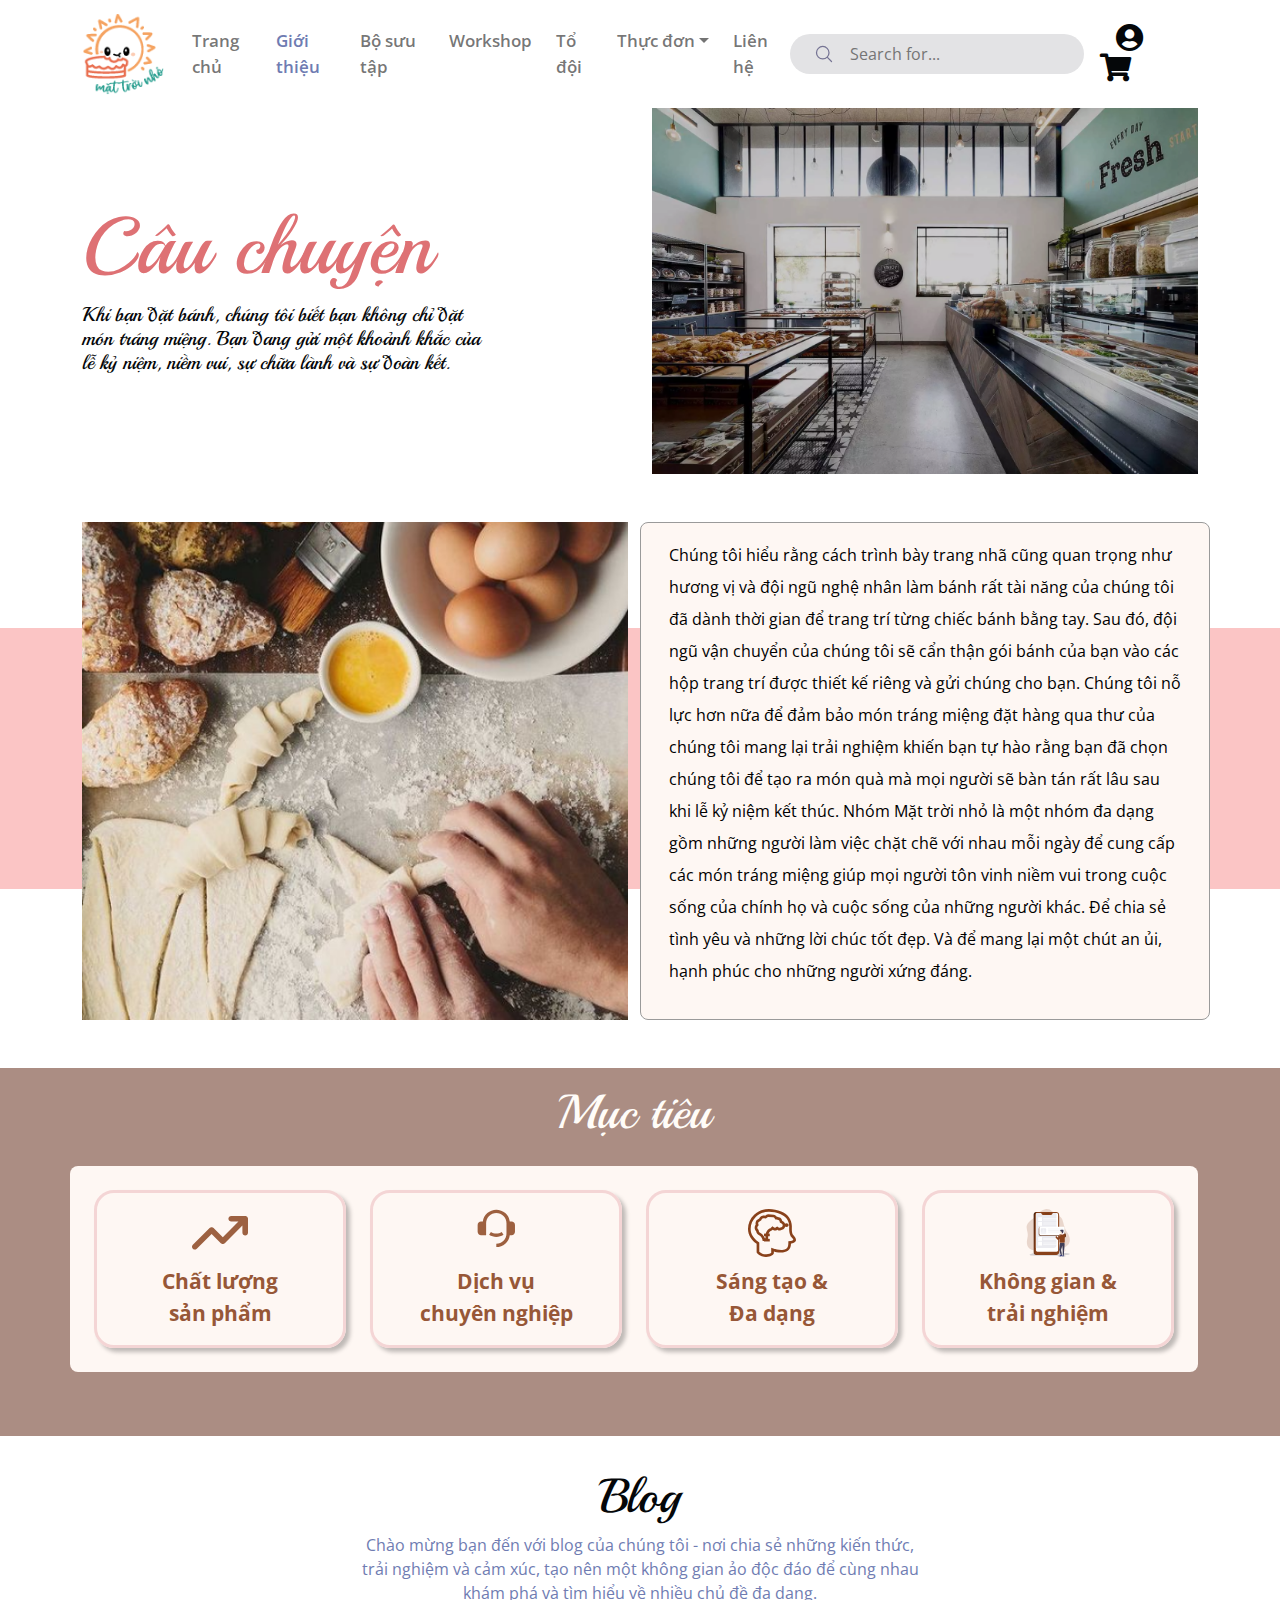
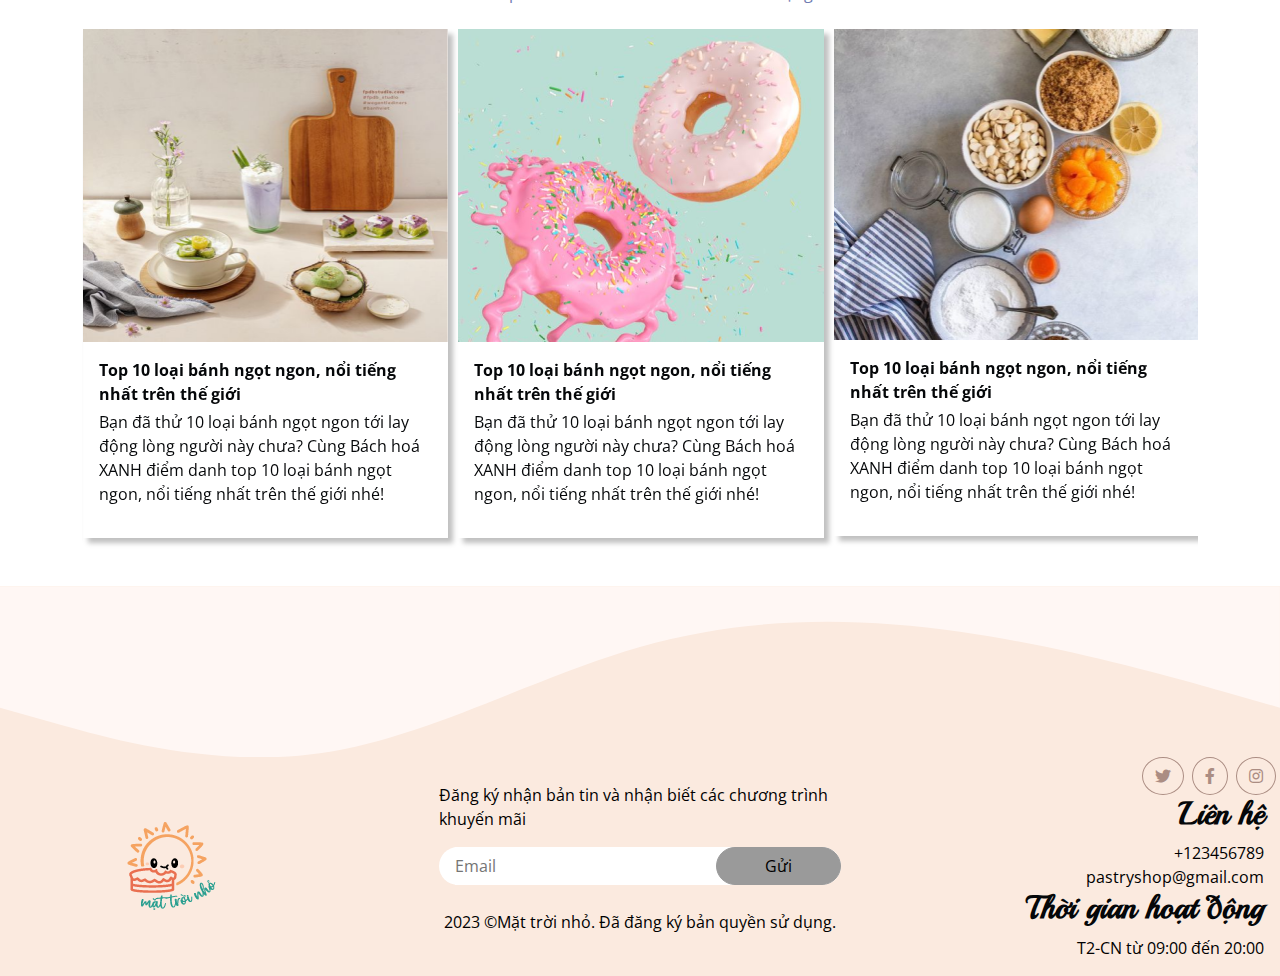
<file: about_us.html>
<!DOCTYPE html>
<html lang="en">

<head>
    <meta charset="UTF-8" />
    <meta name="viewport" content="width=device-width, initial-scale=1.0" />
    <meta property="og:image" content="./img/about.png" />
    <title>Về chúng tôi</title>
    <!-- font Google -->
    <link rel="preconnect" href="https://fonts.googleapis.com" />
    <link rel="preconnect" href="https://fonts.gstatic.com" crossorigin />
    <link href="https://fonts.googleapis.com/css2?family=Open+Sans:wght@400;600&family=Playball&display=swap"
        rel="stylesheet" />

    <!-- font awesome -->

    <link rel="stylesheet" href="https://use.fontawesome.com/releases/v5.15.4/css/all.css" />
    <!-- owl css -->
    <link rel="stylesheet" href="./css/owl.carousel.min.css" />
    <link rel="stylesheet" href="./css/owl.theme.default.min.css" />

    <!-- bootstrap css-->
    <link rel="stylesheet" href="./css/bootstrap.min.css" />
    <!-- CSS -->
    <link rel="stylesheet" href="./css/style.css" />
    <link rel="stylesheet" href="./css/about_us.css">
</head>

<body>
    <!-- HEADER -->
    <header class="container-fluid  position-static">
        <div class="container">
            <nav class="navbar navbar-light navbar-expand-lg">
                <a href="index.html" class="navbar-brand">
                    <div>
                        <img src="./img/logo/logo-mau.png" alt="" class="img-fluid" />
                    </div>
                </a>
                <button class="navbar-toggler" type="button" data-bs-toggle="collapse" data-bs-target="#navbarCollapse"
                    aria-controls="navbarNavDropdown" aria-expanded="false" aria-label="Toggle navigation">
                    <i class="fa fa-bars"></i>
                </button>
                <div class="collapse navbar-collapse" id="navbarCollapse">
                    <div class="navbar-nav mx-auto" id="mainNav">
                        <a href="index.html" class="nav-item nav-link">Trang chủ</a>
                        <a href="./about_us.html" class="nav-item nav-link active">Giới thiệu</a>
                        <a href="#bosuutap" class="nav-item nav-link">Bộ sưu tập</a>
                        <a href="./workshop.html" class="nav-item nav-link">Workshop</a>
                        <a href="#todoi" class="nav-item nav-link">Tổ đội</a>

                        <div class="nav-item dropdown">
                            <a href="menu.html" class="nav-link dropdown-toggle" data-bs-toggle="dropdown">Thực đơn</a>
                            <div class="dropdown-menu bg-light">
                                <a href="menu.html" class="dropdown-item">Bánh ngọt</a>
                                <a href="menu.html" class="dropdown-item">Bánh sinh nhật</a>
                                <a href="menu.html" class="dropdown-item">Bánh mặn</a>
                                <a href="menu.html" class="dropdown-item">Bánh mini</a>
                            </div>
                        </div>

                        <a href="#lienhe" class="nav-item nav-link">Liên hệ</a>
                    </div>
                    <div
                        class="searchbox px-4 py-2 search nav-item position-relative d-flex gap-2 rounded-pill border-0 align-items-center">
                        <svg xmlns="http://www.w3.org/2000/svg" fill="none" viewBox="0 0 24 24" width="1.25em"
                            stroke-width="1.5" stroke="#767494" class="opacity-25">
                            <path stroke-linecap="round" stroke-linejoin="round"
                                d="M21 21l-5.197-5.197m0 0A7.5 7.5 0 105.196 5.196a7.5 7.5 0 0010.607 10.607z" />
                        </svg>
                        <input type="text" value="" placeholder="Search for..."
                            class="border-0 px-2 bg-transparent flex-fill" />
                    </div>

                    <div class="nav-item nav-link">
                        <a href="#" class="px-3"><i class="fa fa-user-circle text-dark fs-3"></i></a>
                        <a href="#" class=""> <i class="fa fa-shopping-cart text-dark fs-3"></i></a>
                    </div>





                </div>
            </nav>
        </div>
    </header>

    <!-- HERO -->
    <div class="hero container-fluid mb-5">
        <div class="container">
            <div class="row">
                <div class="col-lg-6 col-md-12 d-flex align-items-center">
                    <div class="content">
                        <h1>Câu chuyện</h1>
                        <h5 class="fw-light">Khi bạn đặt bánh, chúng tôi biết bạn không chỉ đặt món tráng miệng. Bạn
                            đang gửi một khoảnh khắc của lễ kỷ niệm, niềm vui, sự chữa lành và sự đoàn kết.
                        </h5>
                    </div>
                </div>

                <div class="col-lg-6 col-md-12">
                    <div class="container-img">
                        <img src="./img/about_us/BG.png" alt="" class="img-fluid">
                    </div>
                </div>
            </div>
        </div>
    </div>

    <!-- STORY -->

    <div class="story container-fluid my-5">
        <div class="container px-0">
            <div class="row g-4 w-100 mx-auto">
                <div class="col-lg-6 col-md-12">
                    <div class="container-img">
                        <img src="./img/about_us/Rectangle 4593.png" alt="" class="img-fluid">
                    </div>
                </div>
                <div class="col-lg-6 col-md-12 border-secondary border rounded bg-light">
                    <div class="story-content p-3">
                        <p class="lh-lg">Chúng tôi hiểu rằng cách trình bày trang nhã cũng quan trọng như hương vị và
                            đội
                            ngũ nghệ
                            nhân làm bánh rất tài năng của chúng tôi đã dành thời gian để trang trí từng chiếc bánh bằng
                            tay. Sau đó, đội ngũ vận chuyển của chúng tôi sẽ cẩn thận gói bánh của bạn vào các hộp trang
                            trí được thiết kế riêng và gửi chúng cho bạn. Chúng tôi nỗ lực hơn nữa để đảm bảo món tráng
                            miệng đặt hàng qua thư của chúng tôi mang lại trải nghiệm khiến bạn tự hào rằng bạn đã chọn
                            chúng tôi để tạo ra món quà mà mọi người sẽ bàn tán rất lâu sau khi lễ kỷ niệm kết thúc.
                            Nhóm Mặt trời nhỏ là một nhóm đa dạng gồm những người làm việc chặt chẽ với nhau mỗi ngày để
                            cung cấp các món tráng miệng giúp mọi người tôn vinh niềm vui trong cuộc sống của chính họ
                            và cuộc sống của những người khác. Để chia sẻ tình yêu và những lời chúc tốt đẹp. Và để mang
                            lại một chút an ủi, hạnh phúc cho những người xứng đáng.</p>
                    </div>
                </div>
            </div>
        </div>
    </div>


    <!-- AIM -->

    <div class="aim container-fluid text-center p-3">

        <div class="container ps-0">
            <h1 class="text-light display-5">Mục tiêu </h1>
            <div class="aim-container bg-light my-5 rounded">
                <div class="row g-4 px-4">
                    <div class="col-lg-3 col-md-12 my-4 ">
                        <div class="aim-list pt-3">
                            <svg xmlns="http://www.w3.org/2000/svg" width="56" height="34" viewBox="0 0 56 34"
                                fill="currentColor">
                                <path
                                    d="M55.7761 1.7355C55.492 1.05152 54.9485 0.507982 54.2645 0.223935C53.928 0.0805017 53.5666 0.00442268 53.2008 0H39.2049C38.4625 0 37.7505 0.294914 37.2255 0.819864C36.7006 1.34481 36.4057 2.0568 36.4057 2.79919C36.4057 3.54158 36.7006 4.25356 37.2255 4.77851C37.7505 5.30346 38.4625 5.59838 39.2049 5.59838H46.4548L30.8073 21.2458L21.598 12.0085C21.3378 11.7462 21.0282 11.5379 20.6871 11.3958C20.3459 11.2537 19.9801 11.1805 19.6105 11.1805C19.241 11.1805 18.8752 11.2537 18.534 11.3958C18.1929 11.5379 17.8833 11.7462 17.6231 12.0085L0.827995 28.8037C0.565632 29.0639 0.357388 29.3735 0.215277 29.7146C0.0731659 30.0557 0 30.4215 0 30.7911C0 31.1606 0.0731659 31.5265 0.215277 31.8676C0.357388 32.2087 0.565632 32.5183 0.827995 32.7785C1.08822 33.0409 1.39781 33.2491 1.73892 33.3912C2.08002 33.5333 2.44589 33.6065 2.81542 33.6065C3.18495 33.6065 3.55081 33.5333 3.89192 33.3912C4.23303 33.2491 4.54262 33.0409 4.80284 32.7785L19.6105 17.9428L28.8199 27.1801C29.0801 27.4425 29.3897 27.6507 29.7308 27.7928C30.0719 27.9349 30.4378 28.0081 30.8073 28.0081C31.1768 28.0081 31.5427 27.9349 31.8838 27.7928C32.2249 27.6507 32.5345 27.4425 32.7947 27.1801L50.4016 9.54523V16.7951C50.4016 17.5375 50.6965 18.2495 51.2215 18.7745C51.7464 19.2994 52.4584 19.5943 53.2008 19.5943C53.9432 19.5943 54.6552 19.2994 55.1801 18.7745C55.7051 18.2495 56 17.5375 56 16.7951V2.79919C55.9956 2.4334 55.9195 2.07202 55.7761 1.7355Z"
                                    fill="#9D6141" />
                            </svg>
                            <p>Chất lượng <br> sản phẩm</p>
                        </div>
                    </div>
                    <div class="col-lg-3 col-md-12 my-4">
                        <div class="aim-list pt-3">
                            <svg xmlns="http://www.w3.org/2000/svg" width="56" height="66" viewBox="0 13 56 66"
                                fill="none">
                                <path
                                    d="M49.4206 30.3308C50.6583 30.3308 51.8452 30.8225 52.7204 31.6977C53.5956 32.5728 54.0872 33.7598 54.0872 34.9975V44.3308C54.0872 45.5685 53.5956 46.7555 52.7204 47.6307C51.8452 48.5058 50.6583 48.9975 49.4206 48.9975H46.9426C46.3737 53.5085 44.1782 57.6569 40.768 60.6641C37.3578 63.6714 32.9673 65.3307 28.4206 65.3308V60.6642C32.1336 60.6642 35.6946 59.1892 38.3201 56.5637C40.9456 53.9381 42.4206 50.3772 42.4206 46.6642V32.6642C42.4206 28.9511 40.9456 25.3902 38.3201 22.7647C35.6946 20.1392 32.1336 18.6642 28.4206 18.6642C24.7075 18.6642 21.1466 20.1392 18.5211 22.7647C15.8956 25.3902 14.4206 28.9511 14.4206 32.6642V48.9975H7.42057C6.1829 48.9975 4.99591 48.5058 4.12074 47.6307C3.24557 46.7555 2.75391 45.5685 2.75391 44.3308V34.9975C2.75391 33.7598 3.24557 32.5728 4.12074 31.6977C4.99591 30.8225 6.1829 30.3308 7.42057 30.3308H9.89857C10.468 25.8202 12.6638 21.6725 16.0739 18.6657C19.4841 15.659 23.8742 14 28.4206 14C32.967 14 37.3571 15.659 40.7672 18.6657C44.1774 21.6725 46.3732 25.8202 46.9426 30.3308H49.4206ZM18.5272 48.4958L21.0006 44.5385C23.2244 45.9316 25.7964 46.6684 28.4206 46.6642C31.0447 46.6684 33.6167 45.9316 35.8406 44.5385L38.3139 48.4958C35.3489 50.3535 31.9195 51.3362 28.4206 51.3308C24.9216 51.3362 21.4923 50.3535 18.5272 48.4958Z"
                                    fill="#89411A" fill-opacity="0.83" />
                            </svg>
                            <p>Dịch vụ <br> chuyên nghiệp</p>
                        </div>

                    </div>
                    <div class="col-lg-3 col-md-12 my-4">
                        <div class="aim-list pt-3">
                            <svg xmlns="http://www.w3.org/2000/svg" width="56" height="56" viewBox="0 0 56 56"
                                fill="none">
                                <path
                                    d="M47.4427 18.7917C47.4427 20.0573 46.3047 21.0833 44.901 21.0833C43.4974 21.0833 42.3594 20.0573 42.3594 18.7917C42.3594 17.5261 43.4974 16.5 44.901 16.5C46.3047 16.5 47.4427 17.5261 47.4427 18.7917Z"
                                    fill="#89411A" />
                                <path d="M18.6406 31.778H25.4184V28.7224H18.6406V31.778Z" fill="#89411A" />
                                <path d="M25.4184 37.8891H18.6406V34.8335H25.4184V37.8891Z" fill="#89411A" />
                                <path fill-rule="evenodd" clip-rule="evenodd"
                                    d="M32.2351 25.1155C32.9964 25.1155 33.1229 24.9739 33.3654 24.7026C33.5059 24.5455 33.6852 24.3447 34.0494 24.1028C35.0577 24.7613 36.2475 25.1064 37.4616 25.0928L41.3185 23.727C42.4054 22.8551 43.1514 21.6463 43.4319 20.3032C43.7125 18.96 43.5104 17.5637 42.8596 16.3482C42.2087 15.1325 41.1485 14.1715 39.8566 13.6257C39.5616 12.3252 38.8186 11.162 37.7507 10.3291L33.9859 9.04706H33.562C32.7245 7.85799 31.4675 7.00975 30.0295 6.66379L23.5133 6.22217C22.1716 6.33059 20.9065 6.87519 19.9215 7.76823C19.4561 7.66152 18.9798 7.60615 18.5015 7.60335C17.3437 7.60568 16.2112 7.93406 15.241 8.54881C14.2707 9.16372 13.5041 10.0387 13.0335 11.0682L9.96659 13.1823C9.20359 14.1886 8.79277 15.4068 8.79479 16.6575C8.78717 17.1803 8.85857 17.7015 9.00666 18.2043C8.20197 19.2202 7.76937 20.4689 7.77746 21.7516C7.77543 23.2393 8.35954 24.6712 9.40939 25.7528C9.49401 26.8179 9.87652 27.8402 10.5152 28.709C11.1541 29.5777 12.0249 30.26 13.0335 30.682C14.1957 31.3909 15.1797 32.3444 15.9132 33.4724C16.6468 34.6002 16.9495 35.8737 17.1106 37.1992H23.5133V31.012C23.5119 29.9134 23.8269 28.8364 24.4225 27.9032C24.5129 27.7615 24.5972 27.624 24.6789 27.491C25.1351 26.7477 25.5055 26.144 26.3645 25.7321C27.3132 25.3788 28.1681 24.8218 28.8653 24.1028C29.8584 24.7625 31.0328 25.1155 32.2351 25.1155ZM34.5739 20.7207L35.7507 21.4893C36.1218 21.7317 36.549 21.8892 36.9979 21.9477L39.6914 20.9939C40.0465 20.6107 40.2842 20.1484 40.3866 19.6583C40.5169 19.0342 40.4245 18.3827 40.1168 17.8079C39.808 17.2313 39.2947 16.7569 38.6457 16.4826L37.1756 15.8615L36.8225 14.305C36.719 13.8491 36.4916 13.4197 36.1564 13.0641L33.4706 12.1493H31.9478L31.0184 10.8296C30.6632 10.3254 30.1362 9.93637 29.5112 9.73803L23.5741 9.33577C22.9807 9.42148 22.4361 9.67923 22.0111 10.0644L20.8083 11.155L19.2257 10.7918C18.9869 10.737 18.7419 10.7081 18.4955 10.7057C17.9245 10.7092 17.3727 10.8723 16.9062 11.1681C16.4372 11.4652 16.0791 11.8799 15.8631 12.3526L15.5062 13.1335L12.2242 15.3961C12.0132 15.784 11.9051 16.2123 11.9059 16.6436V16.6685L11.9054 16.6935C11.9025 16.9032 11.9311 17.1129 11.991 17.3164L12.4465 18.8629L11.4456 20.1268C11.0755 20.5942 10.8848 21.1564 10.8884 21.7234L10.8886 21.7351V21.7468C10.8876 22.4122 11.148 23.0685 11.6416 23.577L12.4219 24.3808L12.5107 25.4972C12.549 25.9797 12.7226 26.4503 13.0219 26.8572C13.3216 27.2651 13.7383 27.5956 14.2341 27.803L14.452 27.8942L14.6538 28.0174C15.1163 28.2995 15.5583 28.611 15.9773 28.9496C16.5178 29.373 17.192 29.9943 18.0647 31.1084C18.9785 32.2751 19.4785 33.5794 19.6141 34.0857H20.4101V32.7246C20.4101 32.5888 20.4072 32.4261 20.4039 32.244C20.3876 31.35 20.3625 29.9766 20.635 28.8966C20.9631 27.5961 21.6376 26.3262 22.4823 25.117C23.3268 23.9079 24.603 23.0632 25.0828 22.8809C25.5629 22.6986 26.049 22.5102 26.523 22.0363C26.9022 21.6572 27.953 20.5658 28.431 20.0675C28.9717 20.4301 30.1555 21.2233 30.5638 21.4955C30.9722 21.7678 31.5118 21.9208 31.7305 21.9635C31.7892 21.9148 31.9735 21.7678 32.2409 21.5683C32.5083 21.3691 33.5595 20.6711 34.0517 20.3471L34.5739 20.7207Z"
                                    fill="#89411A" />
                                <path fill-rule="evenodd" clip-rule="evenodd"
                                    d="M52.4449 30.1246C52.4449 30.1246 56.4842 33.7585 55.9516 36.6739C55.419 39.5895 50.1589 40.3923 50.1589 40.3923C50.1589 52.1722 38.9099 51.4223 33.2953 50.3144C31.4281 49.9459 30.1841 49.5379 30.1841 49.5379V51.7516C30.1841 51.7516 30.0672 52.1224 29.7064 52.6445C28.8495 53.8844 26.6168 55.977 21.3064 55.977C17.7532 56.2584 11.6715 53.9325 10.0593 50.6529V40.6224C4.37766 36.3759 0 30.6552 0 23.2395C0 17.0761 2.57214 11.165 7.15058 6.8068C11.729 2.44848 17.9387 2.07456e-05 24.4137 2.07456e-05C29.3581 -0.00531481 34.244 1.0186 38.7288 3.00005C42.2633 4.41686 45.3578 6.67162 47.7176 9.5494C49.8723 12.5725 51.0667 16.1226 51.1577 19.7748C51.1773 20.6141 51.1655 21.4099 51.1541 22.1799C51.114 24.8984 51.0785 27.2928 52.4449 30.1246ZM49.9091 32.0281L49.6429 31.4767C47.9237 27.9135 47.985 24.6069 48.0371 21.8055C48.0497 21.1224 48.0618 20.4695 48.0474 19.8501C47.9727 16.8639 47.0064 13.9471 45.2446 11.4405C43.2334 9.01631 40.5972 7.1008 37.5713 5.88778L37.5211 5.86765L37.4716 5.8458C33.3872 4.04131 28.9311 3.10626 24.4169 3.11113H24.4137C18.7157 3.11113 13.2802 5.26721 9.29569 9.06018C5.31626 12.8481 3.11111 17.952 3.11111 23.2395C3.11111 29.2793 6.64424 34.186 11.9219 38.1304L13.1704 39.0636V49.7505C13.6904 50.3675 14.6977 51.1359 16.2114 51.8042C18.0676 52.6235 19.9498 52.9635 21.0608 52.8755L21.1834 52.8658H21.3064C24.4616 52.8658 25.9498 51.9986 26.5913 51.4677C26.8123 51.2846 26.9676 51.1131 27.073 50.9768V45.2433L31.1491 46.5803L31.1515 46.5811L31.1537 46.5817L31.1771 46.5892C31.203 46.5973 31.2469 46.611 31.3074 46.6292C31.4283 46.6657 31.6153 46.7205 31.8585 46.7866C32.3464 46.9193 33.0541 47.096 33.9066 47.264C35.6379 47.605 37.8434 47.8851 39.97 47.747C42.1303 47.6067 43.8646 47.0585 45.0218 46.074C46.062 45.189 47.0478 43.6022 47.0478 40.3923V37.72L49.6785 37.3185L49.6952 37.3157C49.7149 37.3123 49.7516 37.3059 49.8028 37.2961C49.9056 37.2765 50.0641 37.244 50.2603 37.1967C50.6619 37.1 51.1759 36.9522 51.6776 36.7469C52.199 36.5338 52.577 36.3109 52.801 36.1195C52.8351 36.0903 52.8615 36.0657 52.8816 36.0455C52.8693 35.9626 52.836 35.8139 52.7445 35.5877C52.5736 35.1653 52.2791 34.6721 51.8985 34.1583C51.5267 33.6568 51.1309 33.2131 50.8222 32.8913C50.6702 32.7328 50.5451 32.6099 50.4627 32.5305C50.4215 32.491 50.3914 32.4629 50.3742 32.4469L50.3642 32.4375L50.3622 32.4358L50.3606 32.4344L50.3586 32.4325L49.9091 32.0281ZM52.938 35.9803C52.938 35.9803 52.9377 35.9811 52.9366 35.9826L52.9337 35.9868C52.9362 35.9825 52.9377 35.9803 52.938 35.9803Z"
                                    fill="#89411A" />
                            </svg>
                            <p>Sáng tạo & <br> Đa dạng
                            </p>
                        </div>

                    </div>
                    <div class="col-lg-3 col-md-12 my-4">
                        <div class="aim-list pt-3">
                            <svg xmlns="http://www.w3.org/2000/svg" width="51" height="56" viewBox="0 0 51 56"
                                fill="none">
                                <path opacity="0.18"
                                    d="M49.0688 53.4274C47.4462 53.615 45.8236 53.7744 44.2011 53.9151C44.2194 53.9546 44.2414 53.9923 44.2667 54.0277C44.4356 54.2809 44.7826 54.3278 45.0733 54.4497C45.3641 54.5716 45.6267 54.9187 45.4391 55.1625C45.3453 55.2845 45.1765 55.322 45.0264 55.3407L43.3476 55.6221C41.303 55.9597 39.1458 56.2974 37.2137 55.5564C36.4165 55.2469 36.3602 54.7874 36.6322 54.4028C26.2496 54.853 15.8202 54.506 5.41883 54.1684C4.57472 54.1684 3.62744 53.9433 3.40234 53.0898C8.75776 50.6794 13.9537 50.67 19.7594 50.5105L40.1587 49.9666C40.5057 49.9572 40.8809 49.9572 41.181 50.1354C41.4812 50.3136 41.65 50.67 41.9032 50.9326C42.6535 51.711 43.9103 51.5516 44.9889 51.4672C46.5635 51.3523 48.1451 51.5532 49.6409 52.0581C49.8472 52.1237 50.0723 52.2175 50.1755 52.4051C50.4569 52.9303 49.6597 53.3618 49.0688 53.4274Z"
                                    fill="#1D2741" />
                                <path opacity="0.18"
                                    d="M21.7942 0.192174C19.0555 0.764294 16.6451 2.39624 14.563 4.26267C12.4809 6.12909 10.6238 8.24875 8.49477 10.0683C5.20273 12.8914 0.982173 15.4237 0.147441 19.6818C-0.51847 23.0957 1.2823 26.5097 1.36671 29.9893C1.41361 32.6248 0.485085 35.1759 0.288126 37.802C0.0911664 40.3906 0.682044 43.1293 2.37965 45.0895C4.79943 47.8845 8.94496 48.541 12.6122 48.0158C16.2794 47.4906 19.7308 45.9899 23.3418 45.1927C27.6936 44.236 32.2237 44.3111 36.66 44.7894C39.3705 45.0802 42.2123 45.5022 44.7634 44.5268C47.0332 43.6639 48.8245 41.7318 49.6874 39.4621C50.5503 37.1924 50.5221 34.6319 49.7812 32.3247C48.7589 29.1264 46.4985 26.4816 45.0542 23.4521C43.8255 20.8729 43.2159 18.0592 42.5406 15.283C42.0904 13.4447 41.5839 11.5408 40.3365 10.1152C38.9203 8.47385 36.7725 7.71415 34.8686 6.67308C30.2635 4.1595 27.8062 -1.06461 21.7942 0.192174Z"
                                    fill="#89411A" />
                                <path
                                    d="M11.2235 3.42798H27.4868V53.587H11.2235C10.4375 53.587 9.68365 53.2747 9.12783 52.7189C8.57202 52.1631 8.25977 51.4092 8.25977 50.6232V6.39175C8.25977 5.60571 8.57202 4.85186 9.12783 4.29605C9.68365 3.74023 10.4375 3.42798 11.2235 3.42798Z"
                                    fill="#89411A" />
                                <path
                                    d="M11.2235 3.42798H27.4868V53.587H11.2235C10.4375 53.587 9.68365 53.2747 9.12783 52.7189C8.57202 52.1631 8.25977 51.4092 8.25977 50.6232V6.39175C8.25977 5.60571 8.57202 4.85186 9.12783 4.29605C9.68365 3.74023 10.4375 3.42798 11.2235 3.42798Z"
                                    fill="url(#paint0_linear_381_715)" />
                                <path
                                    d="M13.0238 3.42798H34.4548C35.3826 3.42798 36.2725 3.79656 36.9285 4.45263C37.5846 5.1087 37.9532 5.99853 37.9532 6.92635V50.0886C37.9532 51.0164 37.5846 51.9062 36.9285 52.5623C36.2725 53.2184 35.3826 53.587 34.4548 53.587H13.0238C12.0959 53.587 11.2061 53.2184 10.55 52.5623C9.89397 51.9062 9.52539 51.0164 9.52539 50.0886V6.92635C9.52539 5.99853 9.89397 5.1087 10.55 4.45263C11.2061 3.79656 12.0959 3.42798 13.0238 3.42798Z"
                                    fill="#89411A" />
                                <path
                                    d="M36.7068 6.43841V48.1563C36.7044 48.6257 36.5168 49.0751 36.1849 49.407C35.853 49.7389 35.4036 49.9264 34.9342 49.9289H12.5465C12.0777 49.9274 11.6286 49.7399 11.298 49.4075C10.9674 49.0751 10.7822 48.6251 10.7832 48.1563V6.43841C10.7822 5.96959 10.9674 5.51956 11.298 5.18718C11.6286 4.8548 12.0777 4.66726 12.5465 4.66577H16.9734V5.21913C16.9734 5.69175 17.1611 6.14502 17.4953 6.47921C17.8295 6.8134 18.2828 7.00115 18.7554 7.00115H28.6878C29.1604 7.00115 29.6136 6.8134 29.9478 6.47921C30.282 6.14502 30.4698 5.69175 30.4698 5.21913V4.66577H34.9342C35.167 4.66553 35.3977 4.71121 35.6128 4.8002C35.828 4.8892 36.0235 5.01976 36.1882 5.18441C36.3528 5.34907 36.4834 5.54458 36.5724 5.75976C36.6614 5.97493 36.7071 6.20555 36.7068 6.43841Z"
                                    fill="white" />
                                <path
                                    d="M21.1759 4.81593H26.3062C26.3371 4.81568 26.3677 4.82157 26.3962 4.83327C26.4248 4.84496 26.4507 4.86222 26.4726 4.88404C26.4944 4.90587 26.5117 4.93182 26.5233 4.96038C26.535 4.98894 26.5409 5.01954 26.5407 5.0504V5.0973C26.5409 5.12816 26.535 5.15876 26.5233 5.18732C26.5117 5.21588 26.4944 5.24183 26.4726 5.26365C26.4507 5.28548 26.4248 5.30274 26.3962 5.31443C26.3677 5.32613 26.3371 5.33202 26.3062 5.33177H21.1759C21.145 5.33202 21.1144 5.32613 21.0859 5.31443C21.0573 5.30274 21.0314 5.28548 21.0095 5.26365C20.9877 5.24183 20.9704 5.21588 20.9588 5.18732C20.9471 5.15876 20.9412 5.12816 20.9414 5.0973V5.0504C20.9424 4.98852 20.9674 4.92944 21.0112 4.88567C21.0549 4.84191 21.114 4.81689 21.1759 4.81593Z"
                                    fill="url(#paint1_linear_381_715)" />
                                <path
                                    d="M34.7654 4.66577V42.3788C34.7644 43.2267 34.4271 44.0396 33.8275 44.6392C33.2279 45.2388 32.415 45.5761 31.5671 45.577H10.7832V6.43841C10.7822 5.96959 10.9674 5.51956 11.298 5.18718C11.6286 4.8548 12.0777 4.66726 12.5465 4.66577H16.9734V5.21913C16.9734 5.69175 17.1611 6.14501 17.4953 6.47921C17.8295 6.8134 18.2828 7.00115 18.7554 7.00115H28.6878C29.1604 7.00115 29.6136 6.8134 29.9478 6.47921C30.282 6.14501 30.4698 5.69175 30.4698 5.21913V4.66577H34.7654Z"
                                    fill="#EBEBF0" />
                                <path
                                    d="M15.8941 21.2949H42.2116C42.6668 21.2952 43.1032 21.4761 43.425 21.7979C43.7468 22.1197 43.9277 22.5562 43.928 23.0113V29.4922C43.9277 29.9473 43.7468 30.3837 43.425 30.7056C43.1032 31.0274 42.6668 31.2083 42.2116 31.2085H15.8941C15.439 31.2083 15.0025 31.0274 14.6807 30.7056C14.3589 30.3837 14.178 29.9473 14.1777 29.4922V23.0113C14.178 22.5562 14.3589 22.1197 14.6807 21.7979C15.0025 21.4761 15.439 21.2952 15.8941 21.2949Z"
                                    fill="#89411A" />
                                <path
                                    d="M15.8941 21.2949H42.2116C42.6668 21.2952 43.1032 21.4761 43.425 21.7979C43.7468 22.1197 43.9277 22.5562 43.928 23.0113V29.4922C43.9277 29.9473 43.7468 30.3837 43.425 30.7056C43.1032 31.0274 42.6668 31.2083 42.2116 31.2085H15.8941C15.439 31.2083 15.0025 31.0274 14.6807 30.7056C14.3589 30.3837 14.178 29.9473 14.1777 29.4922V23.0113C14.178 22.5562 14.3589 22.1197 14.6807 21.7979C15.0025 21.4761 15.439 21.2952 15.8941 21.2949Z"
                                    fill="url(#paint2_linear_381_715)" />
                                <path
                                    d="M16.4097 20.676H42.7272C43.1824 20.6763 43.6188 20.8572 43.9406 21.179C44.2625 21.5008 44.4434 21.9373 44.4436 22.3924V28.8733C44.4434 29.3284 44.2625 29.7648 43.9406 30.0867C43.6188 30.4085 43.1824 30.5894 42.7272 30.5896H16.4097C15.9546 30.5894 15.5182 30.4085 15.1963 30.0867C14.8745 29.7648 14.6936 29.3284 14.6934 28.8733V22.3924C14.6936 21.9373 14.8745 21.5008 15.1963 21.179C15.5182 20.8572 15.9546 20.6763 16.4097 20.676Z"
                                    fill="white" />
                                <path d="M13.4277 9.64624H17.8734V14.0919H13.4277V9.64624Z" fill="white" />
                                <path
                                    d="M17.3871 22.4956H21.8891C22.1254 22.4956 22.352 22.5895 22.5191 22.7566C22.6862 22.9237 22.7801 23.1503 22.7801 23.3866V27.8886C22.7801 28.0056 22.757 28.1214 22.7122 28.2295C22.6675 28.3376 22.6018 28.4359 22.5191 28.5186C22.4364 28.6013 22.3381 28.667 22.23 28.7117C22.1219 28.7565 22.0061 28.7796 21.8891 28.7796H17.3871C17.2701 28.7796 17.1543 28.7565 17.0462 28.7117C16.9381 28.667 16.8398 28.6013 16.7571 28.5186C16.6744 28.4359 16.6087 28.3376 16.5639 28.2295C16.5192 28.1214 16.4961 28.0056 16.4961 27.8886V23.3866C16.4952 23.2694 16.5177 23.1531 16.5622 23.0446C16.6066 22.9361 16.6722 22.8376 16.7551 22.7547C16.8381 22.6717 16.9366 22.6061 17.0451 22.5617C17.1536 22.5172 17.2699 22.4948 17.3871 22.4956Z"
                                    fill="#EBEBF0" />
                                <path d="M13.4277 15.1611H17.8734V19.6068H13.4277V15.1611Z" fill="white" />
                                <path d="M13.4277 32.7H17.8734V37.1456H13.4277V32.7Z" fill="white" />
                                <path d="M13.4277 38.2148H17.8734V42.6605H13.4277V38.2148Z" fill="white" />
                                <path opacity="0.38"
                                    d="M22.7703 27.054V27.8887C22.7703 28.0057 22.7472 28.1216 22.7024 28.2297C22.6577 28.3378 22.592 28.436 22.5093 28.5188C22.4266 28.6015 22.3283 28.6671 22.2202 28.7119C22.1121 28.7567 21.9963 28.7797 21.8793 28.7797H17.3773C17.2603 28.7797 17.1445 28.7567 17.0364 28.7119C16.9283 28.6671 16.83 28.6015 16.7473 28.5188C16.6646 28.436 16.5989 28.3378 16.5542 28.2297C16.5094 28.1216 16.4863 28.0057 16.4863 27.8887V27.054C17.2358 26.5571 18.0835 26.2276 18.9718 26.0879C18.714 25.9435 18.5116 25.7175 18.3963 25.4454C18.2811 25.1733 18.2597 24.8706 18.3353 24.585C18.411 24.2993 18.5795 24.047 18.8144 23.8676C19.0492 23.6883 19.337 23.5921 19.6325 23.5943C19.9279 23.5964 20.2143 23.6968 20.4465 23.8795C20.6787 24.0623 20.8435 24.3171 20.915 24.6038C20.9865 24.8905 20.9606 25.1928 20.8414 25.4632C20.7223 25.7336 20.5166 25.9567 20.2567 26.0973C21.5885 26.313 22.7703 27.054 22.7703 27.054Z"
                                    fill="white" />
                                <path
                                    d="M42.2222 23.5928H25.2462C25.1716 23.5928 25.1 23.5631 25.0473 23.5104C24.9945 23.4576 24.9648 23.386 24.9648 23.3114C24.9648 23.2368 24.9945 23.1652 25.0473 23.1124C25.1 23.0597 25.1716 23.03 25.2462 23.03H42.2222C42.2969 23.03 42.3684 23.0597 42.4212 23.1124C42.474 23.1652 42.5036 23.2368 42.5036 23.3114C42.5036 23.386 42.474 23.4576 42.4212 23.5104C42.3684 23.5631 42.2969 23.5928 42.2222 23.5928Z"
                                    fill="#EBEBF0" />
                                <path
                                    d="M19.5341 10.8093H35.4409C35.5106 10.8093 35.5774 10.837 35.6266 10.8862C35.6759 10.9355 35.7035 11.0023 35.7035 11.0719C35.7035 11.1416 35.6759 11.2084 35.6266 11.2576C35.5774 11.3069 35.5106 11.3346 35.4409 11.3346H19.5341C19.4644 11.3346 19.3977 11.3069 19.3484 11.2576C19.2992 11.2084 19.2715 11.1416 19.2715 11.0719C19.2715 11.0023 19.2992 10.9355 19.3484 10.8862C19.3977 10.837 19.4644 10.8093 19.5341 10.8093Z"
                                    fill="white" />
                                <path
                                    d="M35.4409 13.1168H19.5341C19.4644 13.1168 19.3977 13.0891 19.3484 13.0399C19.2992 12.9906 19.2715 12.9238 19.2715 12.8542C19.2715 12.7845 19.2992 12.7177 19.3484 12.6685C19.3977 12.6192 19.4644 12.5916 19.5341 12.5916H35.4409C35.5106 12.5916 35.5774 12.6192 35.6266 12.6685C35.6759 12.7177 35.7035 12.7845 35.7035 12.8542C35.7021 12.9234 35.674 12.9893 35.625 13.0383C35.5761 13.0872 35.5101 13.1153 35.4409 13.1168Z"
                                    fill="white" />
                                <path
                                    d="M35.4409 16.6993H19.5341C19.4644 16.6993 19.3977 16.6716 19.3484 16.6224C19.2992 16.5731 19.2715 16.5063 19.2715 16.4367C19.2715 16.367 19.2992 16.3002 19.3484 16.251C19.3977 16.2017 19.4644 16.1741 19.5341 16.1741H35.4409C35.5106 16.1741 35.5774 16.2017 35.6266 16.251C35.6759 16.3002 35.7035 16.367 35.7035 16.4367C35.7021 16.5059 35.674 16.5718 35.625 16.6208C35.5761 16.6697 35.5101 16.6979 35.4409 16.6993Z"
                                    fill="white" />
                                <path
                                    d="M35.4409 18.2093H19.5341C19.4644 18.2093 19.3977 18.1816 19.3484 18.1324C19.2992 18.0831 19.2715 18.0163 19.2715 17.9467C19.2715 17.877 19.2992 17.8102 19.3484 17.761C19.3977 17.7117 19.4644 17.6841 19.5341 17.6841H35.4409C35.5106 17.6841 35.5774 17.7117 35.6266 17.761C35.6759 17.8102 35.7035 17.877 35.7035 17.9467C35.7021 18.0159 35.674 18.0819 35.625 18.1308C35.5761 18.1797 35.5101 18.2079 35.4409 18.2093Z"
                                    fill="white" />
                                <path
                                    d="M35.4409 34.4351H19.5341C19.4644 34.4351 19.3977 34.4075 19.3484 34.3582C19.2992 34.309 19.2715 34.2422 19.2715 34.1725C19.2715 34.1029 19.2992 34.0361 19.3484 33.9868C19.3977 33.9376 19.4644 33.9099 19.5341 33.9099H35.4409C35.5106 33.9099 35.5774 33.9376 35.6266 33.9868C35.6759 34.0361 35.7035 34.1029 35.7035 34.1725C35.7021 34.2417 35.674 34.3077 35.625 34.3566C35.5761 34.4056 35.5101 34.4337 35.4409 34.4351Z"
                                    fill="white" />
                                <path
                                    d="M35.4409 35.9451H19.5341C19.4644 35.9451 19.3977 35.9175 19.3484 35.8682C19.2992 35.819 19.2715 35.7522 19.2715 35.6825C19.2715 35.6129 19.2992 35.5461 19.3484 35.4968C19.3977 35.4476 19.4644 35.4199 19.5341 35.4199H35.4409C35.5106 35.4199 35.5774 35.4476 35.6266 35.4968C35.6759 35.5461 35.7035 35.6129 35.7035 35.6825C35.7021 35.7517 35.674 35.8177 35.625 35.8666C35.5761 35.9156 35.5101 35.9437 35.4409 35.9451Z"
                                    fill="white" />
                                <path
                                    d="M35.4409 39.95H19.5341C19.4644 39.95 19.3977 39.9224 19.3484 39.8731C19.2992 39.8239 19.2715 39.7571 19.2715 39.6874C19.2715 39.6529 19.2783 39.6188 19.2915 39.5869C19.3047 39.5551 19.324 39.5261 19.3484 39.5017C19.3728 39.4773 19.4017 39.458 19.4336 39.4448C19.4655 39.4316 19.4996 39.4248 19.5341 39.4248H35.4409C35.4754 39.4248 35.5096 39.4316 35.5414 39.4448C35.5733 39.458 35.6022 39.4773 35.6266 39.5017C35.651 39.5261 35.6703 39.5551 35.6835 39.5869C35.6967 39.6188 35.7035 39.6529 35.7035 39.6874C35.7021 39.7566 35.674 39.8226 35.625 39.8715C35.5761 39.9205 35.5101 39.9486 35.4409 39.95Z"
                                    fill="white" />
                                <path
                                    d="M35.4409 41.4598H19.5341C19.4644 41.4598 19.3977 41.4321 19.3484 41.3829C19.2992 41.3336 19.2715 41.2668 19.2715 41.1972C19.2715 41.1275 19.2992 41.0607 19.3484 41.0115C19.3977 40.9622 19.4644 40.9346 19.5341 40.9346H35.4409C35.5106 40.9346 35.5774 40.9622 35.6266 41.0115C35.6759 41.0607 35.7035 41.1275 35.7035 41.1972C35.7021 41.2664 35.674 41.3323 35.625 41.3813C35.5761 41.4302 35.5101 41.4584 35.4409 41.4598Z"
                                    fill="white" />
                                <path
                                    d="M42.2222 25.4031H25.2462C25.1716 25.4031 25.1 25.3734 25.0473 25.3207C24.9945 25.2679 24.9648 25.1963 24.9648 25.1217C24.9648 25.0471 24.9945 24.9755 25.0473 24.9227C25.1 24.87 25.1716 24.8403 25.2462 24.8403H42.2222C42.2969 24.8403 42.3684 24.87 42.4212 24.9227C42.474 24.9755 42.5036 25.0471 42.5036 25.1217C42.5036 25.1963 42.474 25.2679 42.4212 25.3207C42.3684 25.3734 42.2969 25.4031 42.2222 25.4031Z"
                                    fill="#EBEBF0" />
                                <path
                                    d="M42.2222 27.2134H25.2462C25.1716 27.2134 25.1 27.1837 25.0473 27.131C24.9945 27.0782 24.9648 27.0066 24.9648 26.932C24.9648 26.8574 24.9945 26.7858 25.0473 26.733C25.1 26.6803 25.1716 26.6506 25.2462 26.6506H42.2222C42.2969 26.6506 42.3684 26.6803 42.4212 26.733C42.474 26.7858 42.5036 26.8574 42.5036 26.932C42.5036 27.0066 42.474 27.0782 42.4212 27.131C42.3684 27.1837 42.2969 27.2134 42.2222 27.2134Z"
                                    fill="#EBEBF0" />
                                <path
                                    d="M38.9966 39.4811L37.9274 47.2656C37.882 47.5943 37.9174 47.9292 38.0306 48.2411L39.9439 53.8685L41.06 53.5214L40.2159 47.9222C40.1987 47.8064 40.2051 47.6884 40.2347 47.5752L41.6884 42.5668L42.3168 53.8591H43.3485L44.2395 42.7074C44.5396 40.8504 43.9863 39.4717 43.9863 39.4717L38.9966 39.4811Z"
                                    fill="#3F3D56" />
                                <path
                                    d="M44.4742 32.6156V37.9616C44.4742 38.6182 44.3711 39.1434 43.7145 39.1434H39.1376C38.481 39.1434 38.4623 38.6182 38.4529 37.9616L38.4154 34.3226C38.4154 34.3226 37.4306 36.0858 36.6427 35.917C35.8549 35.7482 33.5195 32.5218 33.5195 32.5218L34.6825 31.5464L36.6427 33.516C36.6427 33.516 36.9616 32.8032 37.4118 31.1994C37.862 29.5956 39.3627 29.5862 39.3627 29.5862H43.3394C44.7744 29.5862 44.4742 32.6156 44.4742 32.6156Z"
                                    fill="#89411A" />
                                <path
                                    d="M44.4462 27.2131C44.4462 27.2131 45.8999 30.1957 45.975 31.218C46.05 32.2403 44.4931 33.619 44.4931 33.619L43.3301 29.586H44.4368V27.2131H44.4462Z"
                                    fill="#89411A" />
                                <path
                                    d="M44.4462 27.2131C44.4462 27.2131 45.8999 30.1957 45.975 31.218C46.05 32.2403 44.4931 33.619 44.4931 33.619L43.3301 29.586H44.4368V27.2131H44.4462Z"
                                    fill="url(#paint3_linear_381_715)" />
                                <path
                                    d="M44.5026 33.6192C44.5026 33.6192 45.4499 31.0119 45.3467 30.421C45.2435 29.8301 44.4463 27.9355 44.4463 27.9355V29.5956L43.0488 29.6238L44.5026 33.6192Z"
                                    fill="#89411A" />
                                <path d="M38.9941 39.115H43.9838V39.4808H38.9941V39.115Z" fill="#89411A" />
                                <path d="M38.9941 39.115H43.9838V39.4808H38.9941V39.115Z"
                                    fill="url(#paint4_linear_381_715)" />
                                <path d="M40.6934 25.9563H42.1284V29.6141H40.6934V25.9563Z"
                                    fill="url(#paint5_linear_381_715)" />
                                <path
                                    d="M42.1281 25.5532V29.6143H41.3684V29.3705C41.3684 29.2262 41.3111 29.0878 41.2091 28.9858C41.1071 28.8838 40.9687 28.8265 40.8244 28.8265H40.7775C40.5983 28.8274 40.4206 28.7928 40.2547 28.7249C40.0887 28.657 39.9379 28.557 39.8107 28.4307C39.6835 28.3043 39.5824 28.1542 39.5134 27.9887C39.4443 27.8233 39.4086 27.6458 39.4082 27.4665V25.5626H42.1281V25.5532Z"
                                    fill="url(#paint6_linear_381_715)" />
                                <path
                                    d="M39.7741 24.3149C40.0742 24.1461 40.44 24.1273 40.7964 24.118L41.5373 24.0992C41.7033 24.0914 41.8695 24.0977 42.0344 24.118C42.1928 24.1441 42.3445 24.2013 42.4808 24.2862C42.6171 24.3712 42.7352 24.4822 42.8285 24.6129C42.9217 24.7436 42.9882 24.8915 43.0242 25.048C43.0601 25.2044 43.0648 25.3665 43.038 25.5248C43.0216 25.6116 42.9965 25.6964 42.9629 25.778C42.9344 25.8372 42.9154 25.9005 42.9067 25.9656C42.9226 26.0681 42.9576 26.1667 43.0098 26.2564C43.113 26.5377 42.9442 26.8379 42.7566 27.063C42.569 27.2881 42.3439 27.5225 42.3158 27.8227C42.3064 27.9165 42.3158 28.029 42.2501 28.104C42.2097 28.1409 42.1579 28.1628 42.1034 28.1662C42.0488 28.1696 41.9947 28.1543 41.95 28.1228C41.8642 28.0576 41.7937 27.9744 41.7437 27.8789C41.753 28.0196 41.5561 28.0947 41.4342 28.029C41.3769 27.9894 41.3288 27.9379 41.2932 27.878C41.2575 27.8181 41.2353 27.7513 41.2278 27.682C41.2116 27.5443 41.1702 27.4108 41.1059 27.2881C41.0402 27.1943 40.9371 27.1286 40.9089 27.0161C40.8527 26.8285 41.0402 26.6222 40.9652 26.4346C40.9089 26.2845 40.6932 26.2376 40.5431 26.3033C40.3995 26.3829 40.2797 26.4995 40.1961 26.6409C40.3368 26.4533 40.2243 26.1344 40.0742 25.9844C39.8397 25.7311 39.4927 25.9469 39.2957 25.7687C38.93 25.4123 39.4458 24.5025 39.7741 24.3149Z"
                                    fill="#3F3D56" />
                                <path opacity="0.25"
                                    d="M41.8085 29.6047C41.8085 29.6047 41.2457 30.3363 40.4766 30.3363C39.7076 30.3363 37.4472 32.5497 37.2972 33.2156C37.1471 33.8815 36.6406 33.5157 36.6406 33.5157C36.6406 33.5157 36.9595 32.8029 37.4097 31.1991C37.8599 29.5953 39.3605 29.5859 39.3605 29.5859H41.3864L41.8085 29.6047Z"
                                    fill="white" />
                                <path
                                    d="M41.0493 53.4275L41.4432 54.3935L39.8581 55.1439L38.3856 55.247C38.3856 55.247 38.1324 54.281 38.8171 54.1966C39.2171 54.1509 39.5984 54.0022 39.9238 53.7651L41.0493 53.4275Z"
                                    fill="#222A72" />
                                <path
                                    d="M42.3062 53.8589C42.1071 53.9423 41.9342 54.0778 41.8055 54.2511C41.6768 54.4243 41.597 54.629 41.5746 54.8437L41.5371 55.247H43.3379V53.8589H42.3062Z"
                                    fill="#222A72" />
                                <path
                                    d="M45.78 48.2646L45.0203 47.3267C45.0203 47.3267 44.7577 46.3231 44.617 46.9421C44.5326 47.2892 44.3075 47.9176 44.3075 47.9176H43.1445C43.1445 47.9176 43.9605 48.7804 44.3075 48.9399C44.4659 49.0095 44.6332 49.0568 44.8046 49.0806L45.78 48.2646Z"
                                    fill="url(#paint7_linear_381_715)" />
                                <defs>
                                    <linearGradient id="paint0_linear_381_715" x1="-5.47299" y1="61.7936" x2="34.7302"
                                        y2="6.19854" gradientUnits="userSpaceOnUse">
                                        <stop stop-opacity="0" />
                                        <stop offset="0.85" stop-opacity="0.51" />
                                        <stop offset="0.99" />
                                    </linearGradient>
                                    <linearGradient id="paint1_linear_381_715" x1="23.7645" y1="4.15939" x2="23.712"
                                        y2="6.18432" gradientUnits="userSpaceOnUse">
                                        <stop stop-opacity="0" />
                                        <stop offset="0.85" stop-opacity="0.51" />
                                        <stop offset="0.99" />
                                    </linearGradient>
                                    <linearGradient id="paint2_linear_381_715" x1="29.0782" y1="20.8616" x2="28.9994"
                                        y2="37.8948" gradientUnits="userSpaceOnUse">
                                        <stop stop-opacity="0" />
                                        <stop offset="0.85" stop-opacity="0.51" />
                                        <stop offset="0.99" />
                                    </linearGradient>
                                    <linearGradient id="paint3_linear_381_715" x1="40.1281" y1="37.2684" x2="47.3668"
                                        y2="26.1739" gradientUnits="userSpaceOnUse">
                                        <stop stop-opacity="0" />
                                        <stop offset="0.85" stop-opacity="0.51" />
                                        <stop offset="0.99" />
                                    </linearGradient>
                                    <linearGradient id="paint4_linear_381_715" x1="41.3258" y1="1.59305" x2="41.8013"
                                        y2="-0.608213" gradientUnits="userSpaceOnUse">
                                        <stop stop-opacity="0" />
                                        <stop offset="0.85" stop-opacity="0.51" />
                                        <stop offset="0.99" />
                                    </linearGradient>
                                    <linearGradient id="paint5_linear_381_715" x1="40.9654" y1="27.7936" x2="43.3279"
                                        y2="27.7505" gradientUnits="userSpaceOnUse">
                                        <stop stop-color="#ECC4D7" />
                                        <stop offset="0.42" stop-color="#EFD4D1" />
                                        <stop offset="1" stop-color="#F2EAC9" />
                                    </linearGradient>
                                    <linearGradient id="paint6_linear_381_715" x1="41.1021" y1="27.4121" x2="40.6153"
                                        y2="27.6701" gradientUnits="userSpaceOnUse">
                                        <stop stop-color="#ECC4D7" />
                                        <stop offset="0.42" stop-color="#EFD4D1" />
                                        <stop offset="1" stop-color="#F2EAC9" />
                                    </linearGradient>
                                    <linearGradient id="paint7_linear_381_715" x1="43.1445" y1="47.9101" x2="45.7838"
                                        y2="47.9101" gradientUnits="userSpaceOnUse">
                                        <stop stop-color="#ECC4D7" />
                                        <stop offset="0.42" stop-color="#EFD4D1" />
                                        <stop offset="1" stop-color="#F2EAC9" />
                                    </linearGradient>
                                </defs>
                            </svg>
                            <p>Không gian & <br> trải nghiệm</p>
                        </div>

                    </div>
                </div>
            </div>

        </div>
    </div>


    <!-- BLOG -->

    <div class="blog container-fluid py-3 my-3">
        <div class="container">
            <div class="text-center">
                <h1 class="display-5">Blog</h1>
                <p class="text-content">Chào mừng bạn đến với blog của chúng tôi - nơi chia sẻ những kiến thức, trải
                    nghiệm và cảm xúc, tạo
                    nên một không gian ảo độc đáo để cùng nhau khám phá và tìm hiểu về nhiều chủ đề đa dạng. </p>
            </div>
            <div class="justify-content-center mt-4 owl-carousel owl-theme">

                <div class="product-item">
                    <div class="overflow-hidden">
                        <img src="./img/about_us/R1.png" class="img-fluid w-100" alt="" />
                    </div>
                    <div class="product-content m-3  pb-3">

                        <p class="fw-bold text-dark mb-1">Top 10 loại bánh ngọt ngon, nổi tiếng nhất trên thế giới
                        </p>
                        <p class="text-dark">Bạn đã thử 10 loại bánh ngọt ngon tới lay động lòng người này chưa?
                            Cùng Bách hoá XANH
                            điểm danh top 10 loại bánh ngọt ngon, nổi tiếng nhất trên thế giới nhé!</p>
                    </div>
                </div>


                <div class="product-item">
                    <div class="overflow-hidden">
                        <img src="./img/about_us/R2.png" class="img-fluid w-100" alt="" />
                    </div>
                    <div class="product-content m-3  pb-3">

                        <p class="fw-bold text-dark mb-1">Top 10 loại bánh ngọt ngon, nổi tiếng nhất trên thế giới
                        </p>
                        <p class="text-dark">Bạn đã thử 10 loại bánh ngọt ngon tới lay động lòng người này chưa?
                            Cùng Bách hoá XANH
                            điểm danh top 10 loại bánh ngọt ngon, nổi tiếng nhất trên thế giới nhé!</p>
                    </div>
                </div>



                <div class="product-item">
                    <div class="overflow-hidden">
                        <img src="./img/about_us/R3.png" class="img-fluid w-100" alt="" />
                    </div>
                    <div class="product-content m-3  pb-3">

                        <p class="fw-bold text-dark mb-1">Top 10 loại bánh ngọt ngon, nổi tiếng nhất trên thế giới
                        </p>
                        <p class="text-dark">Bạn đã thử 10 loại bánh ngọt ngon tới lay động lòng người này chưa?
                            Cùng Bách hoá XANH
                            điểm danh top 10 loại bánh ngọt ngon, nổi tiếng nhất trên thế giới nhé!</p>
                    </div>
                </div>

            </div>
        </div>
    </div>

    <!-- footer -->

    <footer>

        <div class="footer_top">
            <svg xmlns="http://www.w3.org/2000/svg" viewBox="0 0 1440 193" fill="none">
                <path fill-rule="evenodd" clip-rule="evenodd"
                    d="M1440 136.886L1380 119.8C1320 102.715 1200 68.5431 1080 51.4573C960 34.3716 840 34.3716 720 68.5431C600 102.715 480 171.058 360 188.143C240 205.229 120 171.058 60 153.972L0 136.886V0.200043H60C120 0.200043 240 0.200043 360 0.200043C480 0.200043 600 0.200043 720 0.200043C840 0.200043 960 0.200043 1080 0.200043C1200 0.200043 1320 0.200043 1380 0.200043H1440V136.886Z"
                    fill="#FFF7F4" />
            </svg>
        </div>
        <div class="footer_bottom">
            <div class="row w-100 mx-auto">
                <div class="col-lg-4  responsive position-relative">

                    <img src="./img/logo/logo-mau.png" alt="" />

                </div>
                <div class="middle col-lg-4 col-md-12 d-flex flex-column justify-content-evenly align-items-center">
                    <div class="content-top">
                        <p>Đăng ký nhận bản tin và nhận biết các chương trình khuyến mãi</p>
                        <div class="subscribe d-flex justify-content-between">
                            <input type="text" placeholder="Email">
                            <button class="btn btn-secondary rounded-pill px-5">
                                Gửi
                            </button>
                        </div>
                    </div>

                    <p class="text-bottom responsive">
                        2023 ©Mặt trời nhỏ. Đã đăng ký bản quyền sử dụng.
                    </p>
                </div>
                <div class="col-lg-4  col-md-12 px-0 ">

                    <div class="footer-icon d-flex justify-content-end">
                        <a class="btn mx-1" href=""><i class="fab fa-twitter"></i></a>
                        <a class="btn mx-1" href=""><i class="fab fa-facebook-f"></i></a>

                        <a class="btn mx-1" href=""><i class="fab fa-instagram"></i></a>
                    </div>
                    <div class="footer-contact text-end me-3">
                        <h2>Liên hệ</h2>
                        <p class="mb-0">+123456789 <br>
                            pastryshop@gmail.com</p>
                        <h2>Thời gian hoạt động</h2>
                        <p>T2-CN từ 09:00 đến 20:00</p>
                    </div>


                </div>
            </div>

        </div>

    </footer>
</body>
<!-- bootstrap js-->
<script src="https://cdn.jsdelivr.net/npm/bootstrap@5.0.2/dist/js/bootstrap.bundle.min.js"
    integrity="sha384-MrcW6ZMFYlzcLA8Nl+NtUVF0sA7MsXsP1UyJoMp4YLEuNSfAP+JcXn/tWtIaxVXM"
    crossorigin="anonymous"></script>
<!-- jquery -->
<script src="https://cdnjs.cloudflare.com/ajax/libs/jquery/3.6.1/jquery.min.js"></script>
<!-- owljs -->
<script src="./js/owl.carousel.min.js"></script>


<script>
    $(".owl-carousel").owlCarousel({
        loop: true,
        margin: 10,
        nav: false,
        autoplay: true,
        autoplayTimeout: 3000,
        autoplayHoverPause: true,
        responsive: {
            0: {
                items: 1,
            },
            600: {
                items: 3,
            },
            1000: {
                items: 3,
            },
        },
    });
</script>

</html>
</file>
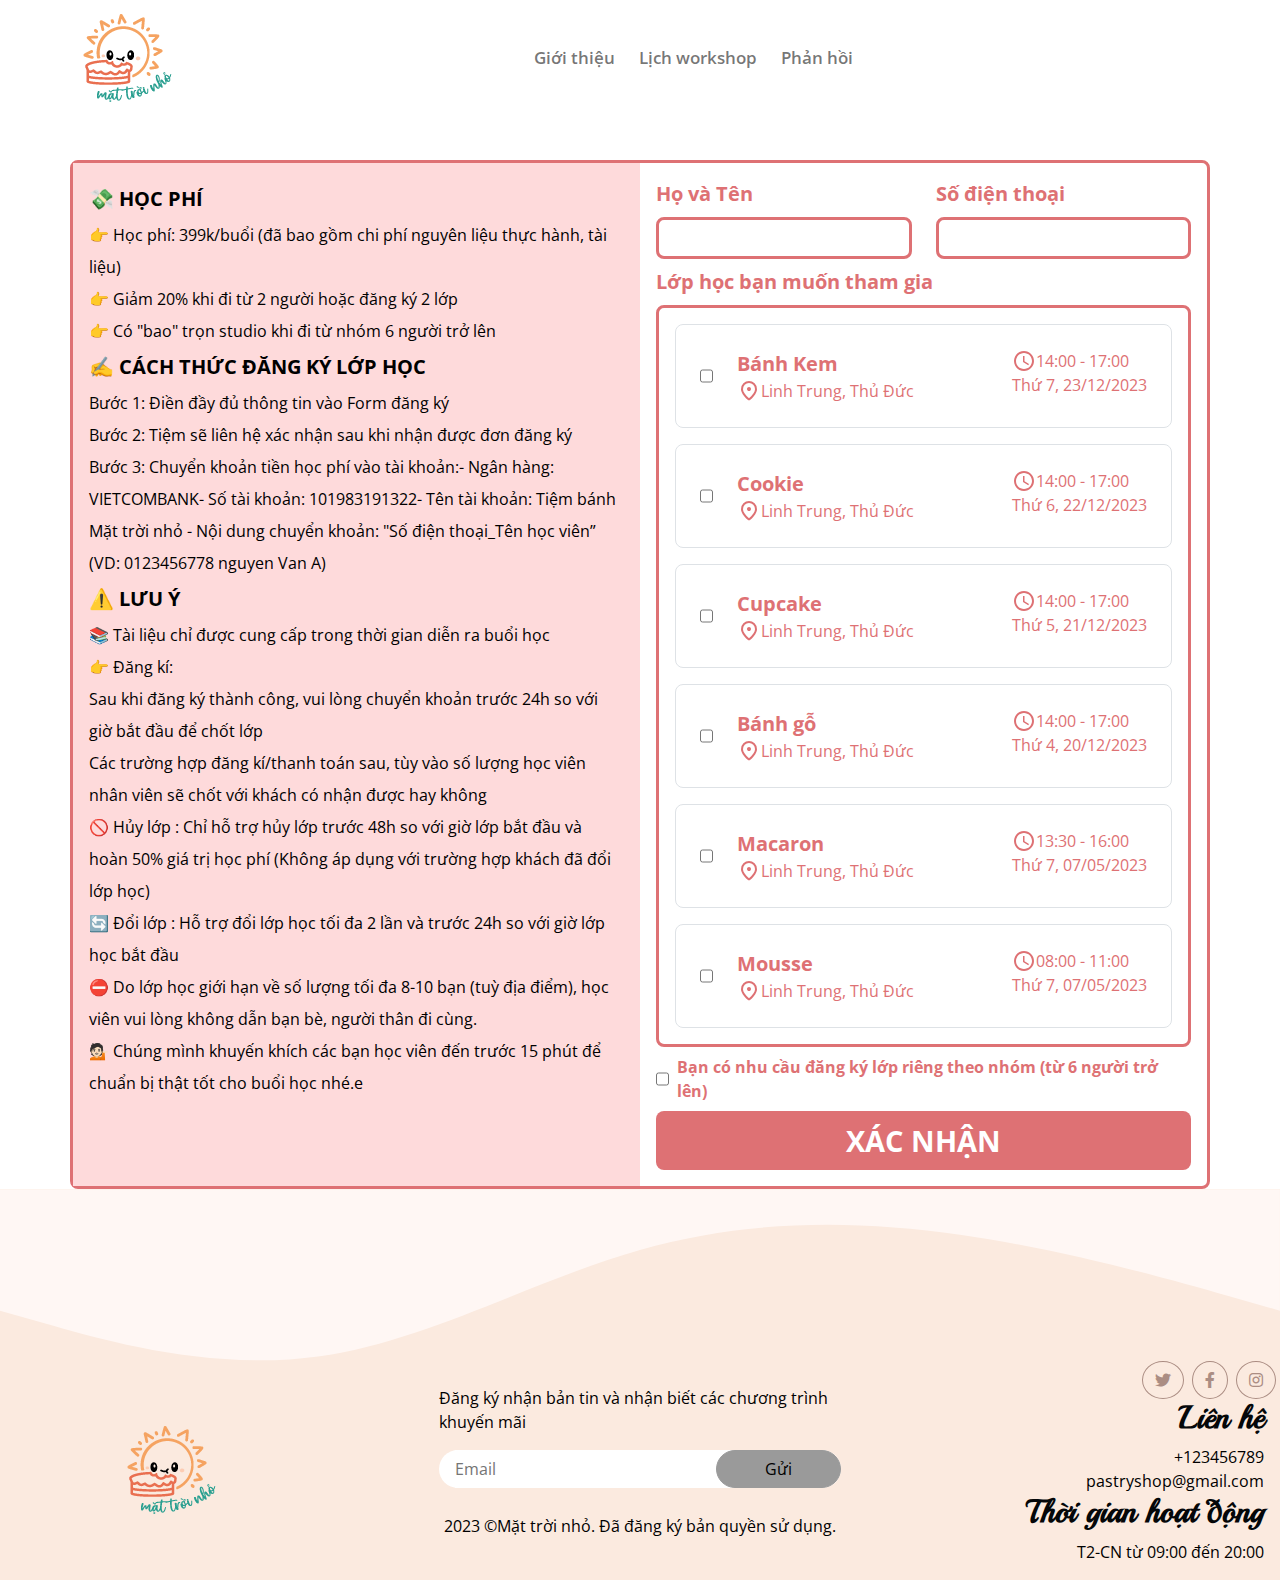
<file: dang_ky_workshop.html>
<!DOCTYPE html>
<html lang="en">

<head>
  <meta charset="UTF-8" />
  <meta name="viewport" content="width=device-width, initial-scale=1.0" />
  <meta property="og:image" content="./img/about.png" />
  <title>Document</title>
  <!-- font Google -->
  <link rel="preconnect" href="https://fonts.googleapis.com" />
  <link rel="preconnect" href="https://fonts.gstatic.com" crossorigin />
  <link href="https://fonts.googleapis.com/css2?family=Open+Sans:wght@400;600&family=Playball&display=swap"
    rel="stylesheet" />

  <!-- font awesome -->

  <link rel="stylesheet" href="https://use.fontawesome.com/releases/v5.15.4/css/all.css" />
  <!-- owl css -->
  <link rel="stylesheet" href="./css/owl.carousel.min.css" />
  <link rel="stylesheet" href="./css/owl.theme.default.min.css" />

  <!-- bootstrap css-->
  <link rel="stylesheet" href="./css/bootstrap.min.css" />
  <!-- CSS -->
  <link rel="stylesheet" href="./css/style.css" />
  <link rel="stylesheet" href="./css/dang_ky_workshop.css" />
</head>

<body>
  <div id="confirm-overlay">
    <div class="position-relative d-flex flex-column" id="confirm-popup">
      <button class="submit-btn" id="close-btn">X</button>
      <h3 class="mb-4" id="confirm-header">Xác Nhận Thông Tin Đã Đăng Ký</h3>
      <p id="confirm-name">Họ và Tên: </p>
      <p id="confirm-tel">Số điện thoại: </p>
      <p id="confirm-clasess">Các Workshop đã đăng ký:</p>
      <div class="mb-4 d-flex flex-column gap-2" id="confirm-classes-list"></div>
      <p id="confirm-group">Đăng ký nhóm trên 6 người.</p>
      <button type="button" id="confirm-btn" class="submit-btn">XÁC NHẬN</button>
    </div>
  </div>
  <!-- HEADER -->
  <header class="container-fluid">
    <div class="container">
      <nav class="navbar navbar-light navbar-expand-lg">
        <a href="index.html" class="navbar-brand">
          <div>
            <img src="./img/logo/logo-mau.png" alt="" class="img-fluid" />
          </div>
        </a>
        <button class="navbar-toggler" type="button" data-bs-toggle="collapse" data-bs-target="#navbarCollapse"
          aria-controls="navbarNavDropdown" aria-expanded="false" aria-label="Toggle navigation">
          <i class="fa fa-bars"></i>
        </button>
        <div class="collapse navbar-collapse" id="navbarCollapse">
          <div class="navbar-nav mx-auto">
            <a href="./workshop.html#gioithieu" class="nav-item nav-link">Giới thiệu</a>
            <a href="./workshop.html#lich" class="nav-item nav-link">Lịch workshop</a>
            <a href="./workshop.html#phanhoi" class="nav-item nav-link">Phản hồi</a>
          </div>
        </div>
      </nav>
    </div>
  </header>

  <div class="container-fluid" style="margin-top: 10rem; ">
    <div class="container d-flex justify-content-between w-100" style="min-width: 80%; margin: 0 auto;">

      <div class="row align-items-stretch justify-content-between rounded" style="border: 3px solid #DE7174;">
        <div class="p-3 col-lg-6 lh-lg" style="background-color:#fedadb; color: black;">
          <span class="fs-5 fw-bold">💸 HỌC PHÍ</span><br>
          👉 Học phí: 399k/buổi (đã bao gồm chi phí nguyên liệu thực hành, tài liệu)<br>
          👉 Giảm 20% khi đi từ 2 người hoặc đăng ký 2 lớp<br>
          👉 Có "bao" trọn studio khi đi từ nhóm 6 người trở lên<br>

          <span class="fs-5 fw-bold">✍️ CÁCH THỨC ĐĂNG KÝ LỚP HỌC</span><br>
          Bước 1: Điền đầy đủ thông tin vào Form đăng ký<br>
          Bước 2: Tiệm sẽ liên hệ xác nhận sau khi nhận được đơn đăng ký<br>
          Bước 3: Chuyển khoản tiền học phí vào tài khoản:- Ngân hàng: VIETCOMBANK- Số tài khoản: 101983191322- Tên tài
          khoản: Tiệm bánh Mặt trời nhỏ - Nội dung chuyển khoản: "Số điện thoại_Tên học viên” (VD: 0123456778 nguyen Van
          A)<br>

          <span class="fs-5 fw-bold">⚠️ LƯU Ý</span><br>
          📚 Tài liệu chỉ được cung cấp trong thời gian diễn ra buổi học<br>
          👉 Đăng kí:<br>
          Sau khi đăng ký thành công, vui lòng chuyển khoản trước 24h so với giờ bắt đầu để chốt lớp<br>
          Các trường hợp đăng kí/thanh toán sau, tùy vào số lượng học viên nhân viên sẽ chốt với khách có nhận được hay
          không<br>
          🚫 Hủy lớp : Chỉ hỗ trợ hủy lớp trước 48h so với giờ lớp bắt đầu và hoàn 50% giá trị học phí (Không áp dụng
          với trường hợp khách đã đổi lớp học)<br>
          🔄 Đổi lớp : Hỗ trợ đổi lớp học tối đa 2 lần và trước 24h so với giờ lớp học bắt đầu<br>
          ⛔️ Do lớp học giới hạn về số lượng tối đa 8-10 bạn (tuỳ địa điểm), học viên vui lòng không dẫn bạn bè, người
          thân đi cùng.<br>
          💁🏻 Chúng mình khuyến khích các bạn học viên đến trước 15 phút để chuẩn bị thật tốt cho buổi học nhé.e<br>
        </div>

        <div class="p-3 col-lg-6 d-flex flex-col">
          <form class="w-100 d-flex flex-column justify-content-center gap-4" style="color:#de7174">
            <div class="row justify-content-between">
              <div class="col-lg-6 col-md-12 ">
                <label for="name" class="pb-2 fw-bold fs-5">Họ và Tên</label>
                <input type="text" id="name" class="form-control rounded" style="border: 3px solid #de7174" />
              </div>
              <div class="col-lg-6 col-md-12  ">
                <label for="tel" class="pb-2 fw-bold fs-5">Số điện thoại</label>
                <input type="tel" id="tel" class="form-control rounded" style="border: 3px solid #de7174" />
              </div>
              <div class="col-12">

                <div class="py-2 fw-bold fs-5">Lớp học bạn muốn tham gia</div>
                <div id="class-container" class="p-3 d-flex flex-column overflow-scroll rounded gap-3"
                  style=" border: 3px solid #de7174;"> </div>
                <div>
                  <div class="py-2 fw-bold d-flex gap-2">
                    <input type="checkbox" id="is_group">
                    <label class="fs-6 flex-grow-1" for="is_group">
                      Bạn có nhu cầu đăng ký lớp riêng theo nhóm (từ 6 người trở lên)
                    </label>
                  </div>
                </div>
                <div class="d-flex justify-content-center">
                  <button type="button" id="submit-btn" class="submit-btn w-100">XÁC NHẬN</button>
                </div>

              </div>
            </div>




        </div>

        </form>
      </div>

    </div>
  </div>

  </div>
  <!-- footer -->

  <footer>

    <div class="footer_top">
      <svg xmlns="http://www.w3.org/2000/svg" viewBox="0 0 1440 193" fill="none">
        <path fill-rule="evenodd" clip-rule="evenodd"
          d="M1440 136.886L1380 119.8C1320 102.715 1200 68.5431 1080 51.4573C960 34.3716 840 34.3716 720 68.5431C600 102.715 480 171.058 360 188.143C240 205.229 120 171.058 60 153.972L0 136.886V0.200043H60C120 0.200043 240 0.200043 360 0.200043C480 0.200043 600 0.200043 720 0.200043C840 0.200043 960 0.200043 1080 0.200043C1200 0.200043 1320 0.200043 1380 0.200043H1440V136.886Z"
          fill="#FFF7F4" />
      </svg>
    </div>
    <div class="footer_bottom">
      <div class="row w-100 mx-auto">
        <div class="col-lg-4  responsive position-relative">

          <img src="./img/logo/logo-mau.png" alt="" />

        </div>
        <div class="middle col-lg-4 col-md-12 d-flex flex-column justify-content-evenly align-items-center">
          <div class="content-top">
            <p>Đăng ký nhận bản tin và nhận biết các chương trình khuyến mãi</p>
            <div class="subscribe d-flex justify-content-between">
              <input type="text" placeholder="Email">
              <button class="btn btn-secondary rounded-pill px-5">
                Gửi
              </button>
            </div>
          </div>

          <p class="text-bottom responsive">
            2023 ©Mặt trời nhỏ. Đã đăng ký bản quyền sử dụng.
          </p>
        </div>
        <div class="col-lg-4  col-md-12 px-0 ">

          <div class="footer-icon d-flex justify-content-end">
            <a class="btn mx-1" href=""><i class="fab fa-twitter"></i></a>
            <a class="btn mx-1" href=""><i class="fab fa-facebook-f"></i></a>

            <a class="btn mx-1" href=""><i class="fab fa-instagram"></i></a>
          </div>
          <div class="footer-contact text-end me-3">
            <h2>Liên hệ</h2>
            <p class="mb-0">+123456789 <br>
              pastryshop@gmail.com</p>
            <h2>Thời gian hoạt động</h2>
            <p>T2-CN từ 09:00 đến 20:00</p>
          </div>


        </div>
      </div>

    </div>

  </footer>
</body>
<!-- bootstrap js-->
<script src="https://cdn.jsdelivr.net/npm/bootstrap@5.0.2/dist/js/bootstrap.bundle.min.js"
  integrity="sha384-MrcW6ZMFYlzcLA8Nl+NtUVF0sA7MsXsP1UyJoMp4YLEuNSfAP+JcXn/tWtIaxVXM" crossorigin="anonymous"></script>
<!-- jquery -->
<script src="https://cdnjs.cloudflare.com/ajax/libs/jquery/3.6.1/jquery.min.js"></script>
<!-- owljs -->
<script src="./js/owl.carousel.min.js"></script>


<script>
  $(".owl-carousel").owlCarousel({
    loop: true,
    margin: 10,
    nav: false,
    autoplay: true,
    autoplayTimeout: 3000,
    autoplayHoverPause: true,
    responsive: {
      0: {
        items: 1,
      },
      600: {
        items: 3,
      },
      1000: {
        items: 3,
      },
    },
  });

  class_infos = [
    {
      'class_id': 'class_00',
      'title': 'Bánh Kem',
      'location': 'Linh Trung, Thủ Đức',
      'time': '14:00 - 17:00',
      'date': 'Thứ 7, 23/12/2023'
    },
    {
      'class_id': 'class_01',
      'title': 'Cookie',
      'location': 'Linh Trung, Thủ Đức',
      'time': '14:00 - 17:00',
      'date': 'Thứ 6, 22/12/2023'
    },
    {
      'class_id': 'class_02',
      'title': 'Cupcake',
      'location': 'Linh Trung, Thủ Đức',
      'time': '14:00 - 17:00',
      'date': 'Thứ 5, 21/12/2023'
    },
    {
      'class_id': 'class_03',
      'title': 'Bánh gỗ',
      'location': 'Linh Trung, Thủ Đức',
      'time': '14:00 - 17:00',
      'date': 'Thứ 4, 20/12/2023'
    },
    {
      'class_id': 'class_04',
      'title': 'Macaron',
      'location': 'Linh Trung, Thủ Đức',
      'time': '13:30 - 16:00',
      'date': 'Thứ 7, 07/05/2023'
    },
    {
      'class_id': 'class_05',
      'title': 'Mousse',
      'location': 'Linh Trung, Thủ Đức',
      'time': '08:00 - 11:00',
      'date': 'Thứ 7, 07/05/2023'
    },
  ]

  let class_container = $("#class-container")

  for (let i = 0; i < class_infos.length; i++) {
    let class_info = class_infos[i]
    let class_block = document.createElement("label")
    class_block.setAttribute("for", class_info['class_id'])
    class_block.setAttribute("class", "p-4 d-flex justify-content-between border border-danger-subtle rounded ")

    let template = `
        <div class="d-flex gap-4">
          <input type="checkbox" id="${class_info['class_id']}" name="classes" value="${class_info['class_id']}"/>
            <div>
              <div class="fw-bold fs-5">${class_info['title']}</div>
              <div class="d-flex">
                <svg xmlns="http://www.w3.org/2000/svg" width=24 height=24 viewBox="0 0 24 24"><path fill="currentColor" d="M12 19.35q3.05-2.8 4.525-5.088T18 10.2q0-2.725-1.738-4.462T12 4Q9.475 4 7.737 5.738T6 10.2q0 1.775 1.475 4.063T12 19.35Zm0 1.975q-.35 0-.7-.125t-.625-.375Q9.05 19.325 7.8 17.9t-2.087-2.762q-.838-1.338-1.275-2.575T4 10.2q0-3.75 2.413-5.975T12 2q3.175 0 5.588 2.225T20 10.2q0 1.125-.438 2.363t-1.275 2.575Q17.45 16.475 16.2 17.9t-2.875 2.925q-.275.25-.625.375t-.7.125ZM12 10Zm0 2q.825 0 1.413-.587T14 10q0-.825-.588-1.413T12 8q-.825 0-1.413.588T10 10q0 .825.588 1.413T12 12Z"/></svg>
                <div>${class_info['location']}</div>
              </div>
            </div>
        </div>
        <div>
          <div class="d-flex">
            <svg xmlns="http://www.w3.org/2000/svg" width=24 height=24 viewBox="0 0 24 24"><path fill="currentColor" d="M11.99 2C6.47 2 2 6.48 2 12s4.47 10 9.99 10C17.52 22 22 17.52 22 12S17.52 2 11.99 2zM12 20c-4.42 0-8-3.58-8-8s3.58-8 8-8s8 3.58 8 8s-3.58 8-8 8zm.5-13H11v6l5.25 3.15l.75-1.23l-4.5-2.67z"/></svg>
            <div>${class_info['time']}</div>
          </div>
          <div>${class_info['date']}</div>
        </div>
    `
    class_block.innerHTML = template
    console.log(class_block)
    class_container.append(class_block)
  }

  confirm_overlay = document.getElementById('confirm-overlay')
  let confirm_popup = document.getElementById('confirm-popup')

  let close_btn = document.getElementById('close-btn')
  close_btn.addEventListener('click', (e) => {
    confirm_overlay.style.display = "none";
  })

  let submit_btn = document.getElementById('submit-btn')
  submit_btn.addEventListener('click', (e) => {

    confirm_popup.children[2].innerHTML = 'Họ và Tên: ' + document.getElementById('name').value
    confirm_popup.children[3].innerHTML = 'Số điện thoại: ' + document.getElementById('tel').value
    confirm_popup.children[5].innerHTML = ''
    confirm_popup.children[5].style.maxHeight = '40vh'
    confirm_popup.children[5].style.overflow = 'scroll'
    console.log(document.getElementById('is_group').checked)
    if (!document.getElementById('is_group').checked)
      confirm_popup.children[6].style.display = 'none'
    else
      confirm_popup.children[6].style.display = 'block'
    confirm_popup.children[7].addEventListener('click', (e) => {
      location.href = "./workshop.html"
    })

    for (let i = 0; i < class_infos.length; i++) {
      let class_info = class_infos[i]
      let class_block = document.getElementById(class_info['class_id'])
      if (!class_block.checked) continue

      let confirm_class_block = document.createElement("div")
      confirm_class_block.setAttribute("class", "p-4 d-flex justify-content-between border border-danger-subtle rounded ")
      confirm_class_block.innerHTML = `
      <div class="d-flex gap-4">
        <div>
          <div class="fw-bold fs-5">${class_info['title']}</div>
          <div class="d-flex">
            <svg xmlns="http://www.w3.org/2000/svg" width=24 height=24 viewBox="0 0 24 24"><path fill="currentColor" d="M12 19.35q3.05-2.8 4.525-5.088T18 10.2q0-2.725-1.738-4.462T12 4Q9.475 4 7.737 5.738T6 10.2q0 1.775 1.475 4.063T12 19.35Zm0 1.975q-.35 0-.7-.125t-.625-.375Q9.05 19.325 7.8 17.9t-2.087-2.762q-.838-1.338-1.275-2.575T4 10.2q0-3.75 2.413-5.975T12 2q3.175 0 5.588 2.225T20 10.2q0 1.125-.438 2.363t-1.275 2.575Q17.45 16.475 16.2 17.9t-2.875 2.925q-.275.25-.625.375t-.7.125ZM12 10Zm0 2q.825 0 1.413-.587T14 10q0-.825-.588-1.413T12 8q-.825 0-1.413.588T10 10q0 .825.588 1.413T12 12Z"/></svg>
            <div>${class_info['location']}</div>
          </div>
        </div>
        </div>
        <div>
          <div class="d-flex">
            <svg xmlns="http://www.w3.org/2000/svg" width=24 height=24 viewBox="0 0 24 24"><path fill="currentColor" d="M11.99 2C6.47 2 2 6.48 2 12s4.47 10 9.99 10C17.52 22 22 17.52 22 12S17.52 2 11.99 2zM12 20c-4.42 0-8-3.58-8-8s3.58-8 8-8s8 3.58 8 8s-3.58 8-8 8zm.5-13H11v6l5.25 3.15l.75-1.23l-4.5-2.67z"/></svg>
            <div>${class_info['time']}</div>
          </div>
          <div>${class_info['date']}</div>
        </div>
      </div>
      `
      confirm_popup.children[5].appendChild(confirm_class_block)
    }

    confirm_overlay.style.display = "flex";
  })

  console.log(confirm_popup.children)

</script>

</html>
</file>
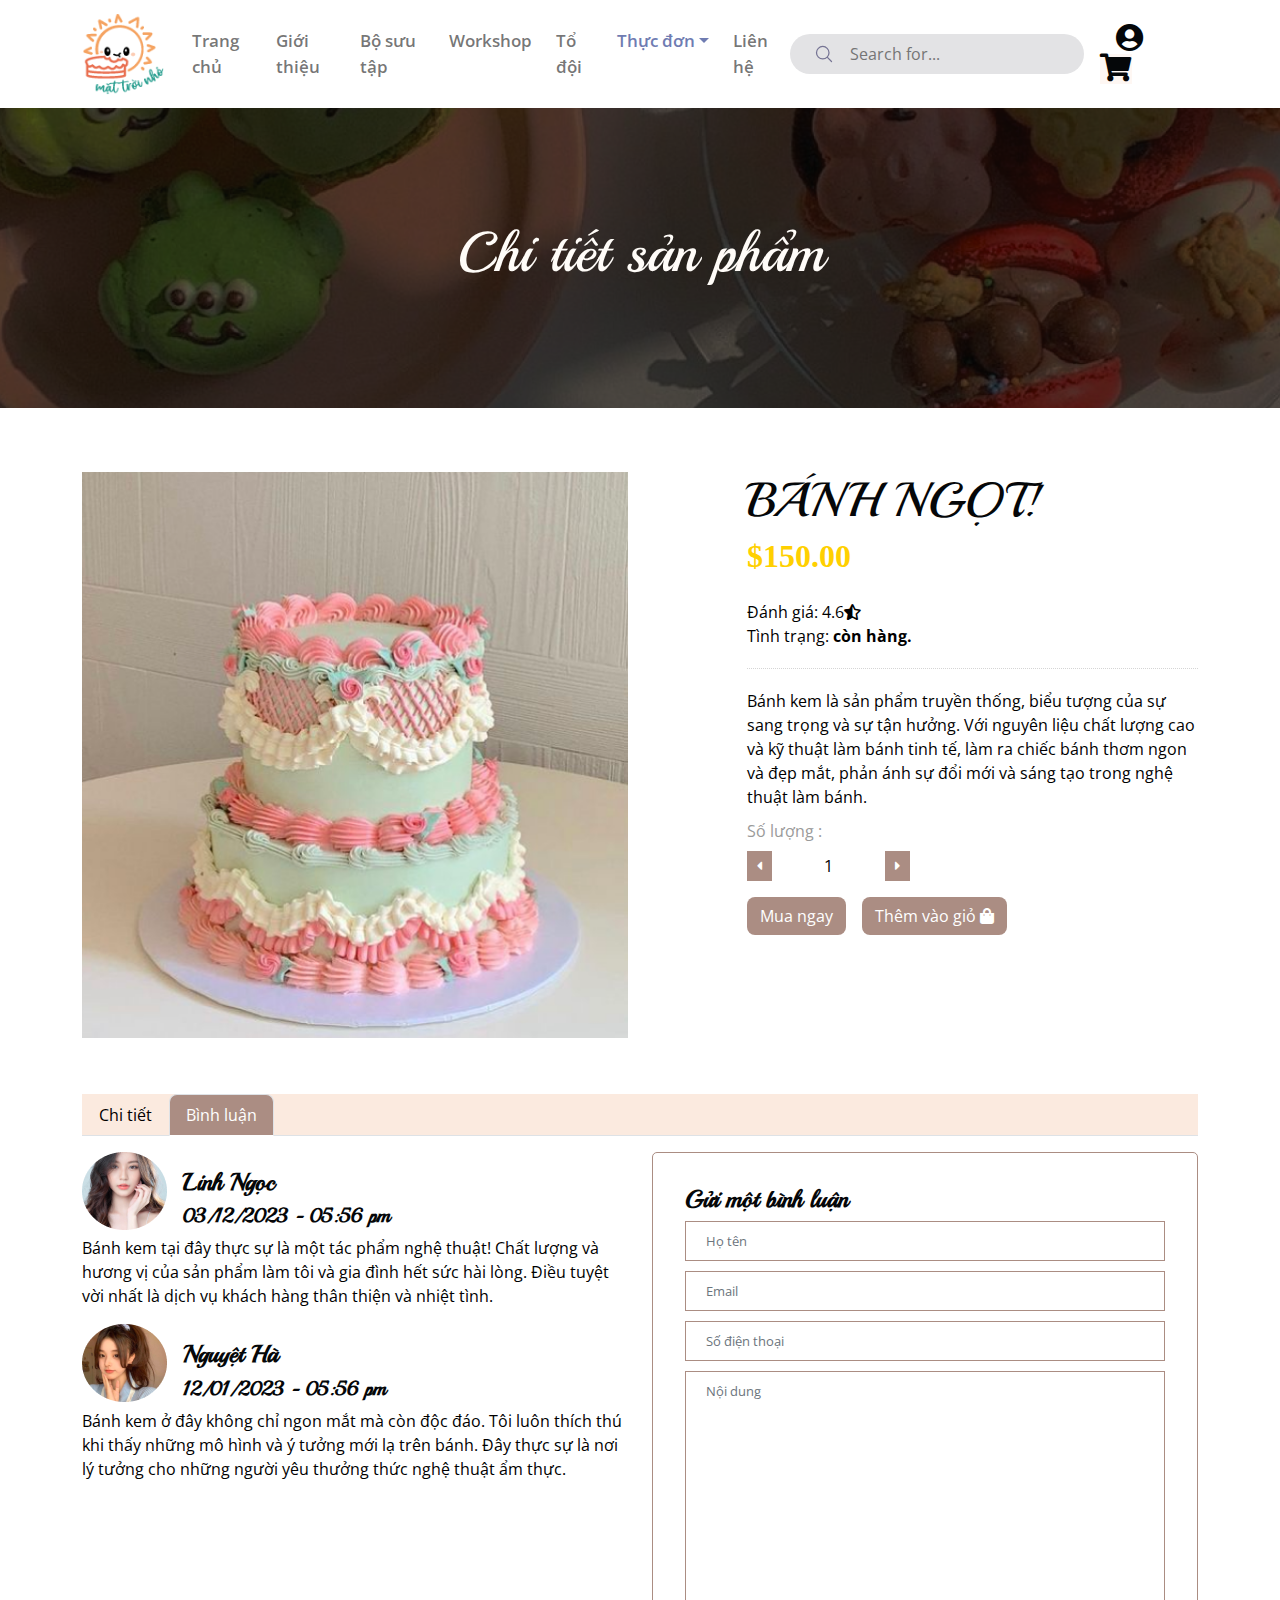
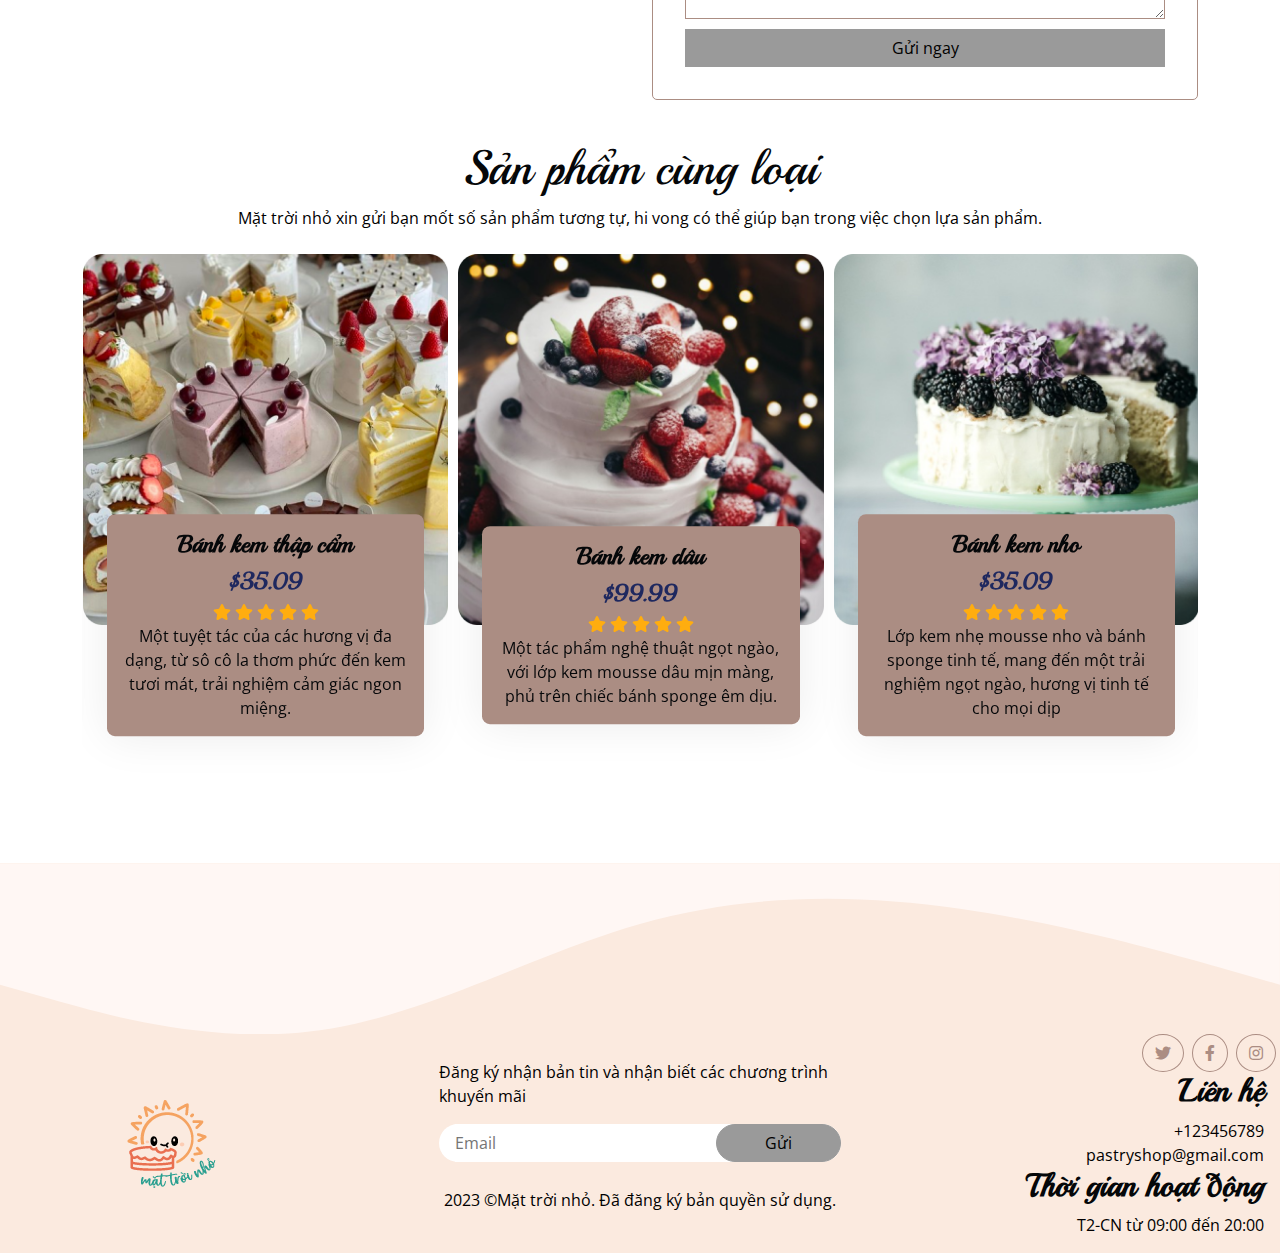
<file: detail.html>
<!DOCTYPE html>
<html lang="en">

<head>
    <meta charset="UTF-8" />
    <meta name="viewport" content="width=device-width, initial-scale=1.0" />
    <meta property="og:image" content="./img/about.png" />
    <title>Document</title>
    <!-- font Google -->
    <link rel="preconnect" href="https://fonts.googleapis.com" />
    <link rel="preconnect" href="https://fonts.gstatic.com" crossorigin />
    <link href="https://fonts.googleapis.com/css2?family=Open+Sans:wght@400;600&family=Playball&display=swap"
        rel="stylesheet" />

    <!-- font awesome -->

    <link rel="stylesheet" href="https://use.fontawesome.com/releases/v5.15.4/css/all.css" />
    <!-- owlcss -->
    <link rel="stylesheet" href="./css/owl.carousel.min.css" />
    <link rel="stylesheet" href="./css/owl.theme.default.min.css" />

    <!-- bootstrap css-->
    <link rel="stylesheet" href="./css/bootstrap.min.css">
    <!-- CSS -->
    <link rel="stylesheet" href="./css/detail.css">
    <link rel="stylesheet" href="./css/style.css" />
</head>

<body>
    <!-- HEADER -->
    <header class="container-fluid  position-static">
        <div class="container">
            <nav class="navbar navbar-light navbar-expand-lg">
                <a href="index.html" class="navbar-brand">
                    <div>
                        <img src="./img/logo/logo-mau.png" alt="" class="img-fluid" />
                    </div>
                </a>
                <button class="navbar-toggler" type="button" data-bs-toggle="collapse" data-bs-target="#navbarCollapse"
                    aria-controls="navbarNavDropdown" aria-expanded="false" aria-label="Toggle navigation">
                    <i class="fa fa-bars"></i>
                </button>
                <div class="collapse navbar-collapse" id="navbarCollapse">
                    <div class="navbar-nav mx-auto" id="mainNav">
                        <a href="index.html" class="nav-item nav-link">Trang chủ</a>
                        <a href="./about_us.html" class="nav-item nav-link ">Giới thiệu</a>
                        <a href="#bosuutap" class="nav-item nav-link">Bộ sưu tập</a>
                        <a href="./workshop.html" class="nav-item nav-link">Workshop</a>
                        <a href="#todoi" class="nav-item nav-link">Tổ đội</a>

                        <div class="nav-item dropdown">
                            <a href="menu.html" class="nav-link dropdown-toggle  active" data-bs-toggle="dropdown">Thực
                                đơn</a>
                            <div class="dropdown-menu bg-light">
                                <a href="menu.html" class="dropdown-item">Bánh ngọt</a>
                                <a href="menu.html" class="dropdown-item">Bánh sinh nhật</a>
                                <a href="menu.html" class="dropdown-item">Bánh mặn</a>
                                <a href="menu.html" class="dropdown-item">Bánh mini</a>
                            </div>
                        </div>

                        <a href="#lienhe" class="nav-item nav-link">Liên hệ</a>
                    </div>
                    <div
                        class="searchbox px-4 py-2 search nav-item position-relative d-flex gap-2 rounded-pill border-0 align-items-center">
                        <svg xmlns="http://www.w3.org/2000/svg" fill="none" viewBox="0 0 24 24" width="1.25em"
                            stroke-width="1.5" stroke="#767494" class="opacity-25">
                            <path stroke-linecap="round" stroke-linejoin="round"
                                d="M21 21l-5.197-5.197m0 0A7.5 7.5 0 105.196 5.196a7.5 7.5 0 0010.607 10.607z" />
                        </svg>
                        <input type="text" value="" placeholder="Search for..."
                            class="border-0 px-2 bg-transparent flex-fill" />
                    </div>

                    <div class="nav-item nav-link">
                        <a href="#" class="px-3"><i class="fa fa-user-circle text-dark fs-3"></i></a>
                        <button class="bg-light border-0" onclick="ShowModal()"> <i
                                class="fa fa-shopping-cart text-dark fs-3"></i></button>
                    </div>





                </div>
            </nav>
        </div>
    </header>


    <!-- DETAIL__SLIDE -->
    <section class="container-fluid detail__slider">
        <div class="overlay"></div>
        <div class="detail__content">

            <div class="inner text-center">
                <h2 class="text-light display-4"> Chi tiết sản phẩm </h2>
            </div>

        </div>
    </section>

    <!-- DETAIL__PRODUCT -->

    <div class="detail__product container-fluid py-3 mt-5">
        <div class="container">
            <div class="row">
                <div class="col-lg-6">

                    <div class="detail_item w-100 h-100">
                        <img class="img-fluid w-100" src="./img/Rectangle 4541.png" alt="" id="product-img">
                    </div>


                </div>
                <div class="col-lg-5 offset-lg-1">
                    <div class="detail__text">
                        <h1 class="display-5" id="name">BÁNH NGỌT!</h1>
                        <h2 id="price">$150.00</h2>
                        <p class="mb-0">Đánh giá: 4.6<i class="fa fa-star-half-alt"></i></p>
                        <p>Tình trạng: <b> còn hàng.</b></p>
                        <p class="detail__text-detail">Bánh kem là sản phẩm truyền thống, biểu tượng của sự sang trọng
                            và sự tận hưởng. Với nguyên liệu chất lượng cao và kỹ thuật làm bánh tinh tế, làm ra chiếc
                            bánh thơm ngon và đẹp mắt, phản ánh sự đổi mới và sáng tạo trong nghệ thuật làm bánh.</p>
                        <div class="product__count form-group">
                            <label for="soluong">Số lượng :</label>
                            <div class="quantity d-flex align-items-center mt-2">
                                <button type="button" onclick="down()" class="down">
                                    <i class="fa fa-caret-left"></i></button>
                                <input type="text" value="1" name="quantity" id="quantity"
                                    class="text-center w-25 border-0">
                                <button type="button" onclick="up()" class="up"><i
                                        class="fa fa-caret-right"></i></button>
                            </div>

                        </div>
                        <div class="card_area d-flex align-items-center">
                            <button class="btn " href="#" onclick="addProduct()">Mua ngay</button>
                            <button class="icon_btn btn ms-3" href="#" id="cart" onclick="addProduct()">Thêm vào giỏ <i
                                    class="fa fa-shopping-bag"></i></button>

                        </div>
                    </div>
                </div>
            </div>
        </div>
    </div>


    <!-- MODAL ADD PRODUCT TO CART  -->
    <div class="modal-cart" id="modal-cart">
        <div class="container">
            <div class="modal-head d-flex justify-content-between mt-3">
                <h2 class="fst-normal">Giỏ hàng của bạn <span>(3)</span> </h2>
                <i class="fa fa-times-circle" onclick="HideModal()"></i>
            </div>
            <div class="list-cart">
                <div class="selection-item my-3">
                    <div class="row">
                        <div class="col-3"><img class="img-fluid" src="./img/mart/product-image1.png" alt=""></div>
                        <div class="col-9">
                            <div class="item-info d-flex justify-content-between align-items-center">
                                <h4>Bánh quy sô cô la kết hợp cùng hạnh nhân.</h4>
                                <i class="fa fa-trash"></i>
                            </div>
                            <div class="item-pay d-flex justify-content-between align-items-center mt-4">
                                <h4>79.000</h4>
                                <div class="form-group ">

                                    <div class="quantity d-flex align-items-center mt-0 justify-content-between">

                                        <i class="fa fa-minus"></i>
                                        <input type="text" value="1" name="quantity" id=""
                                            class="text-center w-25 border-0">
                                        <i class="fa fa-plus"></i>
                                    </div>

                                </div>
                            </div>
                        </div>
                    </div>
                </div>

                <div class="selection-item my-3">
                    <div class="row">
                        <div class="col-3"><img class="img-fluid" src="./img/mart/product-image2.png" alt=""></div>
                        <div class="col-9">
                            <div class="item-info d-flex justify-content-between align-items-center">
                                <h4>Bánh quy bơ đậu phộng kết hợp cùng socola chip</h4>
                                <i class="fa fa-trash"></i>
                            </div>
                            <div class="item-pay d-flex justify-content-between align-items-center mt-4">
                                <h4>111.000</h4>
                                <div class="form-group ">

                                    <div class="quantity d-flex align-items-center mt-0 justify-content-between">

                                        <i class="fa fa-minus"></i>
                                        <input type="text" value="2" name="quantity" id=""
                                            class="text-center w-25 border-0">
                                        <i class="fa fa-plus"></i>
                                    </div>

                                </div>
                            </div>
                        </div>
                    </div>
                </div>
            </div>


            <div class="buy-together mt-3">
                <h4 class="text-center">Thường được mua cùng với</h4>
                <div class="selection-item">
                    <div class="row">
                        <div class="col-3"><img class="img-fluid" src="./img/mart/product-image3.png" alt=""></div>
                        <div class="col-9">
                            <div class="item-info d-flex justify-content-between align-items-center">
                                <h4>Vegan Chocolate Chip Cookie Dough</h4>
                                <i class="fa fa-trash"></i>
                            </div>
                            <div class="item-pay d-flex justify-content-between align-items-center mt-4">
                                <h4>120.000</h4>
                                <button type="button" class="btn">Thêm</button>
                            </div>
                        </div>
                    </div>
                </div>
            </div>

            <div class="pay-total  my-3
        p-3">
                <div class="container total d-flex justify-content-between">
                    <p>Tổng cộng</p>
                    <p>350.000</p>
                </div>
                <div class="pay d-flex justify-content-between">
                    <button class="btn" onclick="HideModal()">Tiếp tục xem bánh</button>
                    <button class="btn"><a href="./pay_info.html" class="text-dark">Thanh toán</a></button>
                </div>
            </div>


        </div>
    </div>


    <!-- SUB__DETAIL -->

    <section class="product_description_area py-4">
        <div class="container">
            <ul class="nav nav-tabs my-3" id="myTab" role="tablist">
                <li class="nav-item">
                    <a class="nav-link" id="home-tab" data-bs-toggle="tab" href="#home" role="tab" aria-controls="home"
                        aria-selected="true">Chi tiết</a>
                </li>

                <li class="nav-item">
                    <a class="nav-link active" id="contact-tab" data-bs-toggle="tab" href="#contact" role="tab"
                        aria-controls="contact" aria-selected="false">Bình luận</a>
                </li>

            </ul>
            <div class="tab-content" id="myTabContent">
                <div class="tab-pane fade" id="home" role="tabpanel" aria-labelledby="home-tab">
                    <p>Bánh kem là một loại bánh ngọt được làm từ các lớp bánh mềm và mịn, xen kẽ với các lớp kem tươi
                        ngon. Bánh kem thường được trang trí bằng kem tươi, sô cô la, trái cây, hoặc các loại đường kẻ
                        màu sắc tạo nên những hình ảnh đẹp mắt và hấp dẫn. Bên cạnh hương vị ngọt ngào, bánh kem còn
                        mang đến cảm giác mềm mịn, béo ngậy từ kem và bánh, tạo nên một trải nghiệm ẩm thực đầy thú vị.
                        Bánh kem có thể được làm theo nhiều hương vị khác nhau như vani, sô cô la, dâu, chanh, hoặc các
                        loại trái cây tạo nên sự đa dạng và phù hợp với nhiều sở thích khác nhau.
                    </p>
                    <p>
                        Bánh trái cây: Bánh trái cây không chỉ ngon miệng mà còn giàu dinh dưỡng. Chúng tôi cung cấp các
                        loại bánh trái cây tươi ngon, từ bánh trái cây tươi, bánh trái cây sấy khô, đến bánh trái cây
                        tươi lạnh. Bánh trái cây của chúng tôi được làm từ các loại trái cây tươi ngon, đảm bảo hương vị
                        tươi mới và giàu dinh dưỡng.</p>
                    <p>Tất cả các loại bánh tại cửa hàng trực tuyến của chúng tôi đều được chế biến và bảo quản cẩn
                        thận, đảm bảo độ tươi ngon và an toàn vệ sinh thực phẩm. Hãy ghé thăm cửa hàng trực tuyến của
                        chúng tôi để tận hưởng hương vị tuyệt vời của những chiếc bánh ngon lành!</p>
                </div>

                <div class="tab-pane fade show active" id="contact" role="tabpanel" aria-labelledby="contact-tab">
                    <div class="row">
                        <div class="col-lg-6">
                            <div class="comment_list" id="comment_list">
                                <div class="review_item">
                                    <div class="media d-flex ">
                                        <div class="me-3">
                                            <img src="./img/detail/uer1.png" alt="" class="img-fluid">
                                        </div>
                                        <div class="media-body mt-3">
                                            <h4>Linh Ngọc</h4>
                                            <h5>03/12/2023 - 05:56 pm</h5>

                                        </div>
                                    </div>
                                    <p>Bánh kem tại đây thực sự là một tác phẩm nghệ thuật! Chất lượng và hương vị của
                                        sản phẩm làm tôi và gia đình hết sức hài lòng. Điều tuyệt vời nhất là dịch vụ
                                        khách hàng thân thiện và nhiệt tình.</p>
                                </div>
                                <div class="review_item">
                                    <div class="media d-flex">
                                        <div class=" me-3">
                                            <img src="./img/detail/user2.png" alt="" class="img-fluid">
                                        </div>
                                        <div class="media-body mt-3">
                                            <h4>Nguyệt Hà</h4>
                                            <h5>12/01/2023 - 05:56 pm</h5>

                                        </div>
                                    </div>
                                    <p>Bánh kem ở đây không chỉ ngon mắt mà còn độc đáo. Tôi luôn thích thú khi thấy
                                        những mô hình và ý tưởng mới lạ trên bánh. Đây thực sự là nơi lý tưởng cho những
                                        người yêu thưởng thức nghệ thuật ẩm thực.</p>
                                </div>
                                <!-- <div class="review_item">
                                    <div class="media d-flex">
                                        <div class="me-3">
                                            <img src="./img/detail/user3.png" alt="" class="img-fluid">
                                        </div>
                                        <div class="media-body mt-3">
                                            <h4>Nguyễn Hưng</h4>
                                            <h5>23/07/2023 - 05:56 pm</h5>

                                        </div>
                                    </div>
                                    <p>Bánh kem tại đây không chỉ đẹp mắt mà còn thơm ngon đến từ chất lượng nguyên liệu
                                        tốt nhất. Chúng tôi luôn tin tưởng vào sự sạch sẽ và an toàn thực phẩm của Bánh
                                        Kem Tinh Hoa.</p>
                                </div> -->

                            </div>
                        </div>
                        <div class="col-lg-6">
                            <div class="review_box">
                                <h4>Gửi một bình luận</h4>
                                <div class="row contact_form form-group" action="#">
                                    <div class="col-md-12">
                                        <div class="form-group">
                                            <input type="text" class="form-control" id="nameuser" name="name"
                                                placeholder="Họ tên">
                                        </div>
                                    </div>
                                    <div class="col-md-12">
                                        <div class="form-group">
                                            <input type="email" class="form-control" id="email" name="email"
                                                placeholder="Email">
                                        </div>
                                    </div>
                                    <div class="col-md-12">
                                        <div class="form-group">
                                            <input type="text" class="form-control" id="number" name="number"
                                                placeholder="Số điện thoại">
                                        </div>
                                    </div>
                                    <div class="col-md-12">
                                        <div class="form-group">
                                            <textarea class="form-control" name="message" id="message" rows="9"
                                                placeholder="Nội dung"></textarea>
                                        </div>
                                    </div>
                                    <div class="col-md-12 text-center">
                                        <button onclick="comment()" class="btn btn-secondary w-100 rounded-0">Gửi
                                            ngay</button>
                                    </div>
                                </div>
                            </div>
                        </div>
                    </div>
                </div>

            </div>
        </div>
    </section>

    <!-- RELATED PRODUCTS -->

    <div class="related-product container-fluid py-3">
        <div class="container">
            <div class="text-center">
                <h1 class="display-5">Sản phẩm cùng loại</h1>
                <p>Mặt trời nhỏ xin gửi bạn mốt số sản phẩm tương tự, hi vong có thể giúp bạn trong việc chọn lựa sản
                    phẩm.</p>
            </div>
            <div class="justify-content-center mt-4 owl-carousel">
                <div class="">
                    <div class="product-item">
                        <div class="overflow-hidden rounded">
                            <img src="./img/detail/product-type1.png" class="img-fluid w-100" alt="" />
                        </div>
                        <div class="product-content mx-4 d-flex rounded">

                            <div class="p-3 text-center">
                                <h4>Bánh kem thập cẩm</h4>
                                <h4 class="price">$35.09</h4>
                                <div class="star d-flex justify-content-center">
                                    <i class="fa fa-star"></i>
                                    <i class="fa fa-star mx-1"></i>
                                    <i class="fa fa-star"></i>
                                    <i class="fa fa-star mx-1"></i>
                                    <i class="fa fa-star"></i>
                                </div>
                                <p class="mb-0 mt-1 text-dark">Một tuyệt tác của các hương vị đa dạng, từ sô cô la thơm
                                    phức đến kem tươi mát, trải nghiệm cảm giác ngon miệng.
                                </p>
                            </div>

                        </div>
                    </div>
                </div>
                <div class="">
                    <div class="product-item">
                        <div class="overflow-hidden rounded">
                            <img src="./img/detail/product-type2.png" class="img-fluid w-100" alt="" />
                        </div>
                        <div class="product-content mx-4 d-flex rounded">

                            <div class=" p-3 text-center">
                                <h4>Bánh kem dâu</h4>
                                <h4 class="price">$99.99</h4>
                                <div class="star d-flex justify-content-center">
                                    <i class="fa fa-star"></i>
                                    <i class="fa fa-star mx-1"></i>
                                    <i class="fa fa-star"></i>
                                    <i class="fa fa-star mx-1"></i>
                                    <i class="fa fa-star"></i>
                                </div>
                                <p class="mb-0 mt-1 text-dark">Một tác phẩm nghệ thuật ngọt ngào, với lớp kem mousse dâu
                                    mịn màng, phủ trên chiếc bánh sponge êm dịu.
                                </p>
                            </div>

                        </div>
                    </div>
                </div>

                <div class="">
                    <div class="product-item">
                        <div class="overflow-hidden rounded">
                            <img src="./img/detail/product-type3.png" class="img-fluid w-100" alt="" />
                        </div>
                        <div class="product-content mx-4 d-flex rounded">

                            <div class="p-3 text-center">
                                <h4>Bánh kem nho</h4>
                                <h4 class="price">$35.09</h4>
                                <div class="star d-flex justify-content-center">
                                    <i class="fa fa-star"></i>
                                    <i class="fa fa-star mx-1"></i>
                                    <i class="fa fa-star"></i>
                                    <i class="fa fa-star mx-1"></i>
                                    <i class="fa fa-star"></i>
                                </div>
                                <p class="mb-0 mt-1 text-dark">Lớp kem nhẹ mousse nho và bánh sponge tinh tế, mang đến
                                    một trải nghiệm ngọt ngào, hương vị tinh tế cho mọi dịp
                                </p>
                            </div>

                        </div>
                    </div>
                </div>
            </div>
        </div>
    </div>

    <!-- footer -->

    <footer>

        <div class="footer_top">
            <svg xmlns="http://www.w3.org/2000/svg" viewBox="0 0 1440 193" fill="none">
                <path fill-rule="evenodd" clip-rule="evenodd"
                    d="M1440 136.886L1380 119.8C1320 102.715 1200 68.5431 1080 51.4573C960 34.3716 840 34.3716 720 68.5431C600 102.715 480 171.058 360 188.143C240 205.229 120 171.058 60 153.972L0 136.886V0.200043H60C120 0.200043 240 0.200043 360 0.200043C480 0.200043 600 0.200043 720 0.200043C840 0.200043 960 0.200043 1080 0.200043C1200 0.200043 1320 0.200043 1380 0.200043H1440V136.886Z"
                    fill="#FFF7F4" />
            </svg>
        </div>
        <div class="footer_bottom">
            <div class="row w-100 mx-auto">
                <div class="col-lg-4  responsive position-relative">

                    <img src="./img/logo/logo-mau.png" alt="" />

                </div>
                <div class="middle col-lg-4 col-md-12 d-flex flex-column justify-content-evenly align-items-center">
                    <div class="content-top">
                        <p>Đăng ký nhận bản tin và nhận biết các chương trình khuyến mãi</p>
                        <div class="subscribe d-flex justify-content-between">
                            <input type="text" placeholder="Email">
                            <button class="btn btn-secondary rounded-pill px-5">
                                Gửi
                            </button>
                        </div>
                    </div>

                    <p class="text-bottom responsive">
                        2023 ©Mặt trời nhỏ. Đã đăng ký bản quyền sử dụng.
                    </p>
                </div>
                <div class="col-lg-4  col-md-12 px-0 ">

                    <div class="footer-icon d-flex justify-content-end">
                        <a class="btn mx-1" href=""><i class="fab fa-twitter"></i></a>
                        <a class="btn mx-1" href=""><i class="fab fa-facebook-f"></i></a>

                        <a class="btn mx-1" href=""><i class="fab fa-instagram"></i></a>
                    </div>
                    <div class="footer-contact text-end me-3">
                        <h2>Liên hệ</h2>
                        <p class="mb-0">+123456789 <br>
                            pastryshop@gmail.com</p>
                        <h2>Thời gian hoạt động</h2>
                        <p>T2-CN từ 09:00 đến 20:00</p>
                    </div>


                </div>
            </div>

        </div>

    </footer>
</body>
<!-- bootstrap js-->
<script src="https://cdn.jsdelivr.net/npm/bootstrap@5.0.2/dist/js/bootstrap.bundle.min.js"
    integrity="sha384-MrcW6ZMFYlzcLA8Nl+NtUVF0sA7MsXsP1UyJoMp4YLEuNSfAP+JcXn/tWtIaxVXM"
    crossorigin="anonymous"></script>
<!-- jquery -->
<script src="https://cdnjs.cloudflare.com/ajax/libs/jquery/3.6.1/jquery.min.js"></script>
<!-- owljs -->
<script src="./js/owl.carousel.min.js"></script>

<script>
    //owl carousel
    $(".owl-carousel").owlCarousel({
        loop: true,
        margin: 10,
        nav: false,
        autoplay: true,
        autoplayTimeout: 3000,
        autoplayHoverPause: true,
        responsive: {
            0: {
                items: 1,
            },
            600: {
                items: 3,
            },
            1000: {
                items: 3,
            },
        },
    });

    //count quantity
    let down = () => {
        var result = document.getElementById('quantity');
        result.value > 0 ? result.value-- : false;
    }

    let up = () => {
        var result = document.getElementById('quantity');
        result.value++;
        return false;
    }
    // show & hide modal mart
    let ShowModal = () => {
        updateCart();
        var modal = document.getElementById("modal-cart");
        modal.classList.add("show");
    }

    let HideModal = () => {
        var modal = document.getElementById("modal-cart");
        modal.classList.remove("show");
    }

    //add comment
    let comment = () => {
        let name = document.getElementById("nameuser").value;
        let message = document.getElementById("message").value;

        if (name === "" || message === "") {
            alert("Vui lòng nhập đầy đủ thông tin!");
            return;
        };

        let timenow = new Date();
        let date = timenow.getDate();
        let month = timenow.getMonth() + 1;
        month = month < 10 ? "0" + month : month;
        let year = timenow.getFullYear();
        let hour = timenow.getHours();
        hour = hour < 10 ? "0" + hour : hour;
        let minute = timenow.getMinutes();
        minute = minute < 10 ? "0" + minute : minute;
        let buoi = hour >= 12 ? "am" : "pm"
        let newcomment = ` <div class="review_item">
                                    <div class="media d-flex">
                                        <div class="me-3">
                                            <img src="./img/detail/user3.png" alt="" class="img-fluid">
                                        </div>
                                        <div class="media-body mt-3">
                                            <h4>${name}</h4>
                                            <h5>${date}/${month}/${year} - ${hour}:${minute} ${buoi}</h5>

                                        </div>
                                    </div>
                                    <p>${message}</p>
                                </div>`
        document.getElementById("comment_list").innerHTML += newcomment;

    }

    //update-cart
    function updateCart() {
        let cartItems = JSON.parse(localStorage.getItem('cartItems')) || {};
        let cartContainer = document.querySelector('.modal-cart .container .list-cart');
        let totalAmount = 0;
        let totalQuantity = 0;
        let price = 0;
        cartContainer.querySelectorAll('.selection-item').forEach(e => e.remove());

        for (const [productId, item] of Object.entries(cartItems)) {
            const itemElement = document.createElement('div');
            itemElement.className = 'selection-item my-3';
            itemElement.innerHTML = `
            <div class="row">
                <div class="col-3"><img class="img-fluid" src="${item.image}" alt=""></div>
                <div class="col-9">
                    <div class="item-info d-flex justify-content-between align-items-center">
                        <h4>${item.name}</h4>
                        <i class="fa fa-trash" onclick="removeItem('${productId}')"></i>
                    </div>
                    <div class="item-pay d-flex justify-content-between align-items-center mt-4">
                        <h4>${item.price}</h4>
                        <div class="quantity d-flex align-items-center mt-0 justify-content-between">
                            <i class="fa fa-minus" onclick="updateQuantity('${productId}', false)"></i>
                            <input type="text" value="${item.quantity}" class="text-center w-25 border-0" readonly>
                            <i class="fa fa-plus" onclick="updateQuantity('${productId}', true)"></i>
                        </div>
                    </div>
                </div>
            </div>
        `;
            cartContainer.insertBefore(itemElement, cartContainer.children[2]);
            price = parseFloat(item.price);
            totalAmount += (price * (item.quantity));
            console.log(totalAmount);
            totalQuantity += item.quantity;
        }

        document.querySelector('.modal-cart .modal-head h2 span').textContent = `(${totalQuantity})`;
        console.log(totalAmount);
        var payTotal = totalAmount.toFixed(3);
        document.querySelector('.modal-cart .total p:last-child').textContent = `${payTotal}`;
    }

    function updateQuantity(productId, isIncrement) {
        let cartItems = JSON.parse(localStorage.getItem('cartItems')) || {};

        if (cartItems[productId]) {
            if (isIncrement) {
                cartItems[productId].quantity++;
            } else {
                if (cartItems[productId].quantity > 1) {
                    cartItems[productId].quantity--;
                } else {
                    delete cartItems[productId];
                }
            }

            localStorage.setItem('cartItems', JSON.stringify(cartItems));
            updateCart();
        }
    }

    function removeItem(productId) {
        let cartItems = JSON.parse(localStorage.getItem('cartItems')) || {};

        if (cartItems[productId]) {
            delete cartItems[productId];
            localStorage.setItem('cartItems', JSON.stringify(cartItems));
            updateCart();
        }
    }

    //get data
    function getQueryParameter(param) {
        const urlParams = new URLSearchParams(window.location.search);
        return urlParams.get(param);
    }

    const productId = getQueryParameter('productId');
    document.addEventListener('DOMContentLoaded', () => {

        var listItems = JSON.parse(localStorage.getItem('listItems'));
        console.log(listItems);
        document.getElementById("name").innerText = listItems[productId].name;
        document.getElementById("price").innerText = listItems[productId].price;
        var productImg = document.getElementById("product-img");
        productImg.setAttribute("src", listItems[productId].image)
    });
    // add a product

    let addProduct = () => {

        function addToCart() {
            let cartItems = JSON.parse(localStorage.getItem('cartItems')) || {};
            var listItems = JSON.parse(localStorage.getItem('listItems'));
            console.log(listItems);
            let name = listItems[productId].name;
            let price = listItems[productId].price;
            let image = listItems[productId].image;

            if (cartItems[productId]) {
                cartItems[productId].quantity++;
            } else {
                cartItems[productId] = { name, price, image, quantity: 1 };
            }

            localStorage.setItem('cartItems', JSON.stringify(cartItems));

        }
        addToCart();
        ShowModal();
    }
</script>

</html>
</file>
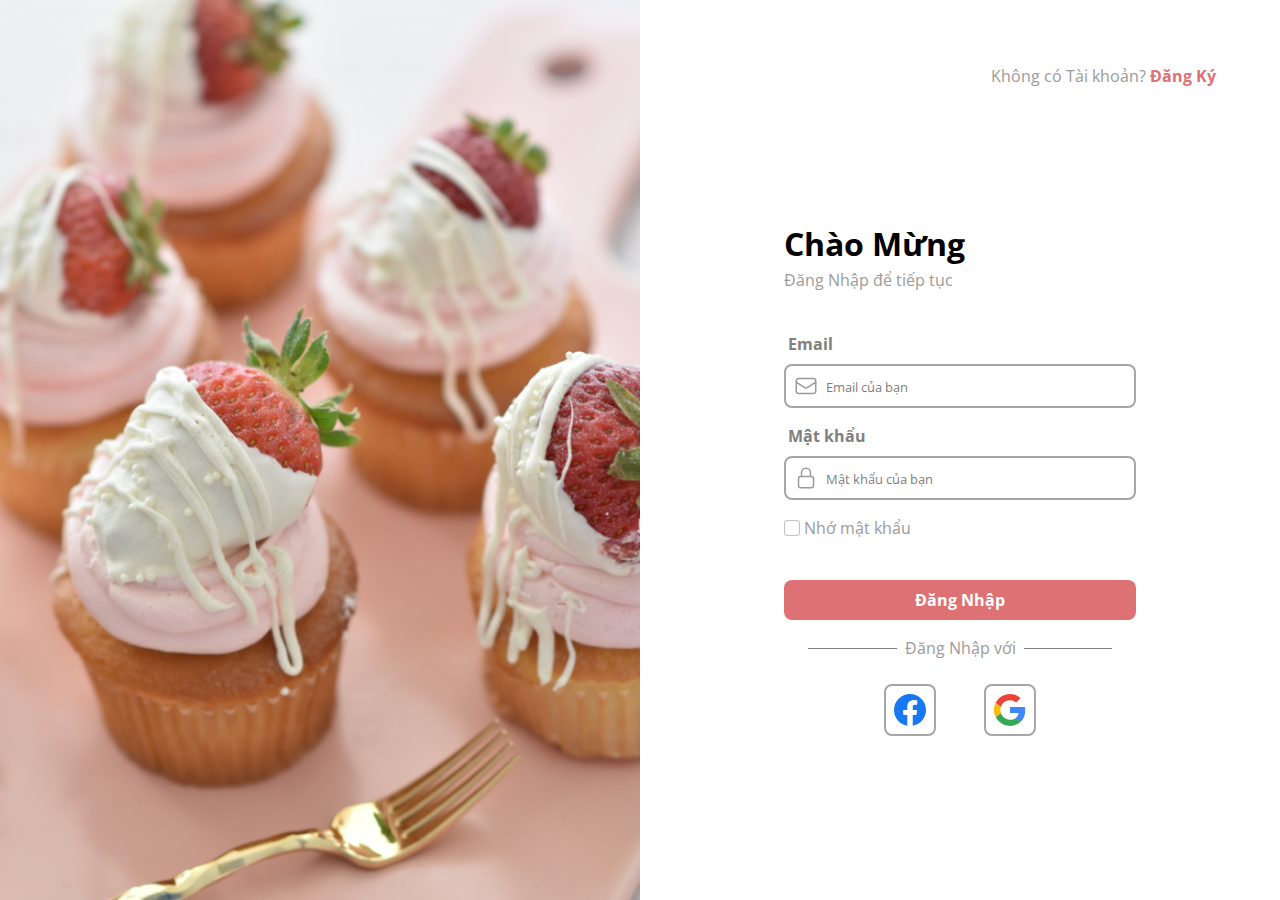
<file: login.html>
<!DOCTYPE html>
<html lang="en">
<head>
  <meta charset="UTF-8" />
  <meta name="viewport" content="width=device-width, initial-scale=1.0" />
  <meta property="og:image" content="./img/about.png" />
  <title>Document</title>
  <!-- font Google -->
  <link rel="preconnect" href="https://fonts.googleapis.com" />
  <link rel="preconnect" href="https://fonts.gstatic.com" crossorigin />
  <link href="https://fonts.googleapis.com/css2?family=Open+Sans:wght@400;600&family=Playball&display=swap"
    rel="stylesheet" />

  <!-- font awesome -->

  <link rel="stylesheet" href="https://use.fontawesome.com/releases/v5.15.4/css/all.css" />
  <!-- owl css -->
  <link rel="stylesheet" href="./css/owl.carousel.min.css" />
  <link rel="stylesheet" href="./css/owl.theme.default.min.css" />

  <!-- bootstrap css-->
  <link rel="stylesheet" href="./css/bootstrap.min.css" />
  <!-- CSS -->
  <link rel="stylesheet" href="./css/style.css" />
  <link rel="stylesheet" href="./css/login.css" />
</head>

<body>
  <div class="d-flex" style="height: 100vh;">
    <div id="side-img"></div>
    <div id="form-container">
      <div class="text-end">
        <span>Không có Tài khoản?</span> <a href="register.html" class="fw-bold" style="color: #de7174">Đăng Ký</a>
      </div>

      <form class="container-fluid flex-grow-1 d-flex flex-column justify-content-center" style="gap: 1rem;">
        <div class="mb-4">
          <p class="title m-0 fs-2 fw-bold">Chào Mừng</p>
          <div>Đăng Nhập để tiếp tục</div>
        </div>

        <div>
          <label class="form-label ps-1 fw-bold" style="color: grey;" for="email">Email</label>
          <div class="input-container">
            <svg xmlns="http://www.w3.org/2000/svg" width="24" height="24" viewBox="0 0 24 24"><path fill="none" stroke="currentColor" stroke-linecap="round" stroke-linejoin="round" stroke-width="1.5" d="M21.75 6.75v10.5a2.25 2.25 0 0 1-2.25 2.25h-15a2.25 2.25 0 0 1-2.25-2.25V6.75m19.5 0A2.25 2.25 0 0 0 19.5 4.5h-15a2.25 2.25 0 0 0-2.25 2.25m19.5 0v.243a2.25 2.25 0 0 1-1.07 1.916l-7.5 4.615a2.25 2.25 0 0 1-2.36 0L3.32 8.91a2.25 2.25 0 0 1-1.07-1.916V6.75"/></svg>
            <input type="text" id="email" class="flex-grow-1" placeholder="Email của bạn" required/>
          </div>
        </div>

        <div>
          <label class="form-label ps-1 fw-bold" style="color: grey;" for="password">Mật khẩu</label>
          <div class="input-container">
            <svg xmlns="http://www.w3.org/2000/svg" width="24" height="24" viewBox="0 0 24 24"><path fill="none" stroke="currentColor" stroke-linecap="round" stroke-linejoin="round" stroke-width="1.5" d="M16.5 10.5V6.75a4.5 4.5 0 1 0-9 0v3.75m-.75 11.25h10.5a2.25 2.25 0 0 0 2.25-2.25v-6.75a2.25 2.25 0 0 0-2.25-2.25H6.75a2.25 2.25 0 0 0-2.25 2.25v6.75a2.25 2.25 0 0 0 2.25 2.25Z"/></svg>
            <input type="password" id="password" class="flex-grow-1" placeholder="Mật khẩu của bạn" required/>
          </div>
        </div>

        <div class="mb-4">
          <input class="form-check-input" type="checkbox" value="" id="save-password">
          <label class="form-check-label" for="save-password">Nhớ mật khẩu</label>
        </div>
        
      
        <button id="submit-btn" class="submit-btn">Đăng Nhập</button>

        <div class="container-fluid d-flex flex-column gap-4">
          <div class="container-fluid d-flex align-items-center gap-2">
            <!-- line -->
            <span class="line"></span>
            <span>Đăng Nhập với</span>
            <span class="line"></span>
            <!-- line --->
          </div>
          <div class="logos d-flex">
            <div class="logo" >
              <a href="https://www.facebook.com/login" target="_blank">
                <svg xmlns="http://www.w3.org/2000/svg" width="32" height="32" viewBox="0 0 256 256"><path fill="#1877F2" d="M256 128C256 57.308 198.692 0 128 0C57.308 0 0 57.308 0 128c0 63.888 46.808 116.843 108 126.445V165H75.5v-37H108V99.8c0-32.08 19.11-49.8 48.348-49.8C170.352 50 185 52.5 185 52.5V84h-16.14C152.959 84 148 93.867 148 103.99V128h35.5l-5.675 37H148v89.445c61.192-9.602 108-62.556 108-126.445"/><path fill="#FFF" d="m177.825 165l5.675-37H148v-24.01C148 93.866 152.959 84 168.86 84H185V52.5S170.352 50 156.347 50C127.11 50 108 67.72 108 99.8V128H75.5v37H108v89.445A128.959 128.959 0 0 0 128 256a128.9 128.9 0 0 0 20-1.555V165z"/></svg>
              </a>
            </div>
            <div class="logo">
              <a href="https://accounts.google.com/Login" target="_blank">
                <svg xmlns="http://www.w3.org/2000/svg" width="31.27" height="32" viewBox="0 0 256 262"><path fill="#4285F4" d="M255.878 133.451c0-10.734-.871-18.567-2.756-26.69H130.55v48.448h71.947c-1.45 12.04-9.283 30.172-26.69 42.356l-.244 1.622l38.755 30.023l2.685.268c24.659-22.774 38.875-56.282 38.875-96.027"/><path fill="#34A853" d="M130.55 261.1c35.248 0 64.839-11.605 86.453-31.622l-41.196-31.913c-11.024 7.688-25.82 13.055-45.257 13.055c-34.523 0-63.824-22.773-74.269-54.25l-1.531.13l-40.298 31.187l-.527 1.465C35.393 231.798 79.49 261.1 130.55 261.1"/><path fill="#FBBC05" d="M56.281 156.37c-2.756-8.123-4.351-16.827-4.351-25.82c0-8.994 1.595-17.697 4.206-25.82l-.073-1.73L15.26 71.312l-1.335.635C5.077 89.644 0 109.517 0 130.55s5.077 40.905 13.925 58.602z"/><path fill="#EB4335" d="M130.55 50.479c24.514 0 41.05 10.589 50.479 19.438l36.844-35.974C195.245 12.91 165.798 0 130.55 0C79.49 0 35.393 29.301 13.925 71.947l42.211 32.783c10.59-31.477 39.891-54.251 74.414-54.251"/></svg>
              </a>
            </div>
          </div>
        </div>

      </form>
        
    </div>
  </div>

</body>

<!-- jquery -->
<script src="https://cdnjs.cloudflare.com/ajax/libs/jquery/3.6.1/jquery.min.js"></script>
<script>
  let form_is_valid = false;
  let required_inputs = $('input[required]');
  let submit_btn = $('#submit-btn');

  for (required_input of required_inputs) {
    required_input.addEventListener("change", () => {
      if (required_input.value != "") 
        required_input.parentNode.style.border = "2px solid grey";
    })
  }

  function validate() {
    for (required_input of required_inputs) {
      if (required_input.value == "")
        return false;
    }
    return true;
  }
  
  submit_btn.on("click", (e) => {
    e.preventDefault()
    for (required_input of required_inputs) {
      let is_ok_text = (required_input.type != 'checkbox' & required_input.value != "")
      let is_ok_checkbox = (required_input.type == 'checkbox' & required_input.checked)

      if (!is_ok_text && !is_ok_checkbox) {
        required_input.focus();
        required_input.parentNode.style.border = '2px solid red';
        return false;
      }
    }
    alert("Đăng Nhập Thành Công!")
    location.href = './index.html'
  })


</script>
</html>
</file>
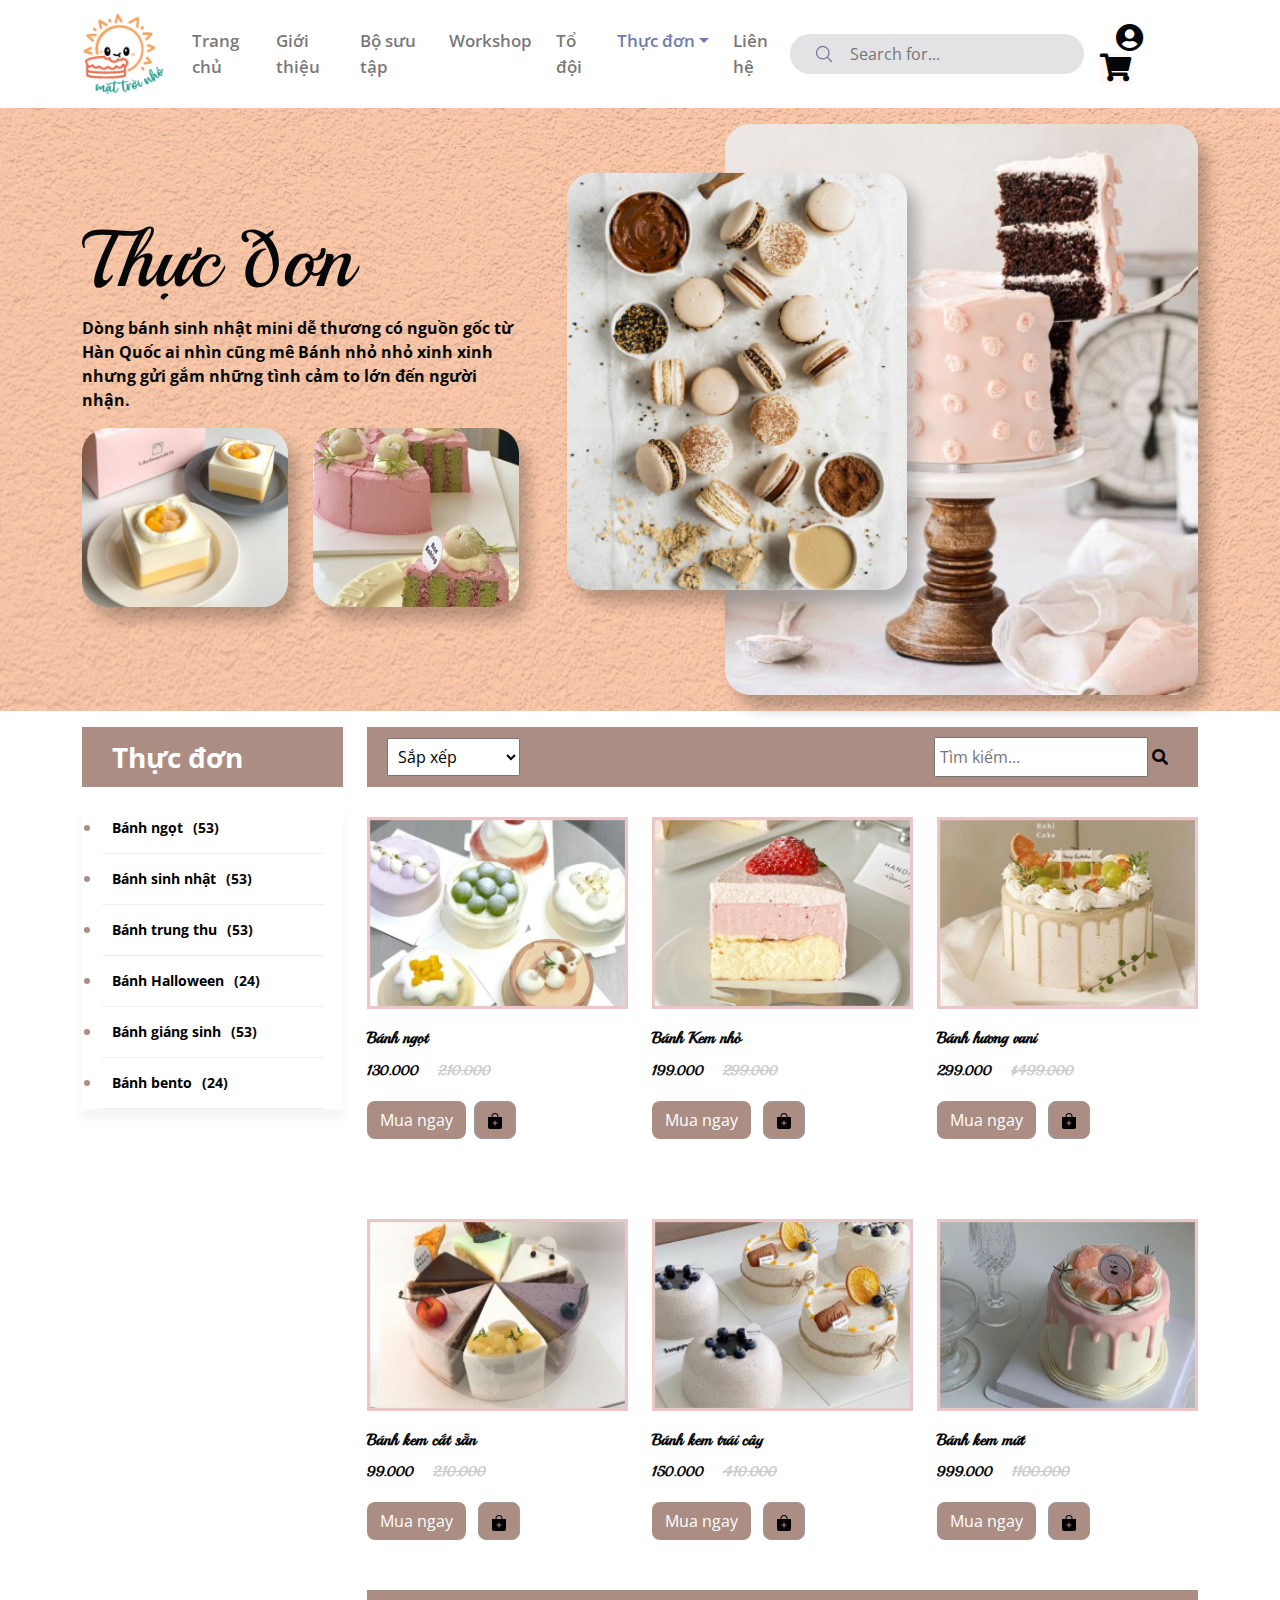
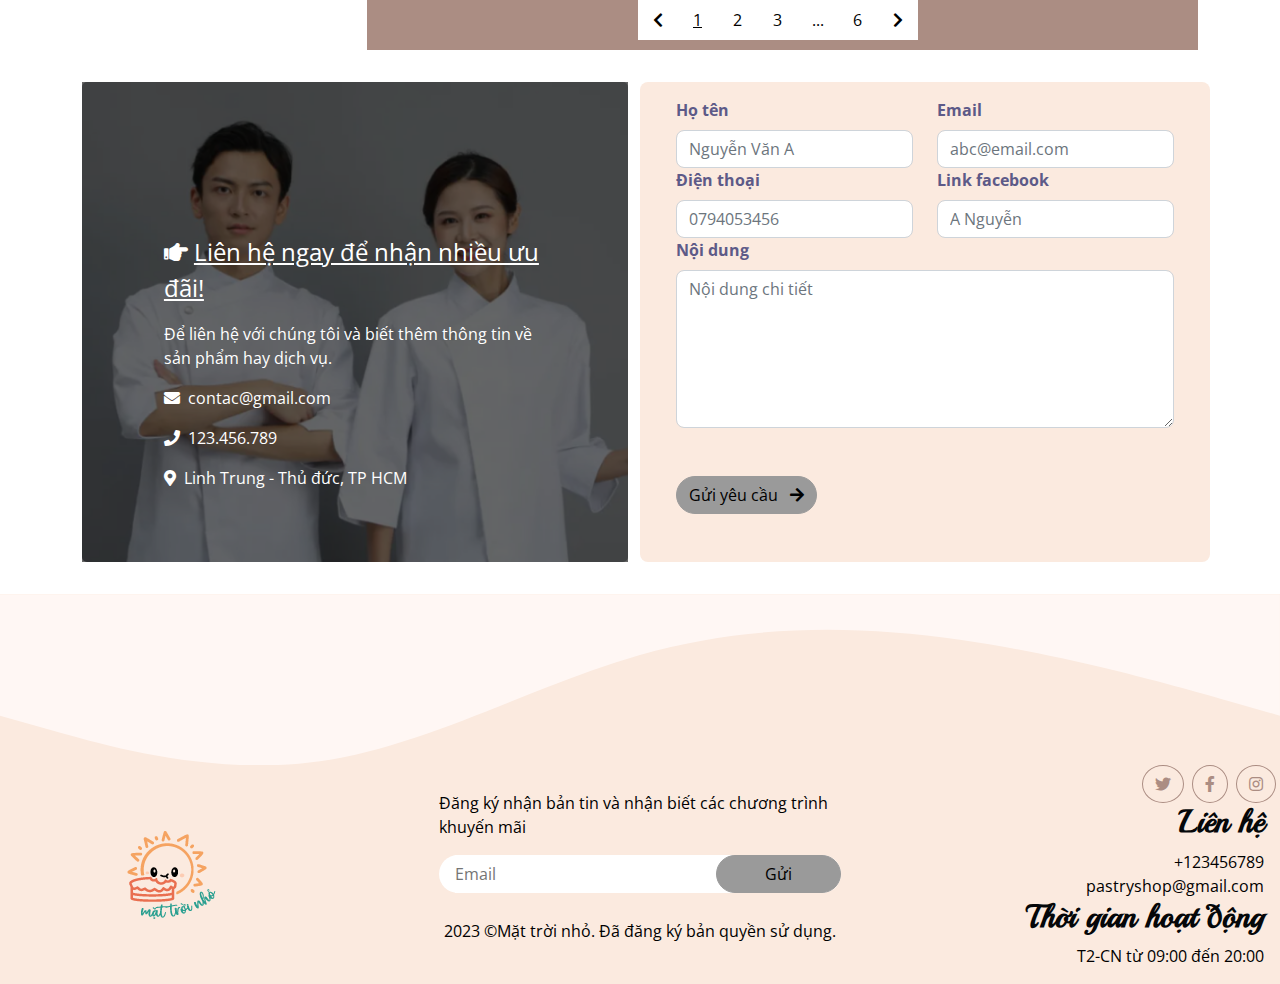
<file: menu.html>
<!DOCTYPE html>
<html lang="en">

<head>
    <meta charset="UTF-8" />
    <meta name="viewport" content="width=device-width, initial-scale=1.0" />
    <meta property="og:image" content="./img/about.png" />
    <title>Thực đơn</title>
    <!-- font Google -->
    <link rel="preconnect" href="https://fonts.googleapis.com" />
    <link rel="preconnect" href="https://fonts.gstatic.com" crossorigin />
    <link href="https://fonts.googleapis.com/css2?family=Open+Sans:wght@400;600&family=Playball&display=swap"
        rel="stylesheet" />

    <!-- font awesome -->

    <link rel="stylesheet" href="https://use.fontawesome.com/releases/v5.15.4/css/all.css" />
    <!-- owlcss -->
    <link rel="stylesheet" href="./css/owl.carousel.min.css" />
    <link rel="stylesheet" href="./css/owl.theme.default.min.css" />

    <!-- bootstrap css-->
    <link rel="stylesheet" href="./css/bootstrap.min.css" />
    <!-- CSS -->
    <link rel="stylesheet" href="./css/menu.css" />
    <link rel="stylesheet" href="./css/style.css" />

</head>

<body>
    <!-- HEADER -->
    <header class="container-fluid  position-static">
        <div class="container">
            <nav class="navbar navbar-light navbar-expand-lg">
                <a href="index.html" class="navbar-brand">
                    <div>
                        <img src="./img/logo/logo-mau.png" alt="" class="img-fluid" />
                    </div>
                </a>
                <button class="navbar-toggler" type="button" data-bs-toggle="collapse" data-bs-target="#navbarCollapse"
                    aria-controls="navbarNavDropdown" aria-expanded="false" aria-label="Toggle navigation">
                    <i class="fa fa-bars"></i>
                </button>
                <div class="collapse navbar-collapse" id="navbarCollapse">
                    <div class="navbar-nav mx-auto" id="mainNav">
                        <a href="index.html" class="nav-item nav-link">Trang chủ</a>
                        <a href="./about_us.html" class="nav-item nav-link ">Giới thiệu</a>
                        <a href="#bosuutap" class="nav-item nav-link">Bộ sưu tập</a>
                        <a href="./workshop.html" class="nav-item nav-link">Workshop</a>
                        <a href="#todoi" class="nav-item nav-link">Tổ đội</a>

                        <div class="nav-item dropdown">
                            <a href="menu.html" class="nav-link dropdown-toggle  active" data-bs-toggle="dropdown">Thực
                                đơn</a>
                            <div class="dropdown-menu bg-light">
                                <a href="menu.html" class="dropdown-item">Bánh ngọt</a>
                                <a href="menu.html" class="dropdown-item">Bánh sinh nhật</a>
                                <a href="menu.html" class="dropdown-item">Bánh mặn</a>
                                <a href="menu.html" class="dropdown-item">Bánh mini</a>
                            </div>
                        </div>

                        <a href="#lienhe" class="nav-item nav-link">Liên hệ</a>
                    </div>
                    <div
                        class="searchbox px-4 py-2 search nav-item position-relative d-flex gap-2 rounded-pill border-0 align-items-center">
                        <svg xmlns="http://www.w3.org/2000/svg" fill="none" viewBox="0 0 24 24" width="1.25em"
                            stroke-width="1.5" stroke="#767494" class="opacity-25">
                            <path stroke-linecap="round" stroke-linejoin="round"
                                d="M21 21l-5.197-5.197m0 0A7.5 7.5 0 105.196 5.196a7.5 7.5 0 0010.607 10.607z" />
                        </svg>
                        <input type="text" value="" placeholder="Search for..."
                            class="border-0 px-2 bg-transparent flex-fill" />
                    </div>

                    <div class="nav-item nav-link">
                        <a href="#" class="px-3"><i class="fa fa-user-circle text-dark fs-3"></i></a>
                        <button class="bg-light border-0" onclick="ShowModal()"> <i
                                class="fa fa-shopping-cart text-dark fs-3"></i></button>
                    </div>





                </div>
            </nav>
        </div>
    </header>


    <!-- Banner -->
    <section class="banner container-fluid py-3 mb-3">
        <div class="container">
            <div class="row gx-5 align-items-center">
                <div class="banner__left col-5">
                    <h1 class="display-1">Thực đơn</h1>
                    <p class="text-dark fw-bold banner-text">
                        Dòng bánh sinh nhật mini dễ thương có nguồn gốc từ Hàn Quốc ai
                        nhìn cũng mê Bánh nhỏ nhỏ xinh xinh nhưng gửi gắm những tình cảm
                        to lớn đến người nhận.
                    </p>
                    <div class="row">
                        <div class="col-6">
                            <img src="./img/Rectangle 4499.png" alt="" class="img-fluid" />
                        </div>
                        <div class="col-6">
                            <img src="./img/Rectangle 4498.png" alt="" class="img-fluid" />

                        </div>
                    </div>
                </div>
                <div class="banner__right col-7 position-relative">
                    <img src="./img/Rectangle 4497.png" alt="" class="img-fluid anhde" />
                    <img src="./img/Rectangle 4496.png" alt="" class="img-fluid w-75" align="right" />
                </div>
            </div>
        </div>
    </section>
</body>

<!-- MENU -->

<div class="container">
    <div class="row">
        <div class="col-xl-3 col-lg-4 col-md-5">
            <div class="sidebar-categories">
                <p class="head fs-3 fw-bold">Thực đơn</p>
                <ul class="main-categories">
                    <li class="main-nav-list  fw-bold">
                        <a data-bs-toggle="collapse" href="#Banhngot" aria-expanded="false" aria-controls="Banhngot"
                            class="collapsed"><span class="lnr lnr-arrow-right"></span>Bánh ngọt<span
                                class="number  text-dark">(53)</span></a>
                        <ul class="collapse" id="Banhngot" data-bs-toggle="collapse" aria-expanded="false"
                            aria-controls="Banhngot">
                            <li class="main-nav-list  fw-bold child">
                                <a href="#">Ngọt nhiều<span class="number  text-dark">(13)</span></a>
                            </li>
                            <li class="main-nav-list  fw-bold child">
                                <a href="#">Ngọt vừa<span class="number  text-dark">(09)</span></a>
                            </li>
                            <li class="main-nav-list  fw-bold child">
                                <a href="#">Ngọt ít<span class="number  text-dark">(17)</span></a>
                            </li>
                        </ul>
                    </li>

                    <li class="main-nav-list  fw-bold">
                        <a data-bs-toggle="collapse" href="#Banhsinhnhat" aria-expanded="false"
                            aria-controls="Banhsinhnhat"><span class="lnr lnr-arrow-right"></span>Bánh sinh nhật<span
                                class="number  text-dark">(53)</span></a>
                        <ul class="collapse" id="Banhsinhnhat" data-bs-toggle="collapse" aria-expanded="false"
                            aria-controls="Banhsinhnhat">
                            <li class="main-nav-list  fw-bold child">
                                <a href="#">Sinh nhật người thân<span class="number  text-dark">(13)</span></a>
                            </li>
                            <li class="main-nav-list  fw-bold child">
                                <a href="#">Sinh nhật đồng nghiệp<span class="number  text-dark">(09)</span></a>
                            </li>
                            <li class="main-nav-list  fw-bold child">
                                <a href="#">Sinh nhật người thương<span class="number  text-dark">(17)</span></a>
                            </li>
                        </ul>
                    </li>
                    <li class="main-nav-list  fw-bold">
                        <a data-bs-toggle="collapse" href="#Banhtrungthu" aria-expanded="false"
                            aria-controls="Banhtrungthu"><span class="lnr lnr-arrow-right"></span>Bánh trung thu<span
                                class="number  text-dark">(53)</span></a>
                        <ul class="collapse" id="Banhtrungthu" data-bs-toggle="collapse" aria-expanded="false"
                            aria-controls="Banhtrungthu">
                            <li class="main-nav-list  fw-bold child">
                                <a href="#">Bánh nướng<span class="number  text-dark">(13)</span></a>
                            </li>
                            <li class="main-nav-list  fw-bold child">
                                <a href="#">Bánh đậu xanh<span class="number  text-dark">(09)</span></a>
                            </li>
                            <li class="main-nav-list  fw-bold child">
                                <a href="#">Bánh dẻo<span class="number  text-dark">(17)</span></a>
                            </li>
                        </ul>
                    </li>
                    <li class="main-nav-list  fw-bold">
                        <a data-bs-toggle="collapse" href="#Banhhalloween" aria-expanded="false"
                            aria-controls="Banhhalloween"><span class="lnr lnr-arrow-right"></span>Bánh Halloween<span
                                class="number  text-dark">(24)</span></a>
                        <ul class="collapse" id="Banhhalloween" data-bs-toggle="collapse" aria-expanded="false"
                            aria-controls="Banhhalloween">
                            <li class="main-nav-list  fw-bold child">
                                <a href="#">Bánh dracula<span class="number  text-dark">(13)</span></a>
                            </li>
                            <li class="main-nav-list  fw-bold child">
                                <a href="#">Bánh quỷ vô diện <span class="number  text-dark">(09)</span></a>
                            </li>
                            <li class="main-nav-list  fw-bold child">
                                <a href="#">Bánh bí ngô<span class="number  text-dark">(17)</span></a>
                            </li>
                        </ul>
                    </li>
                    <li class="main-nav-list  fw-bold">
                        <a data-bs-toggle="collapse" href="#Banhgiangsinh" aria-expanded="false"
                            aria-controls="Banhgiangsinh"><span class="lnr lnr-arrow-right"></span>Bánh giáng sinh<span
                                class="number  text-dark">(53)</span></a>
                        <ul class="collapse" id="Banhgiangsinh" data-bs-toggle="collapse" aria-expanded="false"
                            aria-controls="Banhgiangsinh">
                            <li class="main-nav-list  fw-bold child">
                                <a href="#">Bánh tuần lộc<span class="number  text-dark">(13)</span></a>
                            </li>
                            <li class="main-nav-list  fw-bold child">
                                <a href="#">Bánh hình cây thông<span class="number  text-dark">(09)</span></a>
                            </li>
                            <li class="main-nav-list  fw-bold child">
                                <a href="#">Bánh socola<span class="number  text-dark">(17)</span></a>
                            </li>
                        </ul>
                    </li>
                    <li class="main-nav-list  fw-bold">
                        <a href="#">Bánh bento<span class="number  text-dark">(24)</span></a>
                    </li>
                </ul>
            </div>
        </div>
        <div class="col-xl-9 col-lg-8 col-md-7">
            <div class="filter-bar d-flex flex-wrap align-items-center justify-content-between">
                <div class="sorting">
                    <select id="sortPrice">
                        <option value="1" disabled selected>Sắp xếp</option>
                        <option value="ascending">Giá tăng dần</option>
                        <option value="descending">Giá giảm dần</option>
                    </select>
                </div>

                <div class="pagination">
                    <div class="form-group">
                        <input type="text" id="searchInput" value="" placeholder="Tìm kiếm..." class="px-1" />

                        <button class="border-0" onclick="searchProducts()"><i class="fa fa-search"></i></button>
                    </div>
                </div>
            </div>

            <section class="lattest-product-area pb-40 category-list">
                <div class="row list-product">
                    <!-- single product -->

                    <div class="single-product col-lg-4 col-md-6 " data-product-id="product1">
                        <img class="img-fluid" src="./img/Rectangle 4506.png" alt="" />
                        <div class="product-details">
                            <h6>Bánh ngọt</h6>
                            <div class="price">
                                <h6>130.000</h6>
                                <h6 class="l-through">210.000</h6>
                            </div>
                            <div class="prd-bottom d-flex">
                                <button class="btn"><a href="detail.html?productId=product1">Mua
                                        ngay</a></button>
                                <button class="btn btn-secondary ms-2" onclick="addToCart('product1')">
                                    <svg xmlns="http://www.w3.org/2000/svg" width="16" height="16" fill="currentColor"
                                        class="bi bi-bag-plus-fill" viewBox="0 0 16 16">
                                        <path fill-rule="evenodd"
                                            d="M10.5 3.5a2.5 2.5 0 0 0-5 0V4h5zm1 0V4H15v10a2 2 0 0 1-2 2H3a2 2 0 0 1-2-2V4h3.5v-.5a3.5 3.5 0 1 1 7 0M8.5 8a.5.5 0 0 0-1 0v1.5H6a.5.5 0 0 0 0 1h1.5V12a.5.5 0 0 0 1 0v-1.5H10a.5.5 0 0 0 0-1H8.5z" />
                                    </svg>
                                </button>
                            </div>
                        </div>
                    </div>

                    <!-- single product -->

                    <div class="single-product col-lg-4 col-md-6" data-product-id="product2">
                        <img class="img-fluid" src="./img/Rectangle 4507.png" alt="" />
                        <div class="product-details">
                            <h6>Bánh Kem nhỏ</h6>
                            <div class="price">
                                <h6>199.000</h6>
                                <h6 class="l-through">299.000</h6>
                            </div>
                            <div class="prd-bottom">
                                <button class="btn"><a href="detail.html?productId=product2">Mua ngay</a></button>

                                <button class="btn  btn-secondary ms-2" onclick="addToCart('product2')">
                                    <svg xmlns="http://www.w3.org/2000/svg" width="16" height="16" fill="currentColor"
                                        class="bi bi-bag-plus-fill" viewBox="0 0 16 16">
                                        <path fill-rule="evenodd"
                                            d="M10.5 3.5a2.5 2.5 0 0 0-5 0V4h5zm1 0V4H15v10a2 2 0 0 1-2 2H3a2 2 0 0 1-2-2V4h3.5v-.5a3.5 3.5 0 1 1 7 0M8.5 8a.5.5 0 0 0-1 0v1.5H6a.5.5 0 0 0 0 1h1.5V12a.5.5 0 0 0 1 0v-1.5H10a.5.5 0 0 0 0-1H8.5z" />
                                    </svg>
                                </button>
                            </div>
                        </div>
                    </div>

                    <!-- single product -->

                    <div class="single-product col-lg-4 col-md-6" data-product-id="product3">
                        <img class="img-fluid" src="./img/Rectangle 4508.png" alt="" />
                        <div class="product-details">
                            <h6>Bánh hương vani</h6>
                            <div class="price">
                                <h6>299.000</h6>
                                <h6 class="l-through">$499.000</h6>
                            </div>
                            <div class="prd-bottom">
                                <button class="btn"><a href="detail.html?productId=product3">Mua ngay</a></button>

                                <button class="btn btn-secondary ms-2" onclick="addToCart('product3')">
                                    <svg xmlns="http://www.w3.org/2000/svg" width="16" height="16" fill="currentColor"
                                        class="bi bi-bag-plus-fill" viewBox="0 0 16 16">
                                        <path fill-rule="evenodd"
                                            d="M10.5 3.5a2.5 2.5 0 0 0-5 0V4h5zm1 0V4H15v10a2 2 0 0 1-2 2H3a2 2 0 0 1-2-2V4h3.5v-.5a3.5 3.5 0 1 1 7 0M8.5 8a.5.5 0 0 0-1 0v1.5H6a.5.5 0 0 0 0 1h1.5V12a.5.5 0 0 0 1 0v-1.5H10a.5.5 0 0 0 0-1H8.5z" />
                                    </svg>
                                </button>
                            </div>
                        </div>
                    </div>

                    <!-- single product -->

                    <div class="single-product col-lg-4 col-md-6" data-product-id="product4">
                        <img class="img-fluid" src="./img/Rectangle 4509.png" alt="" />
                        <div class="product-details">
                            <h6>Bánh kem cắt sẵn</h6>
                            <div class="price">
                                <h6>99.000</h6>
                                <h6 class="l-through">210.000</h6>
                            </div>
                            <div class="prd-bottom">
                                <button class="btn"><a href="detail.html?productId=product4">Mua ngay</a></button>

                                <button class="btn btn-secondary ms-2" onclick="addToCart('product4')">
                                    <svg xmlns="http://www.w3.org/2000/svg" width="16" height="16" fill="currentColor"
                                        class="bi bi-bag-plus-fill" viewBox="0 0 16 16">
                                        <path fill-rule="evenodd"
                                            d="M10.5 3.5a2.5 2.5 0 0 0-5 0V4h5zm1 0V4H15v10a2 2 0 0 1-2 2H3a2 2 0 0 1-2-2V4h3.5v-.5a3.5 3.5 0 1 1 7 0M8.5 8a.5.5 0 0 0-1 0v1.5H6a.5.5 0 0 0 0 1h1.5V12a.5.5 0 0 0 1 0v-1.5H10a.5.5 0 0 0 0-1H8.5z" />
                                    </svg>
                                </button>
                            </div>
                        </div>
                    </div>

                    <!-- single product -->

                    <div class="single-product col-lg-4 col-md-6" data-product-id="product5">
                        <img class="img-fluid" src="./img/Rectangle 4510.png" alt="" />
                        <div class="product-details">
                            <h6>Bánh kem trái cây</h6>
                            <div class="price">
                                <h6>150.000</h6>
                                <h6 class="l-through">410.000</h6>
                            </div>
                            <div class="prd-bottom">
                                <button class="btn"><a href="detail.html?productId=product5">Mua ngay</a></button>

                                <button class="btn btn-secondary ms-2" onclick="addToCart('product5')">
                                    <svg xmlns="http://www.w3.org/2000/svg" width="16" height="16" fill="currentColor"
                                        class="bi bi-bag-plus-fill" viewBox="0 0 16 16">
                                        <path fill-rule="evenodd"
                                            d="M10.5 3.5a2.5 2.5 0 0 0-5 0V4h5zm1 0V4H15v10a2 2 0 0 1-2 2H3a2 2 0 0 1-2-2V4h3.5v-.5a3.5 3.5 0 1 1 7 0M8.5 8a.5.5 0 0 0-1 0v1.5H6a.5.5 0 0 0 0 1h1.5V12a.5.5 0 0 0 1 0v-1.5H10a.5.5 0 0 0 0-1H8.5z" />
                                    </svg>
                                </button>
                            </div>
                        </div>
                    </div>

                    <!-- single product -->

                    <div class="single-product col-lg-4 col-md-6" data-product-id="product6">
                        <img class="img-fluid" src="./img/Rectangle 4511.png" alt="" />
                        <div class="product-details">
                            <h6>Bánh kem mứt</h6>
                            <div class="price">
                                <h6>999.000</h6>
                                <h6 class="l-through">1100.000</h6>
                            </div>
                            <div class="prd-bottom">
                                <button class="btn"><a href="detail.html?productId=product6">Mua ngay</a></button>

                                <button class="btn btn-secondary ms-2" onclick="addToCart('product6')">
                                    <svg xmlns="http://www.w3.org/2000/svg" width="16" height="16" fill="currentColor"
                                        class="bi bi-bag-plus-fill" viewBox="0 0 16 16">
                                        <path fill-rule="evenodd"
                                            d="M10.5 3.5a2.5 2.5 0 0 0-5 0V4h5zm1 0V4H15v10a2 2 0 0 1-2 2H3a2 2 0 0 1-2-2V4h3.5v-.5a3.5 3.5 0 1 1 7 0M8.5 8a.5.5 0 0 0-1 0v1.5H6a.5.5 0 0 0 0 1h1.5V12a.5.5 0 0 0 1 0v-1.5H10a.5.5 0 0 0 0-1H8.5z" />
                                    </svg>
                                </button>
                            </div>
                        </div>
                    </div>

                </div>
            </section>

            <div class="filter-bar d-flex flex-wrap align-items-center justify-content-center">
                <div class="pagination">
                    <a href="#" class="prev-arrow"><i class="fa fa-chevron-left"></i></a>
                    <a href="#" class="active">1</a>
                    <a href="#">2</a>
                    <a href="#">3</a>
                    <a href="#" class="owl-dots">...</a>
                    <a href="#">6</a>
                    <a href="#" class="next-arrow"><i class="fa fa-chevron-right"></i></a>
                </div>
            </div>
        </div>
    </div>
</div>

<!-- CONTACT -->
<div class="contact container-fluid py-3 my-3" id="lienhe">
    <div class="container">
        <div class="row g-4 justify-content-between">
            <div class="col-lg-6">
                <div class="contact__left">
                    <div class="contact_content">
                        <p class="color-change fs-4"> <i class="fa fa-hand-point-right"></i> <u class="sock"> Liên hệ
                                ngay để nhận
                                nhiều ưu đãi!</u></p>
                        <p>
                            Để liên hệ với chúng tôi và biết thêm thông tin về sản phẩm hay dịch vụ.
                        </p>
                        <div class="contact__info">
                            <p>
                                <i class="fa fa-envelope me-1"></i><a href=""> contac@gmail.com</a>
                            </p>
                            <p><i class="fa fa-phone me-1"></i><a href=""> 123.456.789</a></p>
                            <p>
                                <i class="fa fa-map-marker-alt me-1"></i><a href=""> Linh Trung - Thủ đức, TP HCM</a>
                            </p>
                        </div>
                    </div>

                </div>

            </div>
            <div class="col-lg-6 contact__right">
                <form class="row py-3 px-4" action="#" id="contactForm">
                    <div class="col-md-6">
                        <label for="inputEmail4" class="form-label">Họ tên</label>
                        <input type="text" class="form-control" id="inputName" placeholder="Nguyễn Văn A" />
                    </div>

                    <div class="col-md-6">
                        <label for="inputEmail4" class="form-label">Email</label>
                        <input type="email" class="form-control" id="inputEmail" placeholder="abc@email.com" />
                    </div>
                    <div class="col-md-6">
                        <label for="inputPassword4" class="form-label">Điện thoại</label>
                        <input type="tel" class="form-control" id="inputTelephone" placeholder="0794053456" />
                    </div>

                    <div class="col-md-6">
                        <label for="inputPassword4" class="form-label">Link facebook</label>
                        <input type="text" class="form-control" id="inputlinkFB" placeholder="A Nguyễn" />
                    </div>
                    <div class="col-md-12">
                        <label for="" class="form-label">Nội dung</label>
                        <textarea name="" cols="30" rows="6" placeholder="Nội dung chi tiết" class="form-control"
                            id="inputContent"></textarea>
                    </div>
                    <div class="col-12 mt-5">
                        <button type="submit" class="btn btn-secondary rounded-pill">
                            Gửi yêu cầu <i class="fas fa-arrow-right ps-2"></i>
                        </button>
                    </div>
                </form>
            </div>
        </div>
    </div>
</div>

<!-- footer -->

<footer>

    <div class="footer_top">
        <svg xmlns="http://www.w3.org/2000/svg" viewBox="0 0 1440 193" fill="none">
            <path fill-rule="evenodd" clip-rule="evenodd"
                d="M1440 136.886L1380 119.8C1320 102.715 1200 68.5431 1080 51.4573C960 34.3716 840 34.3716 720 68.5431C600 102.715 480 171.058 360 188.143C240 205.229 120 171.058 60 153.972L0 136.886V0.200043H60C120 0.200043 240 0.200043 360 0.200043C480 0.200043 600 0.200043 720 0.200043C840 0.200043 960 0.200043 1080 0.200043C1200 0.200043 1320 0.200043 1380 0.200043H1440V136.886Z"
                fill="#FFF7F4" />
        </svg>
    </div>
    <div class="footer_bottom">
        <div class="row w-100 mx-auto">
            <div class="col-lg-4  responsive position-relative">

                <img src="./img/logo/logo-mau.png" alt="" />

            </div>
            <div class="middle col-lg-4 col-md-12 d-flex flex-column justify-content-evenly align-items-center">
                <div class="content-top">
                    <p>Đăng ký nhận bản tin và nhận biết các chương trình khuyến mãi</p>
                    <div class="subscribe d-flex justify-content-between">
                        <input type="text" placeholder="Email">
                        <button class="btn btn-secondary rounded-pill px-5">
                            Gửi
                        </button>
                    </div>
                </div>

                <p class="text-bottom responsive">
                    2023 ©Mặt trời nhỏ. Đã đăng ký bản quyền sử dụng.
                </p>
            </div>
            <div class="col-lg-4  col-md-12 px-0 ">

                <div class="footer-icon d-flex justify-content-end">
                    <a class="btn mx-1" href=""><i class="fab fa-twitter"></i></a>
                    <a class="btn mx-1" href=""><i class="fab fa-facebook-f"></i></a>

                    <a class="btn mx-1" href=""><i class="fab fa-instagram"></i></a>
                </div>
                <div class="footer-contact text-end me-3">
                    <h2>Liên hệ</h2>
                    <p class="mb-0">+123456789 <br>
                        pastryshop@gmail.com</p>
                    <h2>Thời gian hoạt động</h2>
                    <p>T2-CN từ 09:00 đến 20:00</p>
                </div>


            </div>
        </div>

    </div>

</footer>

<!-- MODAL ADD PRODUCT TO CART  -->
<div class="modal-cart" id="modal-cart">
    <div class="container">
        <div class="modal-head d-flex justify-content-between mt-3">
            <h2 class="fst-normal">Giỏ hàng của bạn <span>(3)</span> </h2>
            <i class="fa fa-times-circle" onclick="HideModal()"></i>
        </div>
        <div class="list-cart">
            <div class="selection-item my-3">
                <div class="row">
                    <div class="col-3"><img class="img-fluid" src="./img/mart/product-image1.png" alt=""></div>
                    <div class="col-9">
                        <div class="item-info d-flex justify-content-between align-items-center">
                            <h4>Bánh quy sô cô la kết hợp cùng hạnh nhân.</h4>
                            <i class="fa fa-trash"></i>
                        </div>
                        <div class="item-pay d-flex justify-content-between align-items-center mt-4">
                            <h4>79.000</h4>
                            <div class="form-group ">

                                <div class="quantity d-flex align-items-center mt-0 justify-content-between">

                                    <i class="fa fa-minus"></i>
                                    <input type="text" value="1" name="quantity" id=""
                                        class="text-center w-25 border-0">
                                    <i class="fa fa-plus"></i>
                                </div>

                            </div>
                        </div>
                    </div>
                </div>
            </div>

            <div class="selection-item my-3">
                <div class="row">
                    <div class="col-3"><img class="img-fluid" src="./img/mart/product-image2.png" alt=""></div>
                    <div class="col-9">
                        <div class="item-info d-flex justify-content-between align-items-center">
                            <h4>Bánh quy bơ đậu phộng kết hợp cùng socola chip</h4>
                            <i class="fa fa-trash"></i>
                        </div>
                        <div class="item-pay d-flex justify-content-between align-items-center mt-4">
                            <h4>111.000</h4>
                            <div class="form-group ">

                                <div class="quantity d-flex align-items-center mt-0 justify-content-between">

                                    <i class="fa fa-minus"></i>
                                    <input type="text" value="2" name="quantity" id=""
                                        class="text-center w-25 border-0">
                                    <i class="fa fa-plus"></i>
                                </div>

                            </div>
                        </div>
                    </div>
                </div>
            </div>
        </div>


        <div class="buy-together mt-3">
            <h4 class="text-center">Thường được mua cùng với</h4>
            <div class="selection-item">
                <div class="row">
                    <div class="col-3"><img class="img-fluid" src="./img/mart/product-image3.png" alt=""></div>
                    <div class="col-9">
                        <div class="item-info d-flex justify-content-between align-items-center">
                            <h4>Vegan Chocolate Chip Cookie Dough</h4>
                            <i class="fa fa-trash"></i>
                        </div>
                        <div class="item-pay d-flex justify-content-between align-items-center mt-4">
                            <h4>120.000</h4>
                            <button type="button" class="btn">Thêm</button>
                        </div>
                    </div>
                </div>
            </div>
        </div>

        <div class="pay-total  my-3
        p-3">
            <div class="container total d-flex justify-content-between">
                <p>Tổng cộng</p>
                <p>350.000</p>
            </div>
            <div class="pay d-flex justify-content-between">
                <button class="btn" onclick="HideModal()">Tiếp tục xem bánh</button>
                <button class="btn"><a href="./pay_info.html" class="text-dark">Thanh toán</a></button>
            </div>
        </div>


    </div>
</div>

<!-- POPUP -->

<div class="popup rounded p-1">
    <p class="mb-0"><i class="fa fa-check-circle"></i> Thêm thành công!</p>
</div>

<!-- jquery -->
<script src="https://cdnjs.cloudflare.com/ajax/libs/jquery/3.6.1/jquery.min.js"></script>
<!-- bootstrap js-->
<script src="https://cdn.jsdelivr.net/npm/bootstrap@5.0.2/dist/js/bootstrap.bundle.min.js"
    integrity="sha384-MrcW6ZMFYlzcLA8Nl+NtUVF0sA7MsXsP1UyJoMp4YLEuNSfAP+JcXn/tWtIaxVXM"
    crossorigin="anonymous"></script>

<script>
    //Sort-product
    document.getElementById('sortPrice').addEventListener('change', function () {
        sortProducts(this.value);
    });

    function sortProducts(order) {
        let products = Array.from(document.querySelectorAll('.single-product'));
        products.sort(function (a, b) {
            let priceA = extractPrice(a);
            let priceB = extractPrice(b);

            return order === 'ascending' ? priceA - priceB : priceB - priceA;
        });

        let parent = document.querySelector('.list-product');
        parent.innerHTML = '';
        products.forEach(product => {
            parent.appendChild(product);
            product.className += " col-lg-4 col-md-6";

        });
    }

    function extractPrice(productElement) {
        let priceText = productElement.querySelector('.price h6').textContent;
        return priceText;
    }

    //search-product
    function searchProducts() {
        let input = document.getElementById('searchInput').value.toLowerCase();
        let products = document.querySelectorAll('.single-product');

        products.forEach(function (product) {
            let name = product.querySelector('h6').textContent.toLowerCase();
            if (name.includes(input)) {
                product.style.display = '';
            } else {
                product.style.display = 'none';
            }
        });
    }

    // add-to-cart

    function addToCart(productId) {
        let cartItems = JSON.parse(localStorage.getItem('cartItems')) || {};
        let product = document.querySelector(`.single-product[data-product-id="${productId}"]`);
        let name = product.querySelector('h6').textContent;
        let price = product.querySelector('.price h6').textContent;
        let image = product.querySelector('img').src;

        if (cartItems[productId]) {
            cartItems[productId].quantity++;
        } else {
            cartItems[productId] = { name, price, image, quantity: 1 };
        }

        localStorage.setItem('cartItems', JSON.stringify(cartItems));

        $('.popup').fadeIn();

        setTimeout(function () {
            $('.popup').fadeOut();
        }, 1000);
    }

    //save-list-product

    document.addEventListener('DOMContentLoaded', () => {
        if (!JSON.parse(localStorage.getItem('listItems'))) {
            var listItems = {};
            let listProducts = document.querySelectorAll(`.single-product`);
            listProducts.forEach(item => {
                let productId = item.getAttribute("data-product-id");
                let name = item.querySelector('h6').textContent;
                let price = item.querySelector('.price h6').textContent;
                let image = item.querySelector('img').src;

                listItems[productId] = { name, price, image };

            })

            console.log(listItems);
            localStorage.setItem('listItems', JSON.stringify(listItems));

        }

    });

    // show & hide modal mart
    let ShowModal = () => {
        updateCart();
        var modal = document.getElementById("modal-cart");
        modal.classList.add("show");
    }

    let HideModal = () => {
        var modal = document.getElementById("modal-cart");
        modal.classList.remove("show");
    }


    //update-cart
    function updateCart() {
        let cartItems = JSON.parse(localStorage.getItem('cartItems')) || {};
        let cartContainer = document.querySelector('.modal-cart .container .list-cart');
        let totalAmount = 0;
        let totalQuantity = 0;
        let price = 0;
        cartContainer.querySelectorAll('.selection-item').forEach(e => e.remove());

        for (const [productId, item] of Object.entries(cartItems)) {
            const itemElement = document.createElement('div');
            itemElement.className = 'selection-item my-3';
            itemElement.innerHTML = `
            <div class="row">
                <div class="col-3"><img class="img-fluid" src="${item.image}" alt=""></div>
                <div class="col-9">
                    <div class="item-info d-flex justify-content-between align-items-center">
                        <h4>${item.name}</h4>
                        <i class="fa fa-trash" onclick="removeItem('${productId}')"></i>
                    </div>
                    <div class="item-pay d-flex justify-content-between align-items-center mt-4">
                        <h4>${item.price}</h4>
                        <div class="quantity d-flex align-items-center mt-0 justify-content-between">
                            <i class="fa fa-minus" onclick="updateQuantity('${productId}', false)"></i>
                            <input type="text" value="${item.quantity}" class="text-center w-25 border-0" readonly>
                            <i class="fa fa-plus" onclick="updateQuantity('${productId}', true)"></i>
                        </div>
                    </div>
                </div>
            </div>
        `;
            cartContainer.insertBefore(itemElement, cartContainer.children[2]);
            price = parseFloat(item.price);
            totalAmount += (price * (item.quantity));
            console.log(totalAmount);
            totalQuantity += item.quantity;
        }

        document.querySelector('.modal-cart .modal-head h2 span').textContent = `(${totalQuantity})`;
        console.log(totalAmount);
        var payTotal = totalAmount.toFixed(3);
        document.querySelector('.modal-cart .total p:last-child').textContent = `${payTotal}`;
    }

    function updateQuantity(productId, isIncrement) {
        let cartItems = JSON.parse(localStorage.getItem('cartItems')) || {};

        if (cartItems[productId]) {
            if (isIncrement) {
                cartItems[productId].quantity++;
            } else {
                if (cartItems[productId].quantity > 1) {
                    cartItems[productId].quantity--;
                } else {
                    delete cartItems[productId];
                }
            }

            localStorage.setItem('cartItems', JSON.stringify(cartItems));
            updateCart();
        }
    }

    function removeItem(productId) {
        let cartItems = JSON.parse(localStorage.getItem('cartItems')) || {};

        if (cartItems[productId]) {
            delete cartItems[productId];
            localStorage.setItem('cartItems', JSON.stringify(cartItems));
            updateCart();
        }
    }


    //send-form

    document.getElementById("contactForm").addEventListener("submit", function (event) {
        event.preventDefault();
        var name = document.getElementById("inputName").value;
        var email = document.getElementById("inputEmail").value;
        var phone = document.getElementById("inputTelephone").value;
        var linkFB = document.getElementById("inputlinkFB").value;
        var content = document.getElementById("inputContent").value;

        if (name === "" || email === "" || phone === "" || linkFB === "" || content === "") {
            alert("Vui lòng nhập đầy đủ thông tin!");
            return;
        }
        alert("Gửi thành công!");
    });


</script>

</html>
</file>
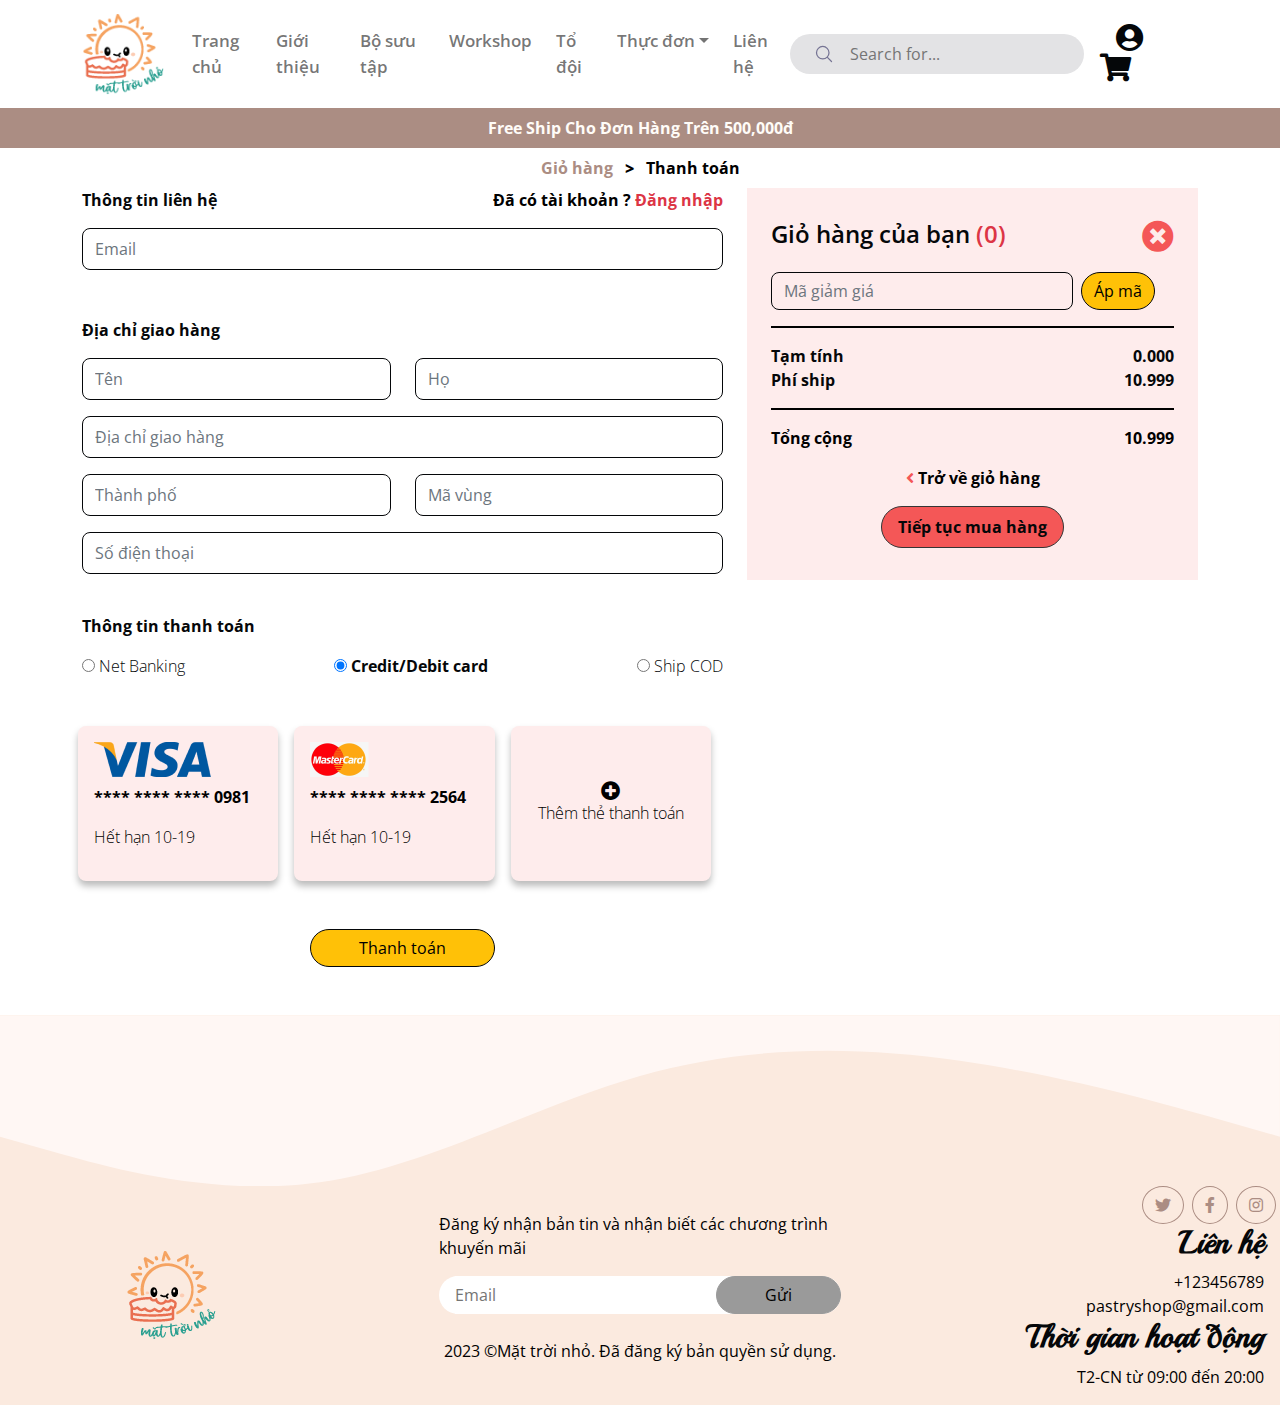
<file: pay_info.html>
<!DOCTYPE html>
<html lang="en">

<head>
    <meta charset="UTF-8" />
    <meta name="viewport" content="width=device-width, initial-scale=1.0" />
    <meta property="og:image" content="./img/about.png" />
    <title>Thông tin thanh toán</title>
    <!-- font Google -->
    <link rel="preconnect" href="https://fonts.googleapis.com" />
    <link rel="preconnect" href="https://fonts.gstatic.com" crossorigin />
    <link href="https://fonts.googleapis.com/css2?family=Open+Sans:wght@400;600&family=Playball&display=swap"
        rel="stylesheet" />

    <!-- font awesome -->

    <link rel="stylesheet" href="https://use.fontawesome.com/releases/v5.15.4/css/all.css" />
    <!-- owlcss -->
    <link rel="stylesheet" href="./css/owl.carousel.min.css" />
    <link rel="stylesheet" href="./css/owl.theme.default.min.css" />

    <!-- bootstrap css-->
    <link rel="stylesheet" href="./css/bootstrap.min.css">
    <!-- CSS -->
    <link rel="stylesheet" href="./css/style.css" />
    <link rel="stylesheet" href="./css/pay_info.css">

</head>

<body>

    <!-- HEADER -->
    <header class="container-fluid  position-static">
        <div class="container">
            <nav class="navbar navbar-light navbar-expand-lg">
                <a href="index.html" class="navbar-brand">
                    <div>
                        <img src="./img/logo/logo-mau.png" alt="" class="img-fluid" />
                    </div>
                </a>
                <button class="navbar-toggler" type="button" data-bs-toggle="collapse" data-bs-target="#navbarCollapse"
                    aria-controls="navbarNavDropdown" aria-expanded="false" aria-label="Toggle navigation">
                    <i class="fa fa-bars"></i>
                </button>
                <div class="collapse navbar-collapse" id="navbarCollapse">
                    <div class="navbar-nav mx-auto" id="mainNav">
                        <a href="index.html" class="nav-item nav-link">Trang chủ</a>
                        <a href="./about_us.html" class="nav-item nav-link ">Giới thiệu</a>
                        <a href="#bosuutap" class="nav-item nav-link">Bộ sưu tập</a>
                        <a href="./workshop.html" class="nav-item nav-link">Workshop</a>
                        <a href="#todoi" class="nav-item nav-link">Tổ đội</a>

                        <div class="nav-item dropdown">
                            <a href="menu.html" class="nav-link dropdown-toggle" data-bs-toggle="dropdown">Thực
                                đơn</a>
                            <div class="dropdown-menu bg-light">
                                <a href="menu.html" class="dropdown-item">Bánh ngọt</a>
                                <a href="menu.html" class="dropdown-item">Bánh sinh nhật</a>
                                <a href="menu.html" class="dropdown-item">Bánh mặn</a>
                                <a href="menu.html" class="dropdown-item">Bánh mini</a>
                            </div>
                        </div>

                        <a href="#lienhe" class="nav-item nav-link">Liên hệ</a>
                    </div>
                    <div
                        class="searchbox px-4 py-2 search nav-item position-relative d-flex gap-2 rounded-pill border-0 align-items-center">
                        <svg xmlns="http://www.w3.org/2000/svg" fill="none" viewBox="0 0 24 24" width="1.25em"
                            stroke-width="1.5" stroke="#767494" class="opacity-25">
                            <path stroke-linecap="round" stroke-linejoin="round"
                                d="M21 21l-5.197-5.197m0 0A7.5 7.5 0 105.196 5.196a7.5 7.5 0 0010.607 10.607z" />
                        </svg>
                        <input type="text" value="" placeholder="Search for..."
                            class="border-0 px-2 bg-transparent flex-fill" />
                    </div>

                    <div class="nav-item nav-link">
                        <a href="#" class="px-3"><i class="fa fa-user-circle text-dark fs-3"></i></a>
                        <a href="#" class=""> <i class="fa fa-shopping-cart text-dark fs-3"></i></a>
                    </div>





                </div>
            </nav>
        </div>
    </header>

    <!-- FREESHIP -->
    <div class="freeship container-fluid py-2">
        <div class="container text-center  fw-bold">
            <p class="mb-0 text-light">Free Ship Cho Đơn Hàng Trên 500,000đ</p>
        </div>
    </div>

    <div class="link container-fluid py-2">
        <div class="container text-center text-dark fw-bold">
            <p class="mb-0"><span>Giỏ hàng </span> <strong class="mx-2">></strong> Thanh toán</p>
        </div>
    </div>

    <!-- PAY INFO -->
    <div class="pay-info container-fluid">
        <div class="container">
            <div class="row text-dark fw-bold">
                <div class="left col-lg-7">
                    <div class="row">
                        <div class="col-12 d-flex justify-content-between">
                            <label for="">Thông tin liên hệ</label>
                            <p>Đã có tài khoản ? <span class="text-danger">Đăng nhập</span></p>
                        </div>
                        <div class="col-12">
                            <input type="email" placeholder="Email" class="form-control border-dark py-2" id="payEmail">
                        </div>

                        <div class="col-12 mt-5">
                            <label for="">Địa chỉ giao hàng</label>
                        </div>

                        <div class="col-6 mt-3">
                            <input type="text" placeholder="Tên" class="form-control border-dark py-2 " id="payName">
                        </div>

                        <div class="col-6 mt-3">
                            <input type="text" placeholder="Họ" class="form-control border-dark py-2" id="payFirstname">
                        </div>

                        <div class="col-12 my-3">
                            <input type="text" placeholder="Địa chỉ giao hàng" class="form-control border-dark py-2"
                                id="payAddress">
                        </div>

                        <div class="col-6">
                            <input type="text" placeholder="Thành phố" class="form-control border-dark py-2"
                                id="payCity">
                        </div>

                        <div class="col-6">
                            <input type="text" placeholder="Mã vùng" class="form-control border-dark py-2"
                                id="payRegion">
                        </div>

                        <div class="col-12 my-3">
                            <input type="tel" placeholder="Số điện thoại" class="form-control border-dark py-2"
                                id="payTelephone">
                        </div>

                        <div class="col-12 mt-4">
                            <label for="">Thông tin thanh toán</label>
                        </div>
                        <div class="col-12 d-flex justify-content-between my-3">
                            <div class="method fw-light">
                                <input type="radio" name="method" id="">
                                <label for="" class="d-inline">Net Banking</label>
                            </div>
                            <div class="method">
                                <input type="radio" name="method" id="" checked>
                                <label for="" class="d-inline">Credit/Debit card</label>
                            </div>
                            <div class="method fw-light">
                                <input type="radio" name="method" id="">
                                <label for="" class="d-inline">Ship COD</label>
                            </div>
                        </div>
                        <div class="row g-3">
                            <div class="col-lg-4 col-md-12">
                                <div class="method-info fw-light p-3 rounded">
                                    <img src="./img/pay_info/visa.png" alt="" class="figure-img">
                                    <p class="fw-bold">**** **** **** 0981</p>
                                    <p>Hết hạn 10-19</p>
                                </div>
                            </div>

                            <div class="col-lg-4  col-md-12">
                                <div class="method-info fw-light p-3 rounded">
                                    <img src="./img/pay_info/master-card.png" alt="" class="figure-img">
                                    <p class="fw-bold">**** **** **** 2564</p>
                                    <p>Hết hạn 10-19</p>
                                </div>
                            </div>

                            <div class="col-lg-4  col-md-12">
                                <div
                                    class="method-info fw-light p-3 rounded text-center h-100 d-flex flex-column justify-content-center">
                                    <i class="fa fa-plus-circle"></i>
                                    <p class="mb-0">Thêm thẻ thanh toán</p>
                                </div>
                            </div>
                        </div>


                        <div class="col-12 text-center my-5">
                            <button class="btn btn-warning rounded-pill px-5 border-dark" id="payMent">Thanh
                                toán</button>
                        </div>
                    </div>
                </div>

                <div class="right col-lg-5">
                    <div class="container py-3">
                        <div class="modal-head d-flex justify-content-between mt-3">
                            <h2 class="fst-normal">Giỏ hàng của bạn <span class="text-danger">(3)</span> </h2>
                            <i class="fa fa-times-circle" id="hidemodal"></i>
                        </div>
                        <div class="list-cart">
                            <div class="selection-item my-3">
                                <div class="row">
                                    <div class="col-3"><img class="img-fluid" src="./img/mart/product-image1.png"
                                            alt="">
                                    </div>
                                    <div class="col-9">
                                        <div class="item-info d-flex justify-content-between align-items-center">
                                            <h4>Bánh quy sô cô la kết hợp cùng hạnh nhân.</h4>
                                            <i class="fa fa-trash"></i>
                                        </div>
                                        <div class="item-pay d-flex justify-content-between align-items-center mt-4">
                                            <h4>12.999</h4>
                                            <div class="form-group ">

                                                <div
                                                    class="quantity d-flex align-items-center mt-0 justify-content-between">

                                                    <i class="fa fa-minus"></i>
                                                    <input type="text" value="1" name="quantity" id=""
                                                        class="text-center w-25 border-0">
                                                    <i class="fa fa-plus"></i>
                                                </div>

                                            </div>
                                        </div>
                                    </div>
                                </div>
                            </div>

                            <div class="selection-item my-3">
                                <div class="row">
                                    <div class="col-3"><img class="img-fluid" src="./img/mart/product-image2.png"
                                            alt="">
                                    </div>
                                    <div class="col-9">
                                        <div class="item-info d-flex justify-content-between align-items-center">
                                            <h4>Bánh quy bơ đậu phộng kết hợp cùng socola chip.</h4>
                                            <i class="fa fa-trash"></i>
                                        </div>
                                        <div class="item-pay d-flex justify-content-between align-items-center mt-4">
                                            <h4>110.000</h4>
                                            <div class="form-group ">

                                                <div
                                                    class="quantity d-flex align-items-center mt-0 justify-content-between">

                                                    <i class="fa fa-minus"></i>
                                                    <input type="text" value="2" name="quantity" id=""
                                                        class="text-center w-25 border-0">
                                                    <i class="fa fa-plus"></i>
                                                </div>

                                            </div>
                                        </div>
                                    </div>
                                </div>
                            </div>
                        </div>


                        <div class="discount-code selection-item mt-3">
                            <div class="d-flex">
                                <input type="text" placeholder="Mã giảm giá" class="form-control border-dark w-75 me-2">
                                <button class="btn btn-primary bg-warning rounded-pill border-dark">Áp mã</button>
                            </div>
                        </div>

                        <div class="total selection-item mt-3">
                            <div class="d-flex justify-content-between">
                                <span>Tạm tính</span>
                                <span class="tamtinh">350.000</span>
                            </div>
                            <div class="d-flex justify-content-between">
                                <span>Phí ship</span>
                                <span>10.999</span>
                            </div>
                        </div>

                        <div class="pay-total  my-3">
                            <div class="container total d-flex justify-content-between px-0">
                                <p>Tổng cộng</p>
                                <p>46.08</p>
                            </div>

                            <div class="pay text-center">
                                <p>
                                    <span><i class="fa fa-angle-left"></i> </span>
                                    Trở về giỏ hàng
                                </p>
                                <button class="btn"> <a href="./menu.html" class="text-dark">Tiếp tục mua hàng</a>
                                </button>
                            </div>
                        </div>


                    </div>
                </div>
            </div>
        </div>
    </div>

    <!-- footer -->

    <footer>

        <div class="footer_top">
            <svg xmlns="http://www.w3.org/2000/svg" viewBox="0 0 1440 193" fill="none">
                <path fill-rule="evenodd" clip-rule="evenodd"
                    d="M1440 136.886L1380 119.8C1320 102.715 1200 68.5431 1080 51.4573C960 34.3716 840 34.3716 720 68.5431C600 102.715 480 171.058 360 188.143C240 205.229 120 171.058 60 153.972L0 136.886V0.200043H60C120 0.200043 240 0.200043 360 0.200043C480 0.200043 600 0.200043 720 0.200043C840 0.200043 960 0.200043 1080 0.200043C1200 0.200043 1320 0.200043 1380 0.200043H1440V136.886Z"
                    fill="#FFF7F4" />
            </svg>
        </div>
        <div class="footer_bottom">
            <div class="row w-100 mx-auto">
                <div class="col-lg-4  responsive position-relative">

                    <img src="./img/logo/logo-mau.png" alt="" />

                </div>
                <div class="middle col-lg-4 col-md-12 d-flex flex-column justify-content-evenly align-items-center">
                    <div class="content-top">
                        <p>Đăng ký nhận bản tin và nhận biết các chương trình khuyến mãi</p>
                        <div class="subscribe d-flex justify-content-between">
                            <input type="text" placeholder="Email">
                            <button class="btn btn-secondary rounded-pill px-5">
                                Gửi
                            </button>
                        </div>
                    </div>

                    <p class="text-bottom responsive">
                        2023 ©Mặt trời nhỏ. Đã đăng ký bản quyền sử dụng.
                    </p>
                </div>
                <div class="col-lg-4  col-md-12 px-0 ">

                    <div class="footer-icon d-flex justify-content-end">
                        <a class="btn mx-1" href=""><i class="fab fa-twitter"></i></a>
                        <a class="btn mx-1" href=""><i class="fab fa-facebook-f"></i></a>

                        <a class="btn mx-1" href=""><i class="fab fa-instagram"></i></a>
                    </div>
                    <div class="footer-contact text-end me-3">
                        <h2>Liên hệ</h2>
                        <p class="mb-0">+123456789 <br>
                            pastryshop@gmail.com</p>
                        <h2>Thời gian hoạt động</h2>
                        <p>T2-CN từ 09:00 đến 20:00</p>
                    </div>


                </div>
            </div>

        </div>

    </footer>
</body>
<!-- bootstrap js-->
<script src="https://cdn.jsdelivr.net/npm/bootstrap@5.0.2/dist/js/bootstrap.bundle.min.js"
    integrity="sha384-MrcW6ZMFYlzcLA8Nl+NtUVF0sA7MsXsP1UyJoMp4YLEuNSfAP+JcXn/tWtIaxVXM"
    crossorigin="anonymous"></script>
<!-- jquery -->
<script src="https://cdnjs.cloudflare.com/ajax/libs/jquery/3.6.1/jquery.min.js"></script>
<!-- owljs -->
<script src="./js/owl.carousel.min.js"></script>

<script>
    //owl carousel
    $(".owl-carousel").owlCarousel({
        loop: true,
        margin: 10,
        nav: false,
        autoplay: true,
        autoplayTimeout: 3000,
        autoplayHoverPause: true,
        responsive: {
            0: {
                items: 1,
            },
            600: {
                items: 3,
            },
            1000: {
                items: 3,
            },
        },
    });


    // show & hide modal mart
    let ShowModal = () => {
        var modal = document.getElementById("modal-cart");
        modal.classList.add("show");
    }

    let hidemodal = () => {
        var modal = document.getElementById("modal-cart");
        modal.classList.remove("show");
    }

    //display cart
    document.addEventListener('DOMContentLoaded', () => {
        updateCart();
    });
    function updateCart() {
        let cartItems = JSON.parse(localStorage.getItem('cartItems')) || {};
        let cartContainer = document.querySelector('.pay-info .container .list-cart');
        let totalAmount = 0;
        let totalQuantity = 0;
        let price = 0;
        cartContainer.querySelectorAll('.selection-item').forEach(e => e.remove());

        for (const [productId, item] of Object.entries(cartItems)) {
            const itemElement = document.createElement('div');
            itemElement.className = 'selection-item my-3';
            itemElement.innerHTML = `
                <div class="row">
    <div class="col-3"><img class="img-fluid" src="${item.image}" alt=""></div>
    <div class="col-9">
        <div class="item-info d-flex justify-content-between align-items-center">
            <h4>${item.name}</h4>
            <i class="fa fa-trash" onclick="removeItem('${productId}')"></i>
        </div>
        <div class="item-pay d-flex justify-content-between align-items-center mt-4">
            <h4>${item.price}</h4>
            <div class="form-group ">

                <div class="quantity d-flex align-items-center mt-0 justify-content-between">

                    <i class="fa fa-minus" onclick="updateQuantity('${productId}', false)"></i>
                    <input type="text" value="${item.quantity}" class="text-center w-25 border-0" readonly>
                    <i class="fa fa-plus" onclick="updateQuantity('${productId}', true)"></i>
                </div>

            </div>
        </div>
    </div>
</div>

           
        `;
            cartContainer.insertBefore(itemElement, cartContainer.children[2]);
            price = parseFloat((item.price));
            totalAmount += (price * (item.quantity));
            totalQuantity += item.quantity;
        }

        document.querySelector('.pay-info .modal-head h2 span').textContent = `(${totalQuantity})`;
        document.querySelector('.pay-info .total .tamtinh').textContent = `${totalAmount.toFixed(3)}`;
        totalAmount = totalAmount + 10.999;
        var payTotal = totalAmount.toFixed(3);
        document.querySelector('.pay-info .total p:last-child').textContent = `${payTotal}`;
    }


    function updateQuantity(productId, isIncrement) {
        let cartItems = JSON.parse(localStorage.getItem('cartItems')) || {};

        if (cartItems[productId]) {
            if (isIncrement) {
                cartItems[productId].quantity++;
            } else {
                if (cartItems[productId].quantity > 1) {
                    cartItems[productId].quantity--;
                } else {
                    delete cartItems[productId];
                }
            }

            localStorage.setItem('cartItems', JSON.stringify(cartItems));
            updateCart();
        }
    }

    function removeItem(productId) {
        let cartItems = JSON.parse(localStorage.getItem('cartItems')) || {};

        if (cartItems[productId]) {
            delete cartItems[productId];
            localStorage.setItem('cartItems', JSON.stringify(cartItems));
            updateCart();
        }
    }

    //check Pay Info
    document.getElementById("payMent").addEventListener("click", function (event) {
        event.preventDefault();
        var email = document.getElementById("payEmail").value;
        var name = document.getElementById("payName").value;
        var firstName = document.getElementById("payFirstname").value;
        var address = document.getElementById("payAddress").value;
        var city = document.getElementById("payCity").value;
        var region = document.getElementById("payRegion").value;
        var phone = document.getElementById("payTelephone").value;

        if (name === "" || email === "" || phone === "" || firstName === "" || address === "" || city === "" || region === "") {
            alert("Vui lòng nhập đầy đủ thông tin!");
            return;
        }
        alert("Thanh toán thành công!");
        location.href = './menu.html'
    });

</script>

</html>
</file>
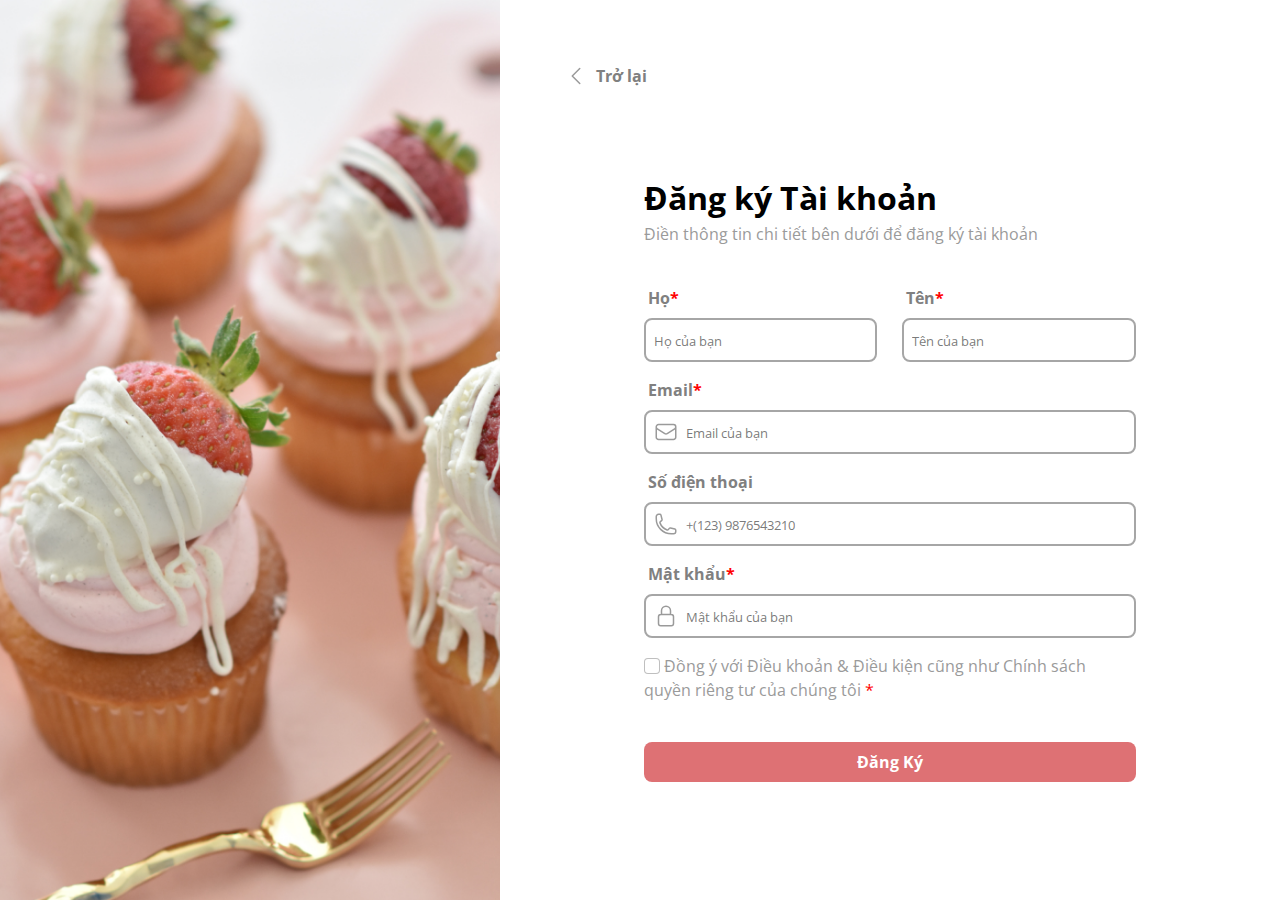
<file: register.html>
<!DOCTYPE html>
<html lang="en">
<head>
  <meta charset="UTF-8" />
  <meta name="viewport" content="width=device-width, initial-scale=1.0" />
  <meta property="og:image" content="./img/about.png" />
  <title>Document</title>
  <!-- font Google -->
  <link rel="preconnect" href="https://fonts.googleapis.com" />
  <link rel="preconnect" href="https://fonts.gstatic.com" crossorigin />
  <link href="https://fonts.googleapis.com/css2?family=Open+Sans:wght@400;600&family=Playball&display=swap"
    rel="stylesheet" />

  <!-- font awesome -->

  <link rel="stylesheet" href="https://use.fontawesome.com/releases/v5.15.4/css/all.css" />
  <!-- owl css -->
  <link rel="stylesheet" href="./css/owl.carousel.min.css" />
  <link rel="stylesheet" href="./css/owl.theme.default.min.css" />

  <!-- bootstrap css-->
  <link rel="stylesheet" href="./css/bootstrap.min.css" />
  <!-- CSS -->
  <link rel="stylesheet" href="./css/style.css" />
  <link rel="stylesheet" href="./css/login.css" />
</head>

<body>
  <div class="d-flex" style="height: 100vh;">
    <div id="side-img"></div>
    <div id="form-container">
      <div class="text-start d-flex align-items-center gap-2">
        <svg xmlns="http://www.w3.org/2000/svg" width="24" height="24" viewBox="0 0 24 24"><path fill="none" stroke="currentColor" stroke-linecap="round" stroke-linejoin="round" stroke-width="1.5" d="M15.75 19.5L8.25 12l7.5-7.5"/></svg>
        <a href="login.html" class="fw-bold" style="color: grey">Trở lại</a>
      </div>

      <!-- <div class="h-full flex-grow-1 d-flex flex-column justify-content-center align-items-center" style="margin: 0rem 8rem;"> -->
        <form class="container-fluid flex-grow-1 d-flex flex-column justify-content-center" style="gap: 1rem;">
          <div class="mb-4">
            <p class="title m-0 fs-2 fw-bold">Đăng ký Tài khoản</p>
            <div>Điền thông tin chi tiết bên dưới để đăng ký tài khoản</div>
          </div>

          <div class="d-flex justify-content-between">
            <div style="width: 47.5%">
              <label class="form-label ps-1 fw-bold" style="color: grey;" for="family-name">Họ<span style="color: red">*</span></label>
              <div class="input-container">
                  <input type="text" id="family-name" class="flex-grow-1" placeholder="Họ của bạn" required/>
              </div>
            </div>
            <div style="width: 47.5%">
              <label class="form-label ps-1 fw-bold" style="color: grey;" for="name">Tên<span style="color: red">*</span></label>
              <div class="input-container">
                  <input type="text" id="name" class="flex-grow-1" placeholder="Tên của bạn" required/>
              </div>
            </div>
          </div>

          <div>
            <label class="form-label ps-1 fw-bold" style="color: grey;" for="email">Email<span style="color: red">*</span></label>
            <div class="input-container">
              <svg xmlns="http://www.w3.org/2000/svg" width="24" height="24" viewBox="0 0 24 24"><path fill="none" stroke="currentColor" stroke-linecap="round" stroke-linejoin="round" stroke-width="1.5" d="M21.75 6.75v10.5a2.25 2.25 0 0 1-2.25 2.25h-15a2.25 2.25 0 0 1-2.25-2.25V6.75m19.5 0A2.25 2.25 0 0 0 19.5 4.5h-15a2.25 2.25 0 0 0-2.25 2.25m19.5 0v.243a2.25 2.25 0 0 1-1.07 1.916l-7.5 4.615a2.25 2.25 0 0 1-2.36 0L3.32 8.91a2.25 2.25 0 0 1-1.07-1.916V6.75"/></svg>
              <input type="text" id="email" class="flex-grow-1" placeholder="Email của bạn" required/>
            </div>
          </div>

          <div>
            <label class="form-label ps-1 fw-bold" style="color: grey;" for="tel">Số điện thoại</label>
            <div class="input-container">
              <svg xmlns="http://www.w3.org/2000/svg" width="24" height="24" viewBox="0 0 24 24"><path fill="none" stroke="currentColor" stroke-linecap="round" stroke-linejoin="round" stroke-width="1.5" d="M2.25 6.75c0 8.284 6.716 15 15 15h2.25a2.25 2.25 0 0 0 2.25-2.25v-1.372c0-.516-.351-.966-.852-1.091l-4.423-1.106c-.44-.11-.902.055-1.173.417l-.97 1.293c-.282.376-.769.542-1.21.38a12.035 12.035 0 0 1-7.143-7.143c-.162-.441.004-.928.38-1.21l1.293-.97c.363-.271.527-.734.417-1.173L6.963 3.102a1.125 1.125 0 0 0-1.091-.852H4.5A2.25 2.25 0 0 0 2.25 4.5v2.25Z"/></svg>
              <input type="text" id="tel" class="flex-grow-1" placeholder="+(123) 9876543210"/>
            </div>
          </div>

          <div>
            <label class="form-label ps-1 fw-bold" style="color: grey;" for="password">Mật khẩu<span style="color: red">*</span></label>
            <div class="input-container">
              <svg xmlns="http://www.w3.org/2000/svg" width="24" height="24" viewBox="0 0 24 24"><path fill="none" stroke="currentColor" stroke-linecap="round" stroke-linejoin="round" stroke-width="1.5" d="M16.5 10.5V6.75a4.5 4.5 0 1 0-9 0v3.75m-.75 11.25h10.5a2.25 2.25 0 0 0 2.25-2.25v-6.75a2.25 2.25 0 0 0-2.25-2.25H6.75a2.25 2.25 0 0 0-2.25 2.25v6.75a2.25 2.25 0 0 0 2.25 2.25Z"/></svg>
              <input type="password" id="password" class="flex-grow-1" placeholder="Mật khẩu của bạn" required/>
            </div>
          </div>

          <div class="mb-4">
            <label class="form-check-label" for="commit">
              <input class="form-check-input" type="checkbox" value="" id="commit" required>
              <span> Đồng ý với Điều khoản & Điều kiện cũng như Chính sách quyền riêng tư của chúng tôi</span>
              <span style="color: red">*</span></label>
          </div>
          
        
          <button id="submit-btn" class="submit-btn">Đăng Ký</button>
        </form>

      <!-- </div> -->
    </div>
  </div>

</body>

<!-- jquery -->
<script src="https://cdnjs.cloudflare.com/ajax/libs/jquery/3.6.1/jquery.min.js"></script>
<script>
  let form_is_valid = false;
  let required_inputs = $('input[required]');
  let submit_btn = $('#submit-btn');

  for (required_input of required_inputs) {
    required_input.addEventListener("change", () => {
      if (required_input.value != "") 
        required_input.parentNode.style.border = "2px solid grey";
    })
  }

  function validate() {
    for (required_input of required_inputs) {
      if (required_input.value == "")
        return false;
    }
    return true;
  }
  $('#submit-btn').on("click", (e) => {
    e.preventDefault()
    for (required_input of required_inputs) {
      let is_ok_text = (required_input.type != 'checkbox' & required_input.value != "")
      let is_ok_checkbox = (required_input.type == 'checkbox' & required_input.checked)

      if (!is_ok_text && !is_ok_checkbox) {
        required_input.focus();
        required_input.parentNode.style.border = '2px solid red';
        return false;
      }
    }
    alert("Đăng Ký Thành Công!")
    location.href = './login.html'
  })
</script>
</html>
</file>
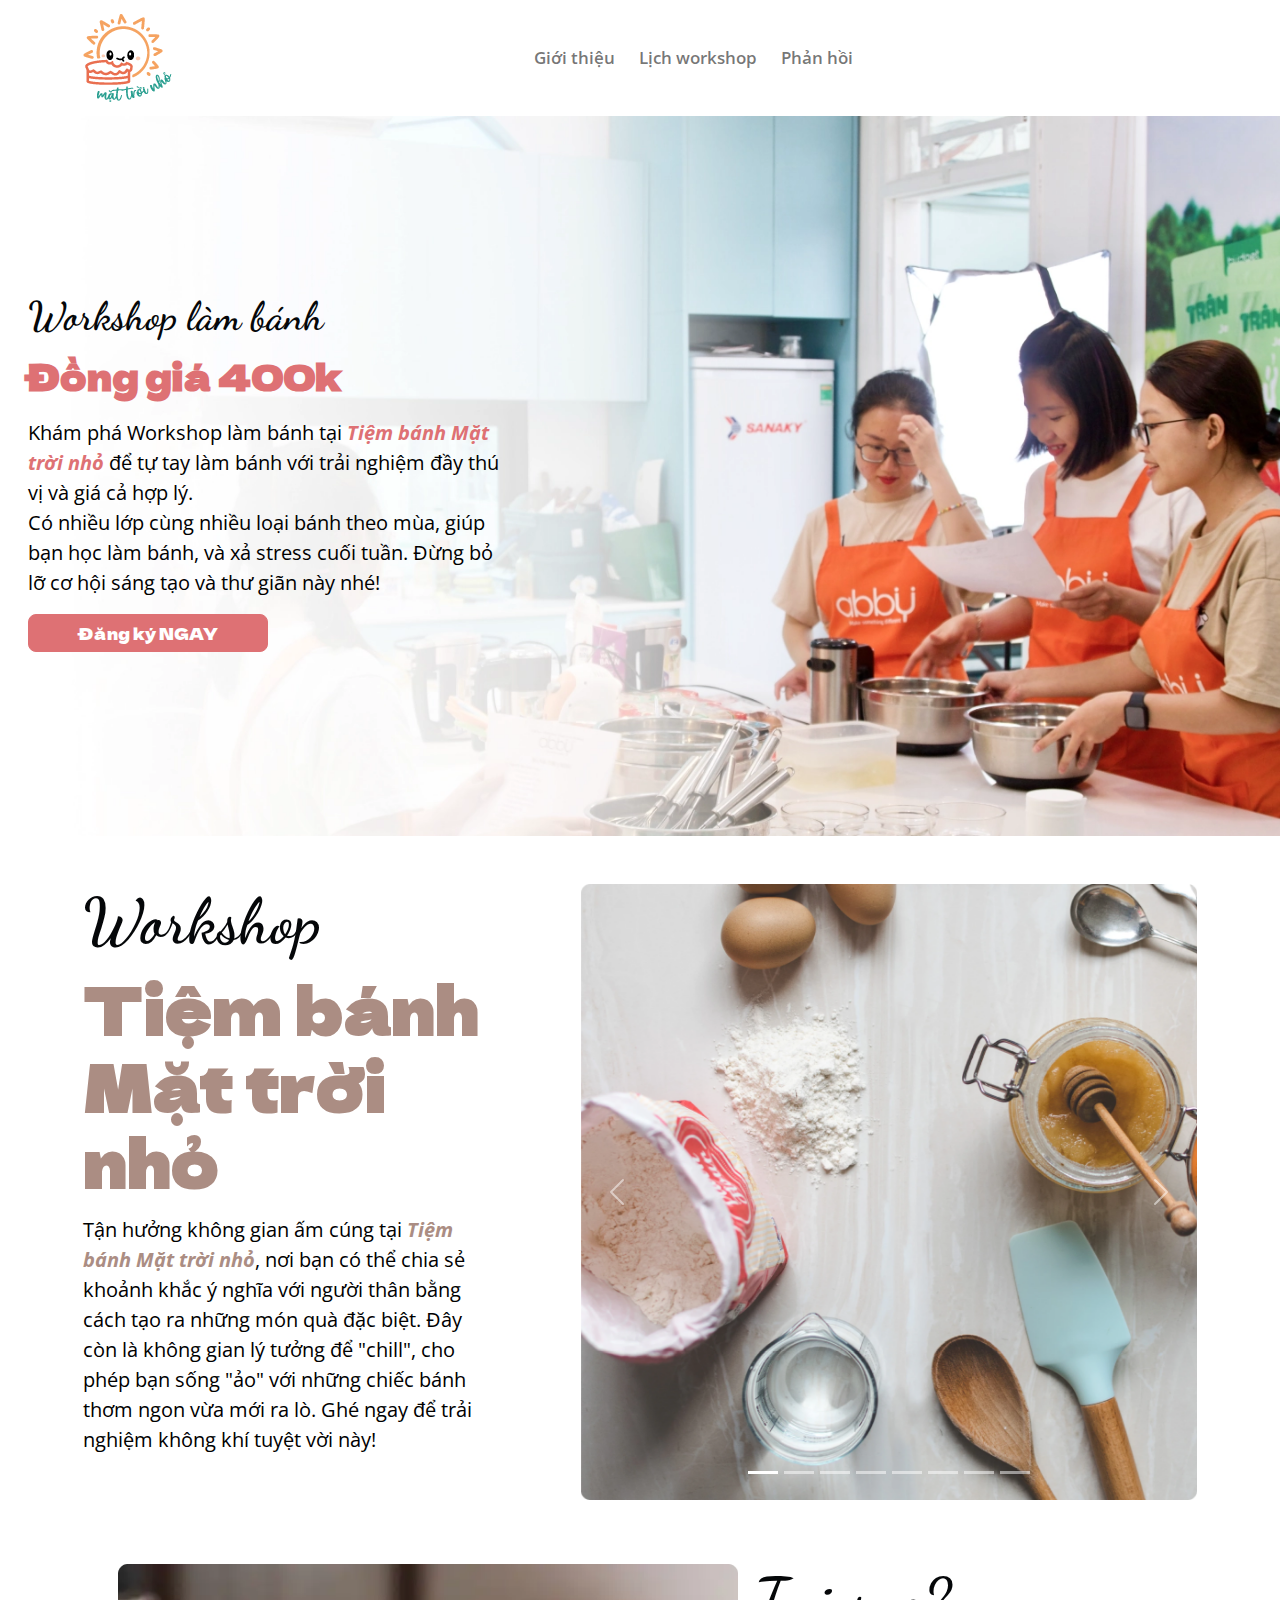
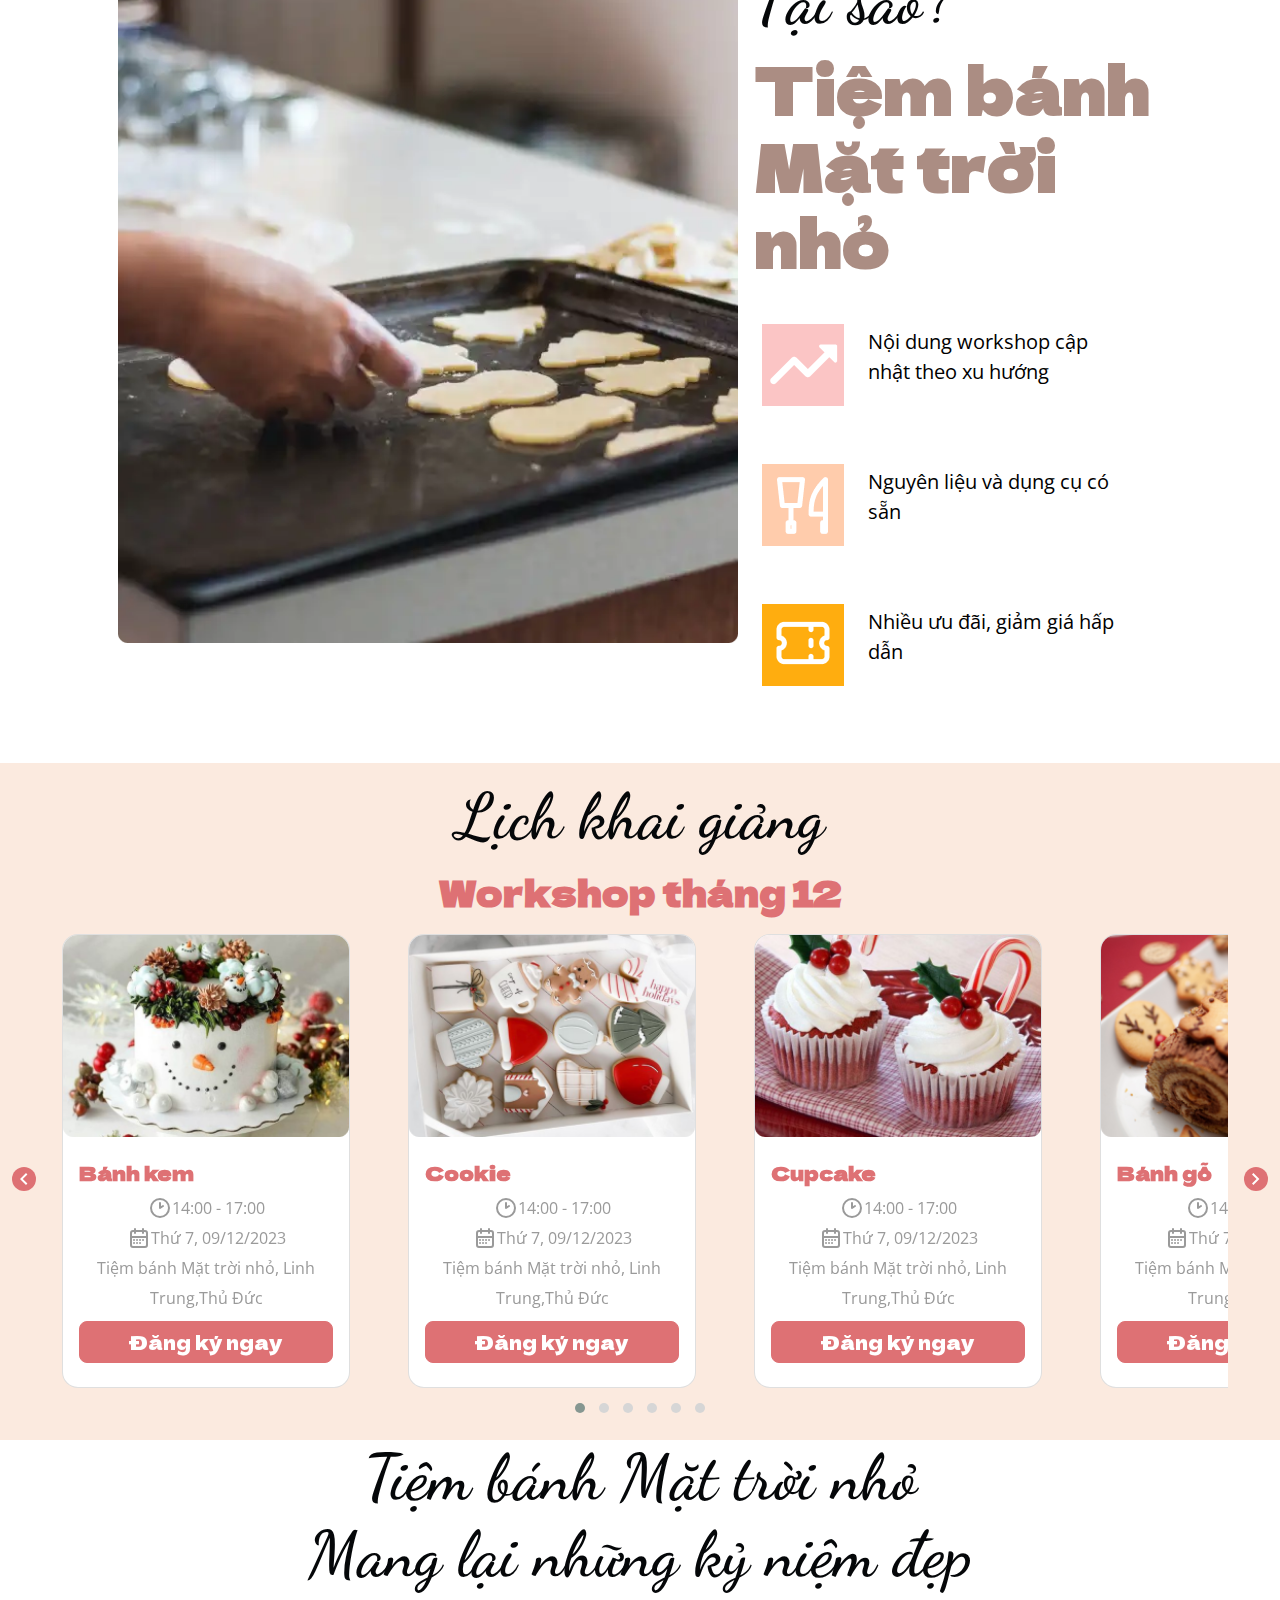
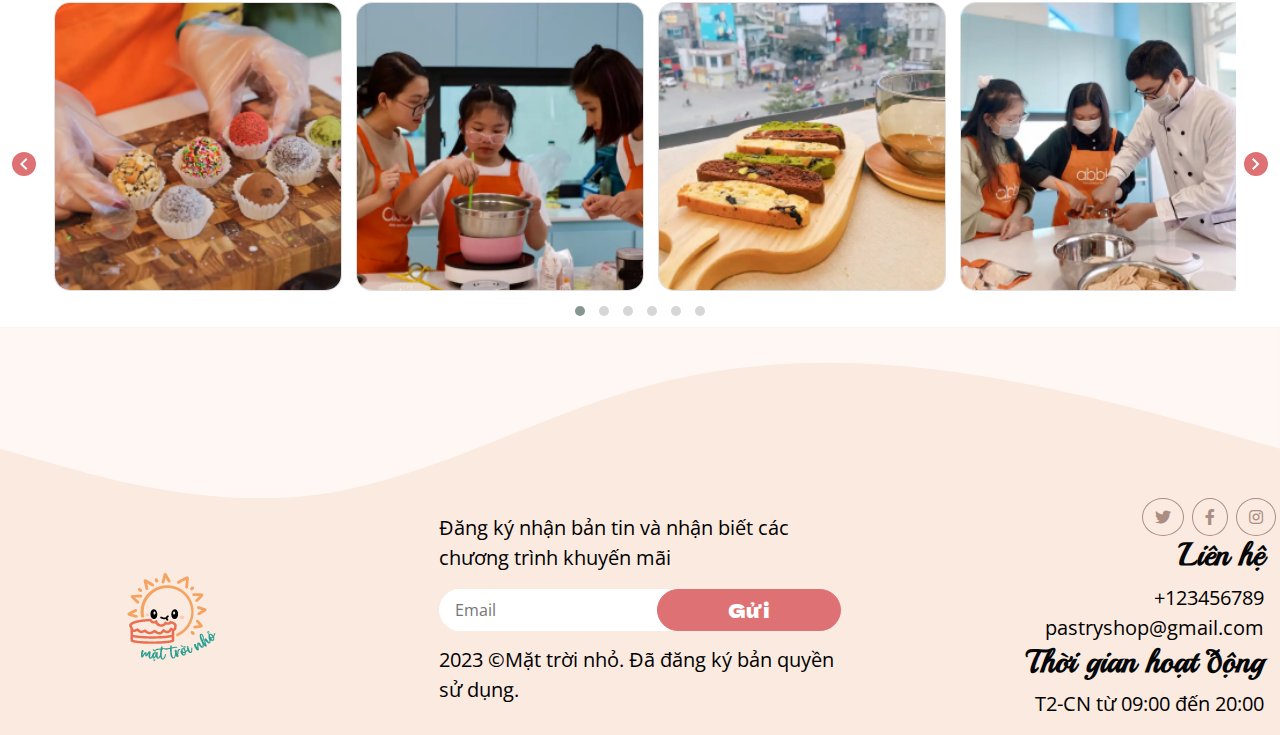
<file: workshop.html>
<!DOCTYPE html>
<html lang="en">

<head>
  <meta charset="UTF-8" />
  <meta name="viewport" content="width=device-width, initial-scale=1.0" />
  <title>Workshop</title>
  <!-- font Google -->
  <link rel="preconnect" href="https://fonts.googleapis.com" />
  <link rel="preconnect" href="https://fonts.gstatic.com" crossorigin />
  <link href="https://fonts.googleapis.com/css2?family=Open+Sans:wght@400;600&family=Playball&display=swap"
    rel="stylesheet" />
  <link href="https://fonts.googleapis.com/css2?family=Dela+Gothic+One&display=swap" rel="stylesheet">
  <link href="https://fonts.googleapis.com/css2?family=Dancing+Script:wght@400;500;600;700&display=swap"
    rel="stylesheet">

  <!-- font awesome -->

  <link rel="stylesheet" href="https://use.fontawesome.com/releases/v5.15.4/css/all.css" />
  <!-- owl css -->
  <link rel="stylesheet" href="./css/owl.carousel.min.css" />
  <link rel="stylesheet" href="./css/owl.theme.default.min.css" />

  <!-- bootstrap css-->
  <link rel="stylesheet" href="./css/bootstrap.min.css" />
  <!-- CSS -->
  <link rel="stylesheet" href="./css/style.css">
  <link rel="stylesheet" href="./css/workshop.css" />
</head>

<body>
  <!-- HEADER -->
  <header class="container-fluid position-static">
    <div class="container">
      <nav class="navbar navbar-light navbar-expand-lg">
        <a href="index.html" class="navbar-brand">
          <div>
            <img src="./img/logo/logo-mau.png" alt="" class="img-fluid" />
          </div>
        </a>
        <button class="navbar-toggler" type="button" data-bs-toggle="collapse" data-bs-target="#navbarCollapse"
          aria-controls="navbarNavDropdown" aria-expanded="false" aria-label="Toggle navigation">
          <i class="fa fa-bars"></i>
        </button>
        <div class="collapse navbar-collapse" id="navbarCollapse">
          <div class="navbar-nav mx-auto">
            <a href="#gioithieu" class="nav-item nav-link">Giới thiệu</a>
            <a href="#lich" class="nav-item nav-link">Lịch workshop</a>
            <a href="#phanhoi" class="nav-item nav-link">Phản hồi</a>
          </div>
        </div>
      </nav>
    </div>
  </header>

  <!-- HERO -->
  <div class="hero container-fluid">
    <div class="card-title w-50 ms-3">
      <h1>Workshop làm bánh</h1>
      <p class="text-pink">Đồng giá 400k</p>

      <div class=" dk d-flex justify-content-center flex-column g-2">
        <p class="w-75 hero-content">Khám phá Workshop làm bánh tại <span class="namebake-pink">Tiệm bánh Mặt trời
            nhỏ</span> để tự
          tay làm bánh với trải nghiệm đầy thú vị và giá cả hợp lý. <br>
          Có nhiều lớp cùng nhiều loại bánh theo mùa, giúp bạn học làm bánh, và xả stress cuối tuần. Đừng bỏ lỡ cơ hội
          sáng tạo và thư giãn này nhé!</p>
        <a href="./dang_ky_workshop.html" class="btn btn-primary1">Đăng ký NGAY</a>
      </div>
    </div>
  </div>


  <!-- Giới thiệu  -->
  <div class="container-fluid py-5">
    <div class="row d-flex justify-content-evenly" id="gioithieu">
      <div class="col-lg-4">
        <h3>Workshop</h3>
        <p class="text-brown display-3">Tiệm bánh Mặt trời nhỏ</p>
        <p>Tận hưởng không gian ấm cúng tại <span class="namebake-brown">Tiệm bánh Mặt trời nhỏ</span>, nơi bạn có thể
          chia sẻ khoảnh khắc ý nghĩa với người thân bằng cách tạo ra những món quà đặc biệt.
          Đây còn là không gian lý tưởng để "chill", cho phép bạn sống "ảo" với những chiếc bánh thơm ngon vừa mới ra
          lò.
          Ghé ngay để trải nghiệm không khí tuyệt vời này!</p>
      </div>
      <div id="carouselExampleIndicators" class="carousel slide col-lg-6" data-bs-ride="carousel">
        <div class="carousel-indicators">
          <button type="button" data-bs-target="#carouselExampleIndicators" data-bs-slide-to="0" class="active"
            aria-current="true" aria-label="Slide 1"></button>
          <button type="button" data-bs-target="#carouselExampleIndicators" data-bs-slide-to="1"
            aria-label="Slide 2"></button>
          <button type="button" data-bs-target="#carouselExampleIndicators" data-bs-slide-to="2"
            aria-label="Slide 3"></button>
          <button type="button" data-bs-target="#carouselExampleIndicators" data-bs-slide-to="3"
            aria-label="Slide 4"></button>
          <button type="button" data-bs-target="#carouselExampleIndicators" data-bs-slide-to="4"
            aria-label="Slide 5"></button>
          <button type="button" data-bs-target="#carouselExampleIndicators" data-bs-slide-to="5"
            aria-label="Slide 6"></button>
          <button type="button" data-bs-target="#carouselExampleIndicators" data-bs-slide-to="6"
            aria-label="Slide 7"></button>
          <button type="button" data-bs-target="#carouselExampleIndicators" data-bs-slide-to="7"
            aria-label="Slide 8"></button>
        </div>
        <div class="carousel-inner">
          <div class="carousel-item active">
            <img src="./img/workshop/1.png" class="d-block w-100" alt="...">
          </div>
          <div class="carousel-item">
            <img src="./img/workshop/8.png" class="d-block w-100" alt="...">
          </div>
          <div class="carousel-item">
            <img src="./img/workshop/2.png" class="d-block w-100" alt="...">
          </div>
          <div class="carousel-item">
            <img src="./img/workshop/3.png" class="d-block w-100" alt="...">
          </div>
          <div class="carousel-item">
            <img src="./img/workshop/4.png" class="d-block w-100" alt="...">
          </div>
          <div class="carousel-item">
            <img src="./img/workshop/5.png" class="d-block w-100" alt="...">
          </div>
          <div class="carousel-item">
            <img src="./img/workshop/6.png" class="d-block w-100" alt="...">
          </div>
          <div class="carousel-item">
            <img src="./img/workshop/7.png" class="d-block w-100" alt="...">
          </div>
        </div>
        <button class="carousel-control-prev" type="button" data-bs-target="#carouselExampleIndicators"
          data-bs-slide="prev">
          <span class="carousel-control-prev-icon" aria-hidden="true"></span>
          <span class="visually-hidden">Previous</span>
        </button>
        <button class="carousel-control-next" type="button" data-bs-target="#carouselExampleIndicators"
          data-bs-slide="next">
          <span class="carousel-control-next-icon" aria-hidden="true"></span>
          <span class="visually-hidden">Next</span>
        </button>
      </div>
    </div>
  </div>


  <!-- Why  -->
  <div class="container-fluid pt-3 pb-5">
    <div class=" why  row g-3 d-flex justify-content-center">
      <div class="col-lg-6">
        <img class="img-fluid" src="./img/workshop/why1.png" alt="">
        <!-- end-50 -->
      </div>
      <div class="col-lg-4 ">
        <h3>Tại sao?</h3>
        <p class="text-brown display-3">Tiệm bánh Mặt trời nhỏ</p>
        <div class="d-flex p-2 align-items-center">
          <img src="./img/workshop/icon-why1.png" alt="">
          <p class="p-4">Nội dung workshop cập nhật theo xu hướng</p>
        </div>
        <div class="d-flex p-2 align-items-center">
          <img src="./img/workshop/icon-why2.png" alt="">
          <p class="p-4">Nguyên liệu và dụng cụ có sẵn</p>
        </div>
        <div class="d-flex p-2 align-items-center">
          <img src="./img/workshop/icon-why3.png" alt="">
          <p class="p-4">Nhiều ưu đãi, giảm giá hấp dẫn</p>
        </div>
      </div>
    </div>
  </div>


  <!-- Lịch khai giảng -->
  <div class="lich py-3 overflow-hidden container-fluid" id="lich">
    <h3 class="text-center">Lịch khai giảng</h3>
    <p class="text-pink text-pink1 text-center ">Workshop tháng 12</p>
    <div style=" display: flex; align-items: center; gap: 1rem;">
      <a id="lich-prev-nav"
        style="width: 1.5rem; aspect-ratio: 1/1; display: flex; align-items: center; justify-content: center; border-radius: 999rem; background-color: #DE7174; color: white;">
        <svg xmlns="http://www.w3.org/2000/svg" width="24" height="24" viewBox="0 0 24 24">
          <path fill="currentColor" d="m14 18l-6-6l6-6l1.4 1.4l-4.6 4.6l4.6 4.6L14 18Z" />
        </svg>
      </a>
      <div class="owl-carousel owl-theme" id="lich-carousel" style="width: calc(100% - 5rem);">
        <div class="card me-5" data-hash="lich1" style="width: 18rem;">
          <img src="./img/workshop/lich1.png" class="card-img-top img-fluid" alt="...">
          <div class="card-body my-2">
            <h5 class="card-title">Bánh kem</h5>
            <div class="d-flex flex-column align-items-center my-2">
              <div class="card-text">
                <svg xmlns="http://www.w3.org/2000/svg" width="24" height="24" viewBox="0 0 24 24">
                  <path fill="none" stroke="currentColor" stroke-linecap="round" stroke-linejoin="round"
                    stroke-width="2" d="M3 12a9 9 0 1 0 18 0a9 9 0 1 0-18 0m9 0l3-2m-3-3v5" />
                </svg>
                <span>14:00 - 17:00</span>
              </div>
              <div class="card-text">
                <svg xmlns="http://www.w3.org/2000/svg" width="24" height="24" viewBox="0 0 24 24">
                  <path fill="none" stroke="currentColor" stroke-linecap="round" stroke-linejoin="round"
                    stroke-width="2"
                    d="M4 7a2 2 0 0 1 2-2h12a2 2 0 0 1 2 2v12a2 2 0 0 1-2 2H6a2 2 0 0 1-2-2V7zm12-4v4M8 3v4m-4 4h16M7 14h.013m2.997 0h.005m2.995 0h.005m3 0h.005m-3.005 3h.005m-6.01 0h.005m2.995 0h.005" />
                </svg>
                <span>Thứ 7, 09/12/2023</span>
              </div>
              <div class="card-text text-center">Tiệm bánh Mặt trời nhỏ, Linh Trung,Thủ Đức</div>
            </div>
            <a href="./dang_ky_workshop.html" class="btn btn-secondary1">Đăng ký ngay</a>
          </div>
        </div>
        <div class="card me-5" data-hash="lich2" style=" width: 18rem;">
          <img src="./img/workshop/lich2.png" class="card-img-top" alt="...">
          <div class="card-body my-2">
            <h5 class="card-title">Cookie</h5>
            <div class="d-flex flex-column align-items-center my-2">
              <div class="card-text">
                <svg xmlns="http://www.w3.org/2000/svg" width="24" height="24" viewBox="0 0 24 24">
                  <path fill="none" stroke="currentColor" stroke-linecap="round" stroke-linejoin="round"
                    stroke-width="2" d="M3 12a9 9 0 1 0 18 0a9 9 0 1 0-18 0m9 0l3-2m-3-3v5" />
                </svg>
                <span>14:00 - 17:00</span>
              </div>
              <div class="card-text">
                <svg xmlns="http://www.w3.org/2000/svg" width="24" height="24" viewBox="0 0 24 24">
                  <path fill="none" stroke="currentColor" stroke-linecap="round" stroke-linejoin="round"
                    stroke-width="2"
                    d="M4 7a2 2 0 0 1 2-2h12a2 2 0 0 1 2 2v12a2 2 0 0 1-2 2H6a2 2 0 0 1-2-2V7zm12-4v4M8 3v4m-4 4h16M7 14h.013m2.997 0h.005m2.995 0h.005m3 0h.005m-3.005 3h.005m-6.01 0h.005m2.995 0h.005" />
                </svg>
                <span>Thứ 7, 09/12/2023</span>
              </div>
              <div class="card-text text-center">Tiệm bánh Mặt trời nhỏ, Linh Trung,Thủ Đức</div>
            </div>
            <a href="./dang_ky_workshop.html" class="btn btn-secondary1">Đăng ký ngay</a>
          </div>
        </div>
        <div class="card me-5" data-hash="lich3" style=" width: 18rem;">
          <img src="./img/workshop/lich6.png" class="card-img-top" alt="...">
          <div class="card-body my-2">
            <h5 class="card-title">Cupcake</h5>
            <div class="d-flex flex-column align-items-center my-2">
              <div class="card-text">
                <svg xmlns="http://www.w3.org/2000/svg" width="24" height="24" viewBox="0 0 24 24">
                  <path fill="none" stroke="currentColor" stroke-linecap="round" stroke-linejoin="round"
                    stroke-width="2" d="M3 12a9 9 0 1 0 18 0a9 9 0 1 0-18 0m9 0l3-2m-3-3v5" />
                </svg>
                <span>14:00 - 17:00</span>
              </div>
              <div class="card-text">
                <svg xmlns="http://www.w3.org/2000/svg" width="24" height="24" viewBox="0 0 24 24">
                  <path fill="none" stroke="currentColor" stroke-linecap="round" stroke-linejoin="round"
                    stroke-width="2"
                    d="M4 7a2 2 0 0 1 2-2h12a2 2 0 0 1 2 2v12a2 2 0 0 1-2 2H6a2 2 0 0 1-2-2V7zm12-4v4M8 3v4m-4 4h16M7 14h.013m2.997 0h.005m2.995 0h.005m3 0h.005m-3.005 3h.005m-6.01 0h.005m2.995 0h.005" />
                </svg>
                <span>Thứ 7, 09/12/2023</span>
              </div>
              <div class="card-text text-center">Tiệm bánh Mặt trời nhỏ, Linh Trung,Thủ Đức</div>
            </div>
            <a href="./dang_ky_workshop.html" class="btn btn-secondary1">Đăng ký ngay</a>
          </div>
        </div>
        <div class="card me-5" data-hash="lich4" style=" width: 18rem;">
          <img src="./img/workshop/lich3.png" class="card-img-top" alt="...">
          <div class="card-body my-2">
            <h5 class="card-title">Bánh gỗ</h5>
            <div class="d-flex flex-column align-items-center my-2">
              <div class="card-text">
                <svg xmlns="http://www.w3.org/2000/svg" width="24" height="24" viewBox="0 0 24 24">
                  <path fill="none" stroke="currentColor" stroke-linecap="round" stroke-linejoin="round"
                    stroke-width="2" d="M3 12a9 9 0 1 0 18 0a9 9 0 1 0-18 0m9 0l3-2m-3-3v5" />
                </svg>
                <span>14:00 - 17:00</span>
              </div>
              <div class="card-text">
                <svg xmlns="http://www.w3.org/2000/svg" width="24" height="24" viewBox="0 0 24 24">
                  <path fill="none" stroke="currentColor" stroke-linecap="round" stroke-linejoin="round"
                    stroke-width="2"
                    d="M4 7a2 2 0 0 1 2-2h12a2 2 0 0 1 2 2v12a2 2 0 0 1-2 2H6a2 2 0 0 1-2-2V7zm12-4v4M8 3v4m-4 4h16M7 14h.013m2.997 0h.005m2.995 0h.005m3 0h.005m-3.005 3h.005m-6.01 0h.005m2.995 0h.005" />
                </svg>
                <span>Thứ 7, 09/12/2023</span>
              </div>
              <div class="card-text text-center">Tiệm bánh Mặt trời nhỏ, Linh Trung,Thủ Đức</div>
            </div>
            <a href="./dang_ky_workshop.html" class="btn btn-secondary1">Đăng ký ngay</a>
          </div>
        </div>
        <div class="card me-5" data-hash="lich5" style=" width: 18rem;">
          <img src="./img/workshop/lich4.png" class="card-img-top" alt="...">
          <div class="card-body my-2">
            <h5 class="card-title">Macaron</h5>
            <div class="d-flex flex-column align-items-center my-2">
              <div class="card-text">
                <svg xmlns="http://www.w3.org/2000/svg" width="24" height="24" viewBox="0 0 24 24">
                  <path fill="none" stroke="currentColor" stroke-linecap="round" stroke-linejoin="round"
                    stroke-width="2" d="M3 12a9 9 0 1 0 18 0a9 9 0 1 0-18 0m9 0l3-2m-3-3v5" />
                </svg>
                <span>14:00 - 17:00</span>
              </div>
              <div class="card-text">
                <svg xmlns="http://www.w3.org/2000/svg" width="24" height="24" viewBox="0 0 24 24">
                  <path fill="none" stroke="currentColor" stroke-linecap="round" stroke-linejoin="round"
                    stroke-width="2"
                    d="M4 7a2 2 0 0 1 2-2h12a2 2 0 0 1 2 2v12a2 2 0 0 1-2 2H6a2 2 0 0 1-2-2V7zm12-4v4M8 3v4m-4 4h16M7 14h.013m2.997 0h.005m2.995 0h.005m3 0h.005m-3.005 3h.005m-6.01 0h.005m2.995 0h.005" />
                </svg>
                <span>Thứ 7, 09/12/2023</span>
              </div>
              <div class="card-text text-center">Tiệm bánh Mặt trời nhỏ, Linh Trung,Thủ Đức</div>
            </div>
            <a href="./dang_ky_workshop.html" class="btn btn-secondary1">Đăng ký ngay</a>
          </div>
        </div>
        <div class="card me-5" data-hash="lich6" style=" width: 18rem;">
          <img src="./img/workshop/lich5.png" class="card-img-top" alt="...">
          <div class="card-body my-2">
            <h5 class="card-title">Mousse</h5>
            <div class="d-flex flex-column align-items-center my-2">
              <div class="card-text">
                <svg xmlns="http://www.w3.org/2000/svg" width="24" height="24" viewBox="0 0 24 24">
                  <path fill="none" stroke="currentColor" stroke-linecap="round" stroke-linejoin="round"
                    stroke-width="2" d="M3 12a9 9 0 1 0 18 0a9 9 0 1 0-18 0m9 0l3-2m-3-3v5" />
                </svg>
                <span>14:00 - 17:00</span>
              </div>
              <div class="card-text">
                <svg xmlns="http://www.w3.org/2000/svg" width="24" height="24" viewBox="0 0 24 24">
                  <path fill="none" stroke="currentColor" stroke-linecap="round" stroke-linejoin="round"
                    stroke-width="2"
                    d="M4 7a2 2 0 0 1 2-2h12a2 2 0 0 1 2 2v12a2 2 0 0 1-2 2H6a2 2 0 0 1-2-2V7zm12-4v4M8 3v4m-4 4h16M7 14h.013m2.997 0h.005m2.995 0h.005m3 0h.005m-3.005 3h.005m-6.01 0h.005m2.995 0h.005" />
                </svg>
                <span>Thứ 7, 09/12/2023</span>
              </div>
              <div class="card-text text-center">Tiệm bánh Mặt trời nhỏ, Linh Trung,Thủ Đức</div>
            </div>
            <a href="./dang_ky_workshop.html" class="btn btn-secondary1">Đăng ký ngay</a>
          </div>
        </div>
      </div>
      <a id="lich-next-nav"
        style="width: 1.5rem; aspect-ratio: 1/1; display: flex; align-items: center; justify-content: center; border-radius: 999rem; background-color: #DE7174; color: white;">
        <svg xmlns="http://www.w3.org/2000/svg" width="24" height="24" viewBox="0 0 24 24">
          <path fill="currentColor" d="M12.6 12L8 7.4L9.4 6l6 6l-6 6L8 16.6l4.6-4.6Z" />
        </svg> </a>
    </div>
  </div>
  <!-- Phản hồi  -->
  <div id="phanhoi" class="overflow-hidden container-fluid">
    <h3 class="text-center phanhoi-title">
      Tiệm bánh Mặt trời nhỏ <br>
      Mang lại những kỷ niệm đẹp
    </h3>
    <div class="phanhoi">
      <a id="phan-hoi-prev-nav"
        style="width: 1.5rem; aspect-ratio: 1/1; display: flex; align-items: center; justify-content: center; border-radius: 999rem; background-color: #DE7174; color: white;">
        <svg xmlns="http://www.w3.org/2000/svg" width="24" height="24" viewBox="0 0 24 24">
          <path fill="currentColor" d="m14 18l-6-6l6-6l1.4 1.4l-4.6 4.6l4.6 4.6L14 18Z" />
        </svg>
      </a>
      <div class="owl-carousel owl-theme" id="phan-hoi-carousel" style="width: calc(100% - 4rem)">
        <div class="card me-1" data-hash="phan-hoi1" style=" width: 18rem;">
          <img src="./img/workshop/ph1.png" class="card-img-top" alt="...">
        </div>
        <div class="card me-1" data-hash="phan-hoi2" style=" width: 18rem;">
          <img src="./img/workshop/ph2.png" class="card-img-top" alt="...">
        </div>
        <div class="card me-1" data-hash="phan-hoi3" style=" width: 18rem;">
          <img src="./img/workshop/ph3.png" class="card-img-top" alt="...">
        </div>
        <div class="card me-1" data-hash="phan-hoi4" style=" width: 18rem;">
          <img src="./img/workshop/ph4.png" class="card-img-top" alt="...">
        </div>
        <div class="card me-1" data-hash="phan-hoi5" style=" width: 18rem;">
          <img src="./img/workshop/ph5.png" class="card-img-top" alt="...">
        </div>
        <div class="card me-1" data-hash="phan-hoi6" style=" width: 18rem;">
          <img src="./img/workshop/ph6.png" class="card-img-top" alt="...">
        </div>
      </div>
      <a id="phan-hoi-next-nav"
        style="width: 1.5rem; aspect-ratio: 1/1; display: flex; align-items: center; justify-content: center; border-radius: 999rem; background-color: #DE7174; color: white;">
        <svg xmlns="http://www.w3.org/2000/svg" width="24" height="24" viewBox="0 0 24 24">
          <path fill="currentColor" d="M12.6 12L8 7.4L9.4 6l6 6l-6 6L8 16.6l4.6-4.6Z" />
        </svg>
      </a>
    </div>
  </div>
  </div>

  <!-- footer -->

  <footer>

    <div class="footer_top">
      <svg xmlns="http://www.w3.org/2000/svg" viewBox="0 0 1440 193" fill="none">
        <path fill-rule="evenodd" clip-rule="evenodd"
          d="M1440 136.886L1380 119.8C1320 102.715 1200 68.5431 1080 51.4573C960 34.3716 840 34.3716 720 68.5431C600 102.715 480 171.058 360 188.143C240 205.229 120 171.058 60 153.972L0 136.886V0.200043H60C120 0.200043 240 0.200043 360 0.200043C480 0.200043 600 0.200043 720 0.200043C840 0.200043 960 0.200043 1080 0.200043C1200 0.200043 1320 0.200043 1380 0.200043H1440V136.886Z"
          fill="#FFF7F4" />
      </svg>
    </div>
    <div class="footer_bottom">
      <div class="row w-100 mx-auto">
        <div class="col-lg-4  responsive position-relative">

          <img src="./img/logo/logo-mau.png" alt="" />

        </div>
        <div class="middle col-lg-4 col-md-12 d-flex flex-column justify-content-evenly align-items-center">
          <div class="content-top">
            <p>Đăng ký nhận bản tin và nhận biết các chương trình khuyến mãi</p>
            <div class="subscribe d-flex justify-content-between">
              <input type="text" placeholder="Email">
              <button class="btn btn-secondary1 rounded-pill px-5">
                Gửi
              </button>
            </div>
          </div>

          <p class="text-bottom responsive">
            2023 ©Mặt trời nhỏ. Đã đăng ký bản quyền sử dụng.
          </p>
        </div>
        <div class="col-lg-4  col-md-12 px-0 ">

          <div class="footer-icon d-flex justify-content-end">
            <a class="btn mx-1" href=""><i class="fab fa-twitter"></i></a>
            <a class="btn mx-1" href=""><i class="fab fa-facebook-f"></i></a>

            <a class="btn mx-1" href=""><i class="fab fa-instagram"></i></a>
          </div>
          <div class="footer-contact text-end me-3">
            <h2>Liên hệ</h2>
            <p class="mb-0">+123456789 <br>
              pastryshop@gmail.com</p>
            <h2>Thời gian hoạt động</h2>
            <p>T2-CN từ 09:00 đến 20:00</p>
          </div>


        </div>
      </div>

    </div>

  </footer>
</body>
<script src="https://cdn.jsdelivr.net/npm/bootstrap@5.0.2/dist/js/bootstrap.bundle.min.js"
  integrity="sha384-MrcW6ZMFYlzcLA8Nl+NtUVF0sA7MsXsP1UyJoMp4YLEuNSfAP+JcXn/tWtIaxVXM" crossorigin="anonymous"></script>

<script src="https://cdnjs.cloudflare.com/ajax/libs/jquery/3.6.1/jquery.min.js"></script>

<script src="./js/owl.carousel.min.js"></script>
<script>
  $(document).ready(function () {
    $(".owl-carousel").owlCarousel({
      loop: true,
      nav: false,
      URLhashListener: true,
      autoWidth: true,
      responsive: {
        0: {
          items: 1,
        },
        600: {
          items: 3,
        },
        1000: {
          items: 5,
        },
      }
    });
  })

  let carousel_list = ['lich', 'phan-hoi']
  carousel_list.forEach(c_name => {
    let prefix = `#${c_name}`
    let current_lich_href = prefix + '1';
    $(`${prefix}-prev-nav`).click((e) => {
      let prev_btn = $(`${prefix}-prev-nav`);

      let current_href = (parseInt(current_lich_href.replace(prefix, '')) - 1) % 6;
      if (current_href == 0)
        current_href = 6

      current_lich_href = prefix + String(parseInt(current_href))
      prev_btn.attr("href", current_lich_href);
    })

    $(`${prefix}-next-nav`).click((e) => {
      let prev_btn = $(`${prefix}-next-nav`);
      let current_href = (parseInt(current_lich_href.replace(prefix, ''))) % 6 + 1;

      current_lich_href = prefix + String(parseInt(current_href))
      prev_btn.attr("href", current_lich_href);
    })
  })
</script>

</html>
</file>
<file: css/style.css>
/* GLOBAL */
*{
    box-sizing: border-box;
    margin: 0;
    padding: 0;
    font-family: 'Open Sans', sans-serif;
}

h1{
    font-family: 'Playball', cursive;
}

p{
    color: black;
}

button {
    background-color: #AB8D83 ;
    color: white ;
}

.text-content{
    width: 50%;
    text-align: center;
    margin: 0 auto;
    color: #6F7CB2;
}

@media only screen and (max-width: 768px) {
    .text-content{
        width: 90%;
    }
    


}



/* HEADER */
header{
    position: fixed;
    z-index: 100;
    top: 0;
    left: 0;
    background-color: white;
}

.nav-bar {
    border-bottom: 1px solid rgba(0, 0, 0, .05);
}

.navbar .navbar-nav .nav-link {
    
    padding: 10px 12px;
    font-weight: 600;
    font-size: 17px;
    transition: .5s;
}

.navbar .navbar-nav .nav-link:hover,
.navbar .navbar-nav .nav-link.active {
    
    color: #6F7CB2;
}

.dropdown .dropdown-menu a:hover {
    background: #D4A762;
    color: #FFFCF8;
}

.navbar .searchbox {
  background-color: #e3e3e5;
  /* width: 30%; */
}

input{
    outline: none;
}

/* SLIDER */

.slider{
    background-image: url(../img/Container.png);
    background-repeat: no-repeat;
    background-size: cover;
    background-position: center;
    width: 100%;
    height: 934px;
    position: relative;
}

.background__bottom {
    padding: 10px;
    border-radius: 20px 20px 0px 0px;
    background: #AB8D83;
    width: 80%;
    height: 100%;
    max-height: 230px;
    position:absolute;
    bottom: 0;
    left: 50%;
    transform: translateX(-50%);
}

.background_bottom {
    width: 80%;
    padding: 10px;
    position:absolute;
    bottom: 0;
    left: 50%;
    transform: translateX(-50%);
}
.circle {
    height: 237px;
    width: 237px;
    position: relative;
    display: inline-block;
    border-radius: 100rem;
}
#circle_1 {
    background-color: #F4CC88;
}
#circle_2 {
    background-color: #93C9A6;
}
#circle_3 {
    background-color: #EA7687;
}
.circle img {
    aspect-ratio: 1/1;
}
#circle_1 img {
    height: 221px;
}
#circle_2 img {
    height: 243px;
}
#circle_3 img {
    height: 221px;
}
.title_slider{
    margin-top: 1.5em;
    color: #e3d5ca ;
    font-family: 'Montserrat', sans-serif;
    font-weight: light;
    font-size: 15px;
}
.title_slider p{
    color: #e3d5ca ;
}

.highlight_slider{
    color: white;
    font-size: 20px;
    font-weight: bold;
}
.danh_gia{
    padding: 4px 8px;
    height: 35px;
    width: 60px;
    position: absolute;
    bottom: 20%;
    right: -5%;
    display: flex;
    align-items: center;
    justify-content: space-between;
    background-color: #ffffff;
    border-radius: 4px;
    gap: 0.25em;
    font-family: 'Montserrat', sans-serif;
    font-weight: lighter;
}
.danh_gia svg{
    color: #FFAD0F;
    width: 2em;
}

.slider .slider-description{
    color: #FEDADB;
}

@media only screen and (max-width: 768px) {
    .sanpham {
        margin: 0 auto;
        max-width: 80%;
    }

    .slider .slider-description{
        display: none;
    }


}

/* ABOUT */
.about{
    background-color: #F5D2D3;
}

/* BEST SELLER */
.wrapper{
    width: 100%;
    height: 450px;
    display: flex;
    align-items: center;
    justify-content: center;
}


.best__seller .display-img{
    transition: opacity 1s step-start;
}
/* .text-content{
    text-align: center;
    padding: 0 128px;
} */
.best_seller{
    position: relative;
    height: 400px;
    display: flex;
    flex-wrap: nowrap;
    justify-content: start;
}
.bg-overlay{
    width: 100%;
    height: 100%;
    background-color: #F0A3A5;
    opacity: 40%;
    position: absolute;
}
.card{
    position: relative;
    width: 80px;
    background-size: cover;
    cursor: pointer;
    overflow: hidden;
    border-radius: 1rem;
    margin: 0 10px;
    display: flex;
    align-items: flex-end;
    justify-content: flex-end;
    transition: .8s cubic-bezier(.28,-0.03,0,.99);
    /* box-shadow: 0px 10px 30px -5px rgba(0, 0, 0, 0.8); */
}
.card > .row{
    color: #001219;
    display: flex;
    flex-wrap: nowrap;
}
.card > .row > .icon{
    position: absolute;
    bottom: 3%;
    left: 3%;
    background: #43291f;
    color: white;
    border-radius: 50%;
    width: 50px;
    height: 50px;
    display: flex;
    justify-content: center;
    align-items: center;
    margin: 15px;
}
.card > .row > .description {
    display: flex;
    justify-content: center;
    flex-direction: column;
    overflow: hidden;
    height: 80px;
    width: 520px;
    transform: translateY(200px);
    transition-delay: .3s;
    transition: transform .3s ease;   
}
.description p { 
    color: #001219;
    padding-bottom: 5px;

}
.description h4{
    text-transform: uppercase;
    font-weight: bold;
}
.best_seller input{
   display: none;
}
input:checked + label{
    width: 600px;
}

.best__seller .best_title{
    margin: 0 auto;
    width: 70%;
}

input:checked + label .description{
    opacity: 1 !important;
    transform: translateY(0) !important;
}
.card[for="c1"]{
    background-image: url(../img/best/fb2.jpg);   
}
.card[for="c2"]{
    background-image: url(../img/best/fb3.jpg);   
}
.card[for="c3"]{
    background-image: url(../img/best/fb4.jpg);   
}
.card[for="c4"]{
    background-image: url(../img/best/fb5.jpg);   
}
input:checked ~ .sale-tag {
    opacity: 1;
    transform: scale(100%);
}

.sale-tag {
    position: absolute;
    top: -1%;
    left: 1%;
    opacity: 0;
    transform: scale(0);
    transition: opacity 0.5s ease-out;
}

.sale-tag img {
    width: 8em;
}

.sale-tag-text {
    width: 100%;
    position: absolute;
    top: 11%;
    left: 3%;
    font-size: 1.25rem;
    color: white;
    font-weight: bolder;
    transform: rotate(-45deg);
}

.main-best_seller{
    display: none;
}

.best__seller .icon.active{
    background-color: #a8762c;
}

@media screen and (max-width:768px){
    .main-best_seller{
        display: block;
    }
    input:checked ~ .sale-tag {
    opacity: inherit;
    transform: inherit;
    }

    input:checked + label{
        width: 80px;
    }

    .best__seller .best_title{
        margin: 5px auto;
        width: 90%;
    }

    .best_seller {
        position: static;
        height: initial;
        display: flex;
        flex-wrap: nowrap;
        justify-content: start;
    }

    .best_seller input{
        display: none;
    }

    .wrapper {
        
        height: inherit;
        margin-bottom: 1rem;
    }

    .card{
        margin: 0 5px;
    }
} 



/* PRODUCT */
.product{
    background-color: #FBEADF;
}
.product .tab-class .nav-item a{
    text-decoration: none;
}
.bg-light {
    background-color: #FEF7F3 !important;
}
.border-primary {
    border-color: #F0A3A5!important;
}
.product .tab-class .nav-item a.active {
    background: #F0A3A5 !important;
}

/* FEEDBACK */
.feedback{
    background-position: center;
    background-attachment: fixed;    
    background-size: cover;
}
.bg-fb1{
    width: 23.4rem;
    height: 23.6rem;
    background-image: url(/img/fb/fb1.png);
}
.bg-fb2{
    width: 23.4rem;
    height: 23.6rem;
    background-image: url(/img/fb/fb2.png);
}
.bg-fb3{
    width: 23.4rem;
    height: 23.6rem;
    background-image: url(/img/fb/fb3.png);
}
.bg-fb4{
    width: 23.4rem;
    height: 23.6rem;
    background-image: url(/img/fb/fb4.png);
}
.fb-overlay{
    position: absolute;
    width: 23.4rem;
    height: 23.6rem;
    background-color: white;
    opacity: 45%;
}
.fb{
    position: absolute;
    background-color: white;
    border-radius: 0.5rem;
    width: 17rem;
    height: 18rem;
    margin: 3rem;
}
.fb > p{
    margin: 1.1rem;
}
.review{
    display: flex;
    margin-top: 1rem;
    margin-left: 1rem;
}
.review img{
    width: 4.5rem !important;
}
.review-name svg{
    width: 1.25rem;
    height: 1.25rem;
    color: #FFAD0F;
}
.review-name{
    margin: 0 0.5rem;
    font-weight: bold;
    line-height: 2rem;
    font-size: 14px;
}

/* QUESTION */

.question .accordion-item{
    padding: 1rem;
    border: 1px solid #5D5A88 !important;
    /* margin-top: 1rem;
    margin-bottom: 1rem; */
    margin-top: 2rem;
    border-radius: 8px;
}


.question button{
    color: #5D5A88;
    font-weight: bold;
    font-family: Arial, Helvetica, sans-serif ;
    
}

/* Team */

.team{
    background-color: #FAE6E7;
}

.team .team-item{
    width: 100%;
    height: 100%;
    background-color:#FFF ;
    transition: all 0.5s;
}

.team-item .team-contact a{
    background-color: #F2F1FA;
    transition: all 0.5;
}

.team-item .team-contact i{
    color: #8D8BA7;
}

.team .team-icon a:hover{
    background-color: #bf9658;
    
}

.team .team-icon .btn:hover i{
    color: white;
}

.team .team-item:hover{
    background-color:#43291f ;
  
}

.team .team-item:hover *{
  color: white;
}

.team .team-item:hover i{
    color: #43291f;
}



/* CONTACT */

.contact__left{
    background-image: url(../img/contact-left.png) ;
    background-size: cover;
    height: 30rem;
    border-radius: 5px;
    position: relative;
    
    
}

.contact__left::after{
    content: "";
    position: absolute;
    top: 0;
    left: 0;
    width: 100%;
    height: 100%;
    background: rgba(0, 0, 0, 0.6);
   
}

.contact_content{
    width: 70%;
    position: absolute;
    top: 60%;
    left: 50%;
    transform: translate(-50%,-50%);
    z-index: 1;
    color:white;
}

.contact_content h4, .contact_content p, .contact_content a{
    color:white;
} 

.color-change {
    color: brown;
    animation: changeColor 1s infinite alternate;
  }

  @keyframes changeColor {
    0% {
      color: brown; 
    }
    50% {
      color: white; 
    }
    100% {
      color: brown;
    }
  }

  .sock{
    cursor: pointer;
  }

.contact__right{
    background-color: #FBEADF;
    border-radius: 8px;
    min-height: 28rem;
}

.contact__right label{
    color: #5D5A88;
    font-weight: bold;
}



/* footer */


footer{
    background-color: #FBEADF;
}


.footer_bottom .col-lg-3 ,.footer_bottom .col-lg-5 {
    position: relative;
}

.footer_bottom img{
    position: absolute;
    top: 50%;
    left: 40%;
    transform: translate(-50%,-50%);
}

.subscribe input{
    border: 0;
    line-height: 100%;
    margin-left: 1rem;
}

.subscribe{
    background-color: white;
    border-radius: 50rem;
    /* text-align: end; */
}


.footer-icon a{
    border-radius: 50%;
    border: 1px solid #AB8D83;
    color: #AB8D83;
}

.footer-icon .btn:hover{
    color: white;
}

@media screen and (max-width:768px) {
    
    .responsive{
        display: none;
    }

    .footer_bottom .middle  {
        height: 10rem;
        width: 80%;
        margin: 0 auto;
        
    }

    .footer-icon{
        justify-content: center !important;
    }

     .footer-contact{
        text-align: center !important;
    }
}
</file>
<file: css/about_us.css>
/* HERO */

.hero .content h1{
    font-size: 5rem;
    color: #DE7174;
    font-weight: normal;
}

.hero .content{
    width: 75%;
}

/* STORY */

.story{
    background: linear-gradient(to bottom, #ffffff 25%, #FBC5C5 25%, #FBC5C5 75%, #ffffff 75%);
}

/* AIM */

.aim{
    background-color: #AB8D83;
}

.aim .aim-list{
    border-radius: 20px;
border: 3px solid #F4D5D5;
box-shadow: 4px 4px 4px 0px rgba(0, 0, 0, 0.25);
    transition: all 0.5s;
}

.aim .aim-list svg{
    height: 3rem;
}

.aim .aim-list p{
    margin-top: 0.5rem;
    font-size: 1.33rem;
    font-weight: bold;
    color: #975737;
}

.aim .aim-list:hover{
    background-color: #975737;
    
}

.aim .aim-list:hover p{
    color: white;
}

.aim .aim-list:hover svg path{
    fill: white;
}

/* BLOG */

.blog .product-item{
    box-shadow: 5px 5px 5px 0px rgba(0, 0, 0, 0.25);
}

/* RESPONSIVE */

@media screen and (max-width:768px) {
    .hero .content{
        width: 100%;
    }

    .hero .content h1{
        font-size: 3rem;
    }
    
}
</file>
<file: css/dang_ky_workshop.css>
.submit-btn {
  all: unset; 
  padding: 0.5rem;
  text-align: center;
  border-radius: 0.5rem;
  background-color: #de7174;
  color: white;
  font-weight: bold;
  font-size: 180%;
}


#confirm-overlay {
  display: none;
  position: fixed;
  top: 0;
  left: 0;
  height: 100vh;
  width: 100vw;
  justify-content: center;
  align-items: center;
  background-color: rgba(0, 0, 0, 0, 0.25);
  overflow: hidden;
  z-index: 9999;
}

#close-btn {
  width: 1rem !important;
  aspect-ratio: 1/1 !important;
  position: absolute !important;
  right: 2rem !important;
  border-radius: 10rem !important;
  font-size: small !important;
  font-weight: bold !important;
}

#confirm-header {
  text-align: center;
  font-family: 'Dela Gothic One', sans-serif;
  color: #de7174;
}

#confirm-popup {
  min-width: 50%;
  padding: 2rem;
  background-color: white;
  border-radius: 1rem;
  box-shadow: 0px 8px 0.5rem pink;
}

@media screen  and (max-width:768px){
  #confirm-popup {
    height: 100vh;
    justify-content: center;
  }

  #class-container{
    height: 70vh;
  }

  #confirm-header {
    font-size: 1.25rem;
  }

  #close-btn {
    margin-bottom: 1rem;
    position: static !important;
    align-self: flex-end;

  }
}
</file>
<file: css/detail.css>
/* GLOBAL */
*{
    box-sizing: border-box;
    margin: 0;
    padding: 0;
    font-family: 'Open Sans', sans-serif;
}

.detail__slider {
    height: 300px;
    padding: 50px 0;
    background: url(../img/Container.png);
    background-attachment: fixed;
    background-position: center;
    background-repeat: no-repeat;
    background-size: cover;
    position: relative;
    overflow: hidden;
}

 .detail__slider .overlay {
    position: absolute;
    top: 0;
    left: 0;
    right: 0;
    bottom: 0;
    background: rgba(0, 0, 0, 0.5);
    z-index: 1;
}

 .detail__content {
    color: #fff;
    position: absolute;
    top: 50%;
    left: 50%;
    transform: translate(-50%, -50%);
    z-index: 10;
    width: 100%;
}

/* DETAIL__PRODUCT */

.detail__text h2{
    color: rgb(255, 208, 0);
    font-weight: bold;
    font-family: cursive;
    padding-bottom: 1rem;
}

.detail__text-detail{
    padding-top: 20px;
    border-top: 1px dotted #d5d5d5;
    margin-top: 20px;
    margin-bottom: 10px;
}

.card_area button{
    margin-top: 1rem;
    background-color: #AB8D83;
    color: white;
    transition: all 0.25s ;
}

.card_area button:hover{
    transform: translateY(-15%);
    color: white;
}


.product__count button{
    width: 25px;
    height: 30px;
    background: #AB8D83;
    border: none;
    font-size: 14px;
    transition: all 0.3s linear 0s;
    color: rgb(255, 255, 255);
}

/* MODAL ADD PRODUCT TO CART */

.modal-cart{
    background-color:#FEECEC;
    position: fixed;
    top: 0;
    right: -120%;
    width: 35vw;
    max-height: 100%;
    overflow-y: scroll;
   z-index: 10;
    transition: right 0.5s;
}

.modal-cart h4{
    font-size: 120%;
    margin-bottom: 0;
}

.show{
    right: 0;
}

.modal-cart i{
    font-size: 120%;
    color: black;
}

.modal-head i{
    font-size: 2rem;
    color: #F45757;
    cursor: pointer;
}

.modal-head span{
    color: #F45757;
}

.modal-cart .selection-item{
    padding-bottom: 1rem;
    border-bottom: 2px solid black;
    /* margin-bottom: 4rem; */
}

.modal-cart .row input,.modal-cart .pay button:first-child
{
    background: none;
}

.modal-cart .item-pay .quantity{
    border: 2px solid black;
    padding: 3% 6%;
    border-radius: 2rem;
    width: 10rem;
}

.modal-cart .selection-item i{
    cursor: pointer;
}

.modal-cart .buy-together{
    border-radius: 0.5rem;
    background-color: #FEF5F5;
}

.modal-cart .buy-together > h4{
    color: #F45757;
}

.modal-cart .buy-together .btn{
    font-weight: bold;
    color: black;
    padding: 2% 4%;
    border-radius: 2rem;
    border: 1px solid #353535;
    background-color: #FBC400;
}

.modal-cart .pay-total{
    border-radius: 0.5rem;
    background-color: #FBC5C5;
}

.modal-cart .item-info h4 {
    /* font-size: 1rem; */
    margin-bottom: 0;
    margin-right: 0.5rem;
    /* font-family: 'Open Sans', sans-serif; */
}

.modal-cart .total p{
    font-size: 100%;
    color: #F45757;
    font-weight: bold;
}

.modal-cart .pay .btn{
    font-weight: bold;
    color: black;
    padding: 2% 4%;
    border-radius: 2rem;
    border: 1px solid #353535;
    background-color: #F45757;
}

@media screen and (max-width : 768px){
    .modal-cart{
        width: 100vw;
        padding: 0 1vw;
    }
}
/* SUB__DETAIL */

.product_description_area .nav.nav-tabs{
    color: black;
    background-color: #FBEADF;
}

.product_description_area .nav .nav-link{
    color: black;
}


.product_description_area .nav .nav-link.active{
    background-color: #AB8D83;
    color: white;
}

.review_item {
    margin-bottom: 15px;
}

.review_box{
    padding: 2rem;
    border: 1px solid #AB8D83;
    border-radius: 5px;
}

.contact_form .form-group {
    margin-bottom: 10px;
}



.contact_form .form-group .form-control {
    font-size: 13px;
    line-height: 26px;
    color: #999;
    border: 1px solid #AB8D83;
    border-radius: 0px;
    padding-left: 20px;
    
}

/* RELATED PRODUCTS */
.product-item {
    position: relative;
}

.product-item img {
    transition:all 0.5s;
}

.product-item:hover img {
    transform: scale(1.3)
}

.product-item .product-content {
    background-color:#AB8D83 ;
    position: relative;
    transform: translateY(-50%);
    box-shadow: 0 0 45px rgba(0, 0, 0, .08);
}

.product-item .product-content .price {
    color:#1E285F ;
}

.product-item .product-content .star{
    color:#FFAD0F ;
}
</file>
<file: css/login.css>
#side-img {
    flex-shrink: 1;
    width: 50vw; 
    /* height: 100%;  */
    background-image: url(../img/login/side_img.png); 
    background-position: center;
    background-size: cover;
}

body {
    height: 100vh;
}
#form-container {
    flex-grow: 1;
    padding: 4rem; 
    min-width: 50vh;
    display: flex; 
    flex-direction: column; 
    gap: 2rem;
}

#form-container > form {
    padding: 0 5rem;
}

input[type=text], input[type=password] {
  all: unset;
}

input::placeholder {
  color: rgba(64, 64, 64, 0.7);
  font-size: 0.8em;

}

.input-container {
  padding: 0.5rem;
  display: flex;
  gap: 0.5rem;
  border: 2px solid rgba(128, 128, 128, 0.7);
  border-radius: 0.5rem;
}

.submit-btn {
  all: unset;
  display: block;
  padding: 0.5rem;
  background-color: #de7174;
  color: white;
  border-radius: 0.5rem;
  text-align: center;
  font-weight: bold;
}

.submit-btn:disabled {
  cursor:not-allowed;
}

.form-check-input:checked {
    background-color: #de7174;
    border-color: #de7174;
}

.line {
  flex-grow: 1;
  height: 1px;
  background-color: gray;
}

.logos {
  gap: 3rem;
  justify-content: center;
}

.logo {
  padding: 0.5rem;
  border: 2px solid rgba(128, 128, 128, 0.7);
  border-radius: 0.5rem;
}

@media only screen and (max-width: 1024px) {
    #side-img {
        display: none;
    }
     
    #form-container {
        width: 100vw;
        padding: 2rem;
    }

    #form-container > form {
        width: 100%;
        padding: 0rem;
    }
}
</file>
<file: css/menu.css>
/* BANNER */
.banner{
    /* width: 100vw; */
    height: auto;
    background: url(../img/texture.png), lightgray 50% / cover no-repeat;
    background-blend-mode: multiply;
    background-color: rgb(255, 203, 172);
    
}

.banner .container img{
    border-radius: 2vw;
    box-shadow: 10px 13px 15px 0px rgba(0, 0, 0, 0.25);
}

.banner__right .anhde{
    position: absolute;
    width: 50%;
    transform: translateX(-5%);
    transform: translateY(5%);
    top: 5%;
}



/* MENU */

.sidebar-categories .head {
    line-height: 60px;
    background: #AB8D83;
    padding: 0 30px;
    font-size: 16px;
    font-weight: 400;
    color: #fff;
}

.sidebar-categories .main-categories {
    padding: 0 20px;
    background: #fff;
    box-shadow: 0 10px 10px rgba(153, 153, 153, 0.1);
}

.sidebar-categories .main-nav-list a {
    font-size: 14px;
    display: block;
    line-height: 50px;
    padding-left: 10px;
    border-bottom: 1px solid #eee;
    transition: all 0.25s;
}

.sidebar-categories .main-nav-list a:hover, .sidebar-categories .main-nav-list a:focus,.sidebar-categories .main-nav-list::marker{
    color: #AB8D83;
   
}


.main-categories a {
    color: #000;
    text-decoration: none;
}

.sidebar-categories .main-nav-list a .lnr {
    margin-right: 10px;
    display: none;
}

.sidebar-categories .main-nav-list.child a {
    padding-left: 32px;
}

.sidebar-categories .main-nav-list a .number {
    color: #cccccc;
    margin-left: 10px;
}

.sidebar-categories .main-nav-list a {
    font-size: 14px;
    display: block;
    line-height: 50px;
    padding-left: 10px;
    border-bottom: 1px solid #eee;
}

/* ul {
    margin: 0;
    padding: 0;
    list-style: none;
} */

.filter-bar {
    padding: 0px 20px 10px 20px;
    background: #AB8D83;
}

.sorting,.pagination {
    margin-top: 10px;
    margin-right: 10px;
    
}
.sorting select,.pagination input{
    padding: 6px;
}

.sorting .nice-select {
    border-radius: 0px;
    border: 1px solid #eee;
    padding-right: 50px;
}



.sorting .nice-select .list {
    border-radius: 0px;
}

.pagination a {
    width: 40px;
    line-height: 40px;
    text-align: center;
    display: inline-block;
    background: #fff;
}

.filter-bar a, .filter-bar i {
    color: #000;
}

.filter-bar a.active{
    text-decoration: underline;
}

a {
    text-decoration: none;
    transition: all 0.3s ease-in-out;
}

.category-list .single-product {
    margin-top: 30px;
}

.single-product {
    margin-bottom: 50px;
}

.single-product img {
    margin-bottom: 20px;
    width: 100%;
    transition: all 0.5s;
}

.single-product:hover img{
    transform: scale(1.2);
}

.single-product .product-details .price h6 {
    font-size: 14px;
    display: inline-block;
    padding-right: 15px;
    margin: 0;
}

.single-product .product-details .price .l-through {
    text-decoration: line-through;
    color: #cccccc;
    margin-bottom: 0;
}

.single-product .product-details .price h6 {
    font-size: 14px;
    display: inline-block;
    padding-right: 15px;
    margin: 0;
}

.single-product .product-details .prd-bottom {
    position: relative;
    margin-top: 20px;
}

.single-product .product-details .prd-bottom button{
    background-color: #AB8D83;
    
    transition: all 0.25s ;
}

.single-product .product-details .prd-bottom button a{
    color: white;
}

.single-product .product-details .prd-bottom button:hover{
    transform: translateY(-15%);
}

/* POPUP */
.popup {
    display: none;
    position: fixed;
    top: 0;
    left: 50%; 
    transform: translate(-50%,220%);
    background: #fff; 
    border: 1px solid #d1c8c5;
    border-radius: 5px;  
  }

  .popup i{
    color: green;
  }



  /* MODAL ADD PRODUCT TO CART */

.modal-cart{
    background-color:#FEECEC;
    position: fixed;
    top: 0;
    right: -120%;
    width: 35vw;
    max-height: 100%;
    overflow-y: scroll;
   z-index: 10;
    transition: right 0.5s;
}

.modal-cart h4{
    font-size: 120%;
    margin-bottom: 0;
}

.show{
    right: 0;
}

.modal-cart i{
    font-size: 120%;
    color: black;
}

.modal-head i{
    font-size: 2rem;
    color: #F45757;
    cursor: pointer;
}

.modal-head span{
    color: #F45757;
}

.modal-cart .selection-item{
    padding-bottom: 1rem;
    border-bottom: 2px solid black;
    /* margin-bottom: 4rem; */
}

.modal-cart .row input,.modal-cart .pay button:first-child
{
    background: none;
}

.modal-cart .item-pay .quantity{
    border: 2px solid black;
    padding: 3% 6%;
    border-radius: 2rem;
    width: 10rem;
}

.modal-cart .selection-item i{
    cursor: pointer;
}

.modal-cart .buy-together{
    border-radius: 0.5rem;
    background-color: #FEF5F5;
}

.modal-cart .buy-together > h4{
    color: #F45757;
}

.modal-cart .buy-together .btn{
    font-weight: bold;
    color: black;
    padding: 2% 4%;
    border-radius: 2rem;
    border: 1px solid #353535;
    background-color: #FBC400;
}

.modal-cart .pay-total{
    border-radius: 0.5rem;
    background-color: #FBC5C5;
}

.modal-cart .item-info h4 {
    /* font-size: 1rem; */
    margin-bottom: 0;
    margin-right: 0.5rem;
    /* font-family: 'Open Sans', sans-serif; */
}

.modal-cart .total p{
    font-size: 100%;
    color: #F45757;
    font-weight: bold;
}

.modal-cart .pay .btn{
    font-weight: bold;
    color: black;
    padding: 2% 4%;
    border-radius: 2rem;
    border: 1px solid #353535;
    background-color: #F45757;
}

@media screen and (max-width : 768px){
    .modal-cart{
        width: 100vw;
        padding: 0 1vw;
    }
}

/* RESPONSIVE */
@media screen and (max-width:768px){
    .banner-text{
        display: none;
    }
    
}
</file>
<file: css/pay_info.css>
/* GLOBAL */
*{
    box-sizing: border-box;
    margin: 0;
    padding: 0;
    font-family: 'Open Sans', sans-serif;
}


/* FREESHIP */

.freeship{
    background-color: #AB8D83;
}

.link span{
    color: #AB8D83;
}

/* PAY INFO */

.pay-info .method-info{
    background-color: #FEECEC;
    box-shadow: 0px 5px 7px 0 rgb(187, 187, 187);
}


.pay-info .right >.container{
    background-color:#FEECEC;
    
}

.pay-info .right h2{
    font-size: 1.5rem;
    font-family: 'Open Sans', sans-serif;
}


.pay-info h4{
    font-size: 1rem;
    margin-bottom: 0;
    margin-right: 0.5rem;
    font-family: 'Open Sans', sans-serif;
}

.pay-info .modal-head i{
    font-size: 2rem;
    color: #F45757;
}

.pay-info i{
    font-size: 120%;
    color: black;
}


.pay-info .selection-item{
    padding-bottom: 1rem;
    border-bottom: 2px solid black;
    /* margin-bottom: 4rem; */
}

.pay-info .row input,.pay-info .pay button:first-child
{
    background: none;
}

.pay-info .item-pay .quantity{
    border: 2px solid black;
    padding: 3% 6%;
    border-radius: 2rem;
    width: 10rem;
}

.pay-info .buy-together{
    border-radius: 0.5rem;
    background-color: #FEF5F5;
}

.pay-info .pay i{
    color: #F45757;
    font-size: 1rem;
}

.pay-info .pay .btn{
    font-weight: bold;
    color: black;
    padding: 2% 4%;
    border-radius: 2rem;
    border: 1px solid #353535;
    background-color: #F45757;
}
</file>
<file: css/workshop.css>
*{
    padding: 0;
    margin: 0;
    box-sizing: border-box;
}


.hero {
    /* width: 100vw;  */
    height: 80vh; 
    display: flex; 
    align-items: center; 
    background-image: url('../img/workshop/hero_bg.png');
    background-size: cover;
    background-repeat: no-repeat;
}

.card-text {
    display: flex;
    align-items: center;
    line-height: 30px;
}
.text-pink{
    font-size: 4vh;
    font-weight: bold;
    font-family: 'Dela Gothic One', sans-serif;
    color: #DE7174;
}



.text-brown{
    font-family: 'Dela Gothic One', sans-serif;
    /* font-size: 60px; */
    font-weight: bold;
    color: #AB8D83;
}

.namebake-pink{
    color:#DE7174 ;
    font-style: italic;
    font-weight: bold;
}

.namebake-brown{
    color:#AB8D83;
    font-style: italic;
    font-weight: bold;
}

.phanhoi{
    
    display: flex; 
    align-items: center; 
    gap: 0.5rem;
}

p {
    margin-top: 0;
    font-size: 20px;
    margin-bottom: 1rem;
}

.btn-primary1 {
    color: white;
    background-color: #DE7174;
    border-color: #DE7174;
    font-family: 'Dela Gothic One', sans-serif;
    font-size: 1rem;
    width: 15rem;
}
.btn-secondary1 {
    color: white;
    background-color: #DE7174;
    border-color: #DE7174;
    font-family: 'Dela Gothic One', sans-serif;
    font-size: 19px;
    width: 100%;
}
.owl-dot{
    color: #DE7174 !important;
}
.lich{
    background-color: #FBEADF;
}

h1{
    font-family: 'Dancing Script', cursive;
    /* font-size: 80px; */
}
h3{
    font-family: 'Dancing Script', cursive;
    
    font-size: 4em;
}
h5{
    font-family: 'Dela Gothic One', sans-serif;
    font-size: 20px;
    color: #DE7174;
}

/* RESPONSIVE */
@media screen  and (max-width:768px){
    .hero-content{
        display: none;
    }

    .hero {
        height: auto; 
        
    }

    .text-pink1{
        font-size: 1.5rem;
    }

    .phanhoi-title{
        font-size: 2.5rem;
    }

   
}
</file>
